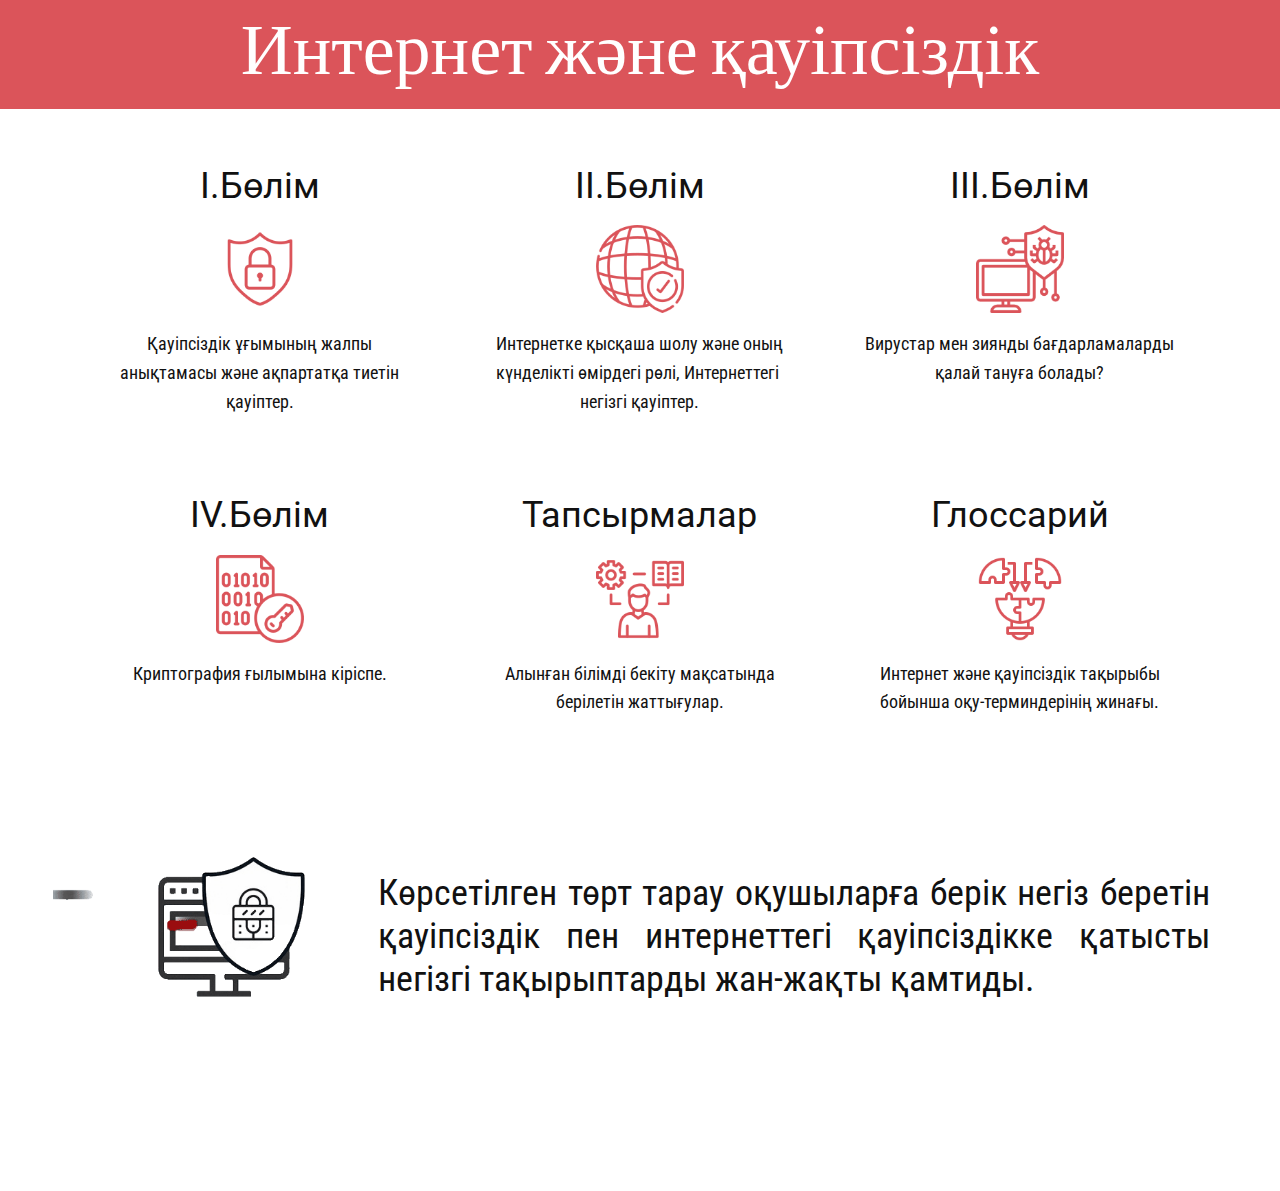
<file: index.html>
<!DOCTYPE html>
<html style="font-size: 16px;" lang="ru"><head>
    <meta name="viewport" content="width=device-width, initial-scale=1.0">
    <meta charset="utf-8">
    <meta name="keywords" content="Интернет және қауіпсіздік">
    <meta name="description" content="">
    <title>Интернет және қауіпсіздік</title>
    <link rel="stylesheet" href="nicepage.css" media="screen">
<link rel="stylesheet" href="Интернет-және-қауіпсіздік.css" media="screen">
    <script class="u-script" type="text/javascript" src="jquery.js" defer=""></script>
    <script class="u-script" type="text/javascript" src="nicepage.js" defer=""></script>
    <meta name="generator" content="Nicepage 5.8.2, nicepage.com">
    <meta name="referrer" content="origin">
    <link id="u-theme-google-font" rel="stylesheet" href="https://fonts.googleapis.com/css?family=Roboto:100,100i,300,300i,400,400i,500,500i,700,700i,900,900i|Open+Sans:300,300i,400,400i,500,500i,600,600i,700,700i,800,800i">
    <link id="u-page-google-font" rel="stylesheet" href="https://fonts.googleapis.com/css?family=Roboto+Condensed:300,300i,400,400i,700,700i|Abril+Fatface:400">
    
    
    
    
    <script type="application/ld+json">{
		"@context": "http://schema.org",
		"@type": "Organization",
		"name": ""
}</script>
    <meta name="theme-color" content="#478ac9">
    <meta property="og:title" content="Интернет және қауіпсіздік">
    <meta property="og:type" content="website">
  <meta data-intl-tel-input-cdn-path="intlTelInput/"></head>
  <body class="u-body u-overlap u-xl-mode" data-lang="ru"><header class="u-clearfix u-header u-palette-2-base u-sticky u-sticky-b554 u-header" id="sec-666b"><div class="u-clearfix u-sheet u-sheet-1">
        <h1 class="u-align-center-xs u-custom-font u-text u-text-default u-text-1">Интернет және қауіпсіздік</h1>
      </div><style class="u-sticky-style" data-style-id="b554">.u-sticky-fixed.u-sticky-b554:before, .u-body.u-sticky-fixed .u-sticky-b554:before {
borders: top right bottom left !important; border-color: #404040 !important; border-width: 2px !important
}</style></header>
    <section class="u-clearfix u-section-1" id="sec-0752">
      <div class="u-clearfix u-sheet u-sheet-1">
        <div class="u-expanded-width u-list u-list-1">
          <div class="u-repeater u-repeater-1">
            <div class="u-align-center u-container-style u-hover-feature u-list-item u-repeater-item u-shape-rectangle u-video-cover u-white u-list-item-1" data-href="1тарау/Жалпы-қауіпсіздік-туралы.html">
              <div class="u-container-layout u-similar-container u-container-layout-1">
                <h3 class="u-text u-text-1">I.Бөлім</h3><span class="u-file-icon u-icon u-text-palette-2-base u-icon-1"><img src="images/8430333-3994db62.png" alt=""></span>
                <p class="u-custom-font u-font-roboto-condensed u-text u-text-2"> Қауіпсіздік ұғымының жалпы анықтамасы және ақпартатқа тиетін қауіптер.</p>
              </div>
            </div>
            <div class="u-align-center u-container-style u-hover-feature u-list-item u-repeater-item u-shape-rectangle u-video-cover u-white u-list-item-2" data-href="2тарау/Интернеттегі-қауіпсіздік.html">
              <div class="u-container-layout u-similar-container u-container-layout-2">
                <h3 class="u-text u-text-3">I​I.Бөлім</h3><span class="u-file-icon u-icon u-text-palette-2-base u-icon-2"><img src="images/3043822-b7b15563.png" alt=""></span>
                <p class="u-custom-font u-font-roboto-condensed u-text u-text-4"> Интернетке қысқаша шолу және оның күнделікті өмірдегі рөлі, Интернеттегі&nbsp; негізгі қауіптер.</p>
              </div>
            </div>
            <div class="u-align-center u-container-style u-hover-feature u-list-item u-repeater-item u-shape-rectangle u-white u-list-item-3">
              <div class="u-container-layout u-similar-container u-container-layout-3">
                <h3 class="u-text u-text-5"> III.Бөлім</h3><span class="u-file-icon u-icon u-text-palette-2-base u-icon-3"><img src="images/1126229-0e937d11.png" alt=""></span>
                <p class="u-custom-font u-font-roboto-condensed u-text u-text-6"> Вирустар мен зиянды бағдарламаларды қалай тануға болады?</p>
              </div>
            </div>
            <div class="u-align-center u-container-style u-hover-feature u-list-item u-repeater-item u-shape-rectangle u-video-cover u-white u-list-item-4">
              <div class="u-container-layout u-similar-container u-container-layout-4">
                <h3 class="u-text u-text-7"> IV.Бөлім</h3><span class="u-file-icon u-icon u-text-palette-2-base u-icon-4"><img src="images/2096851-116b1ba3.png" alt=""></span>
                <p class="u-custom-font u-font-roboto-condensed u-text u-text-8">Криптография ғылымына кіріспе.</p>
              </div>
            </div>
            <div class="u-align-center u-container-style u-hover-feature u-list-item u-repeater-item u-shape-rectangle u-video-cover u-white u-list-item-5" data-href="Тапсырмалар/Тапсырмалар.html">
              <div class="u-container-layout u-similar-container u-container-layout-5">
                <h3 class="u-text u-text-9">Тапсырмалар</h3><span class="u-file-icon u-icon u-text-palette-2-base u-icon-5"><img src="images/4730568-77f136b7.png" alt=""></span>
                <p class="u-custom-font u-font-roboto-condensed u-text u-text-10">Алынған білімді бекіту мақсатында берілетін жаттығулар.</p>
              </div>
            </div>
            <div class="u-align-center u-container-style u-hover-feature u-list-item u-repeater-item u-shape-rectangle u-video-cover u-white u-list-item-6" data-href="Глоссарий/Глоссарий.html">
              <div class="u-container-layout u-similar-container u-container-layout-6">
                <h3 class="u-text u-text-11">Глоссарий</h3><span class="u-file-icon u-icon u-text-palette-2-base u-icon-6"><img src="images/4596506-a38820ec.png" alt=""></span>
                <p class="u-custom-font u-font-roboto-condensed u-text u-text-12">Интернет және қауіпсіздік тақырыбы бойынша оқу-терминдерінің жинағы.</p>
              </div>
            </div>
          </div>
        </div>
        <h3 class="u-align-justify u-custom-font u-font-roboto-condensed u-text u-text-13"> Көрсетілген төрт тарау оқушыларға берік негіз беретін қауіпсіздік пен интернеттегі қауіпсіздікке қатысты негізгі тақырыптарды жан-жақты қамтиды.</h3>
        <img class="u-image u-image-contain u-image-default u-image-1" src="images/ani-unscreen.gif" alt="" data-image-width="480" data-image-height="270">
      </div>
      
      
      
      
      
      
    </section>
    
    
    
    
    
  
</body></html>
</file>
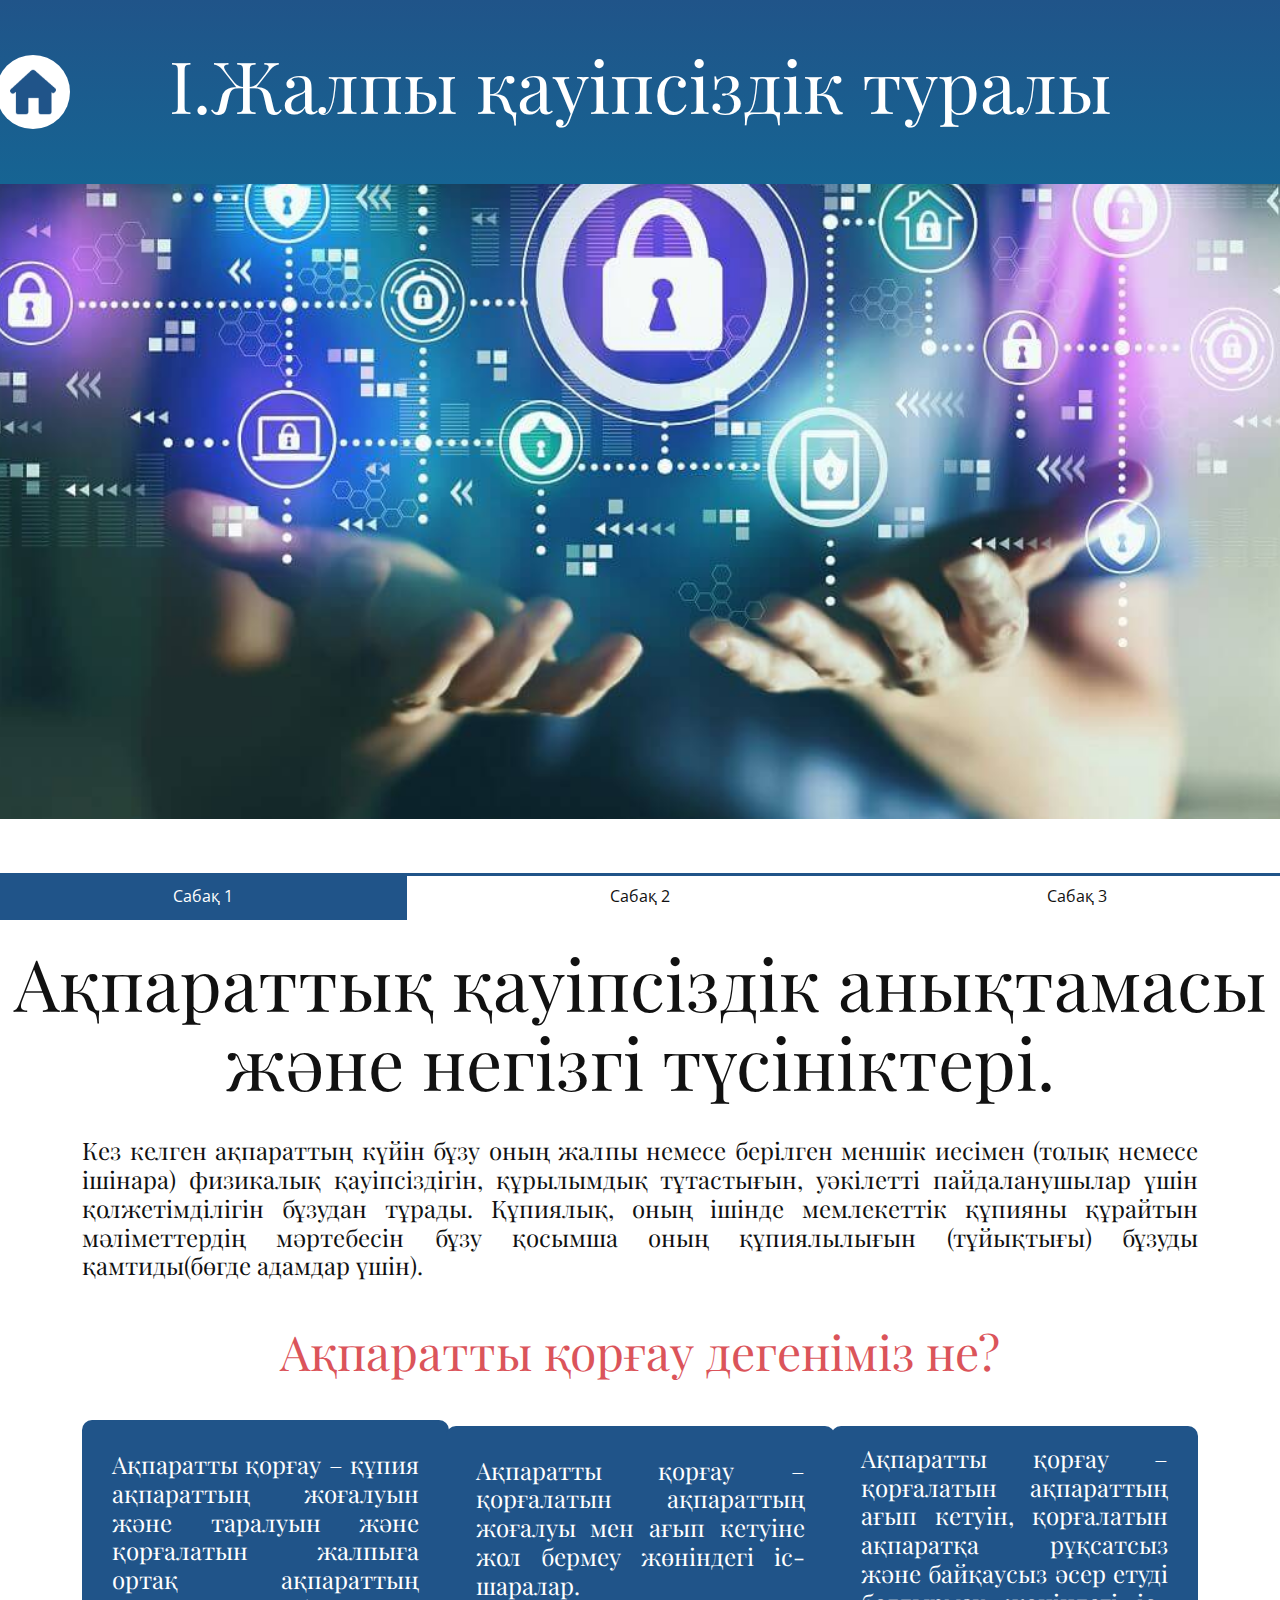
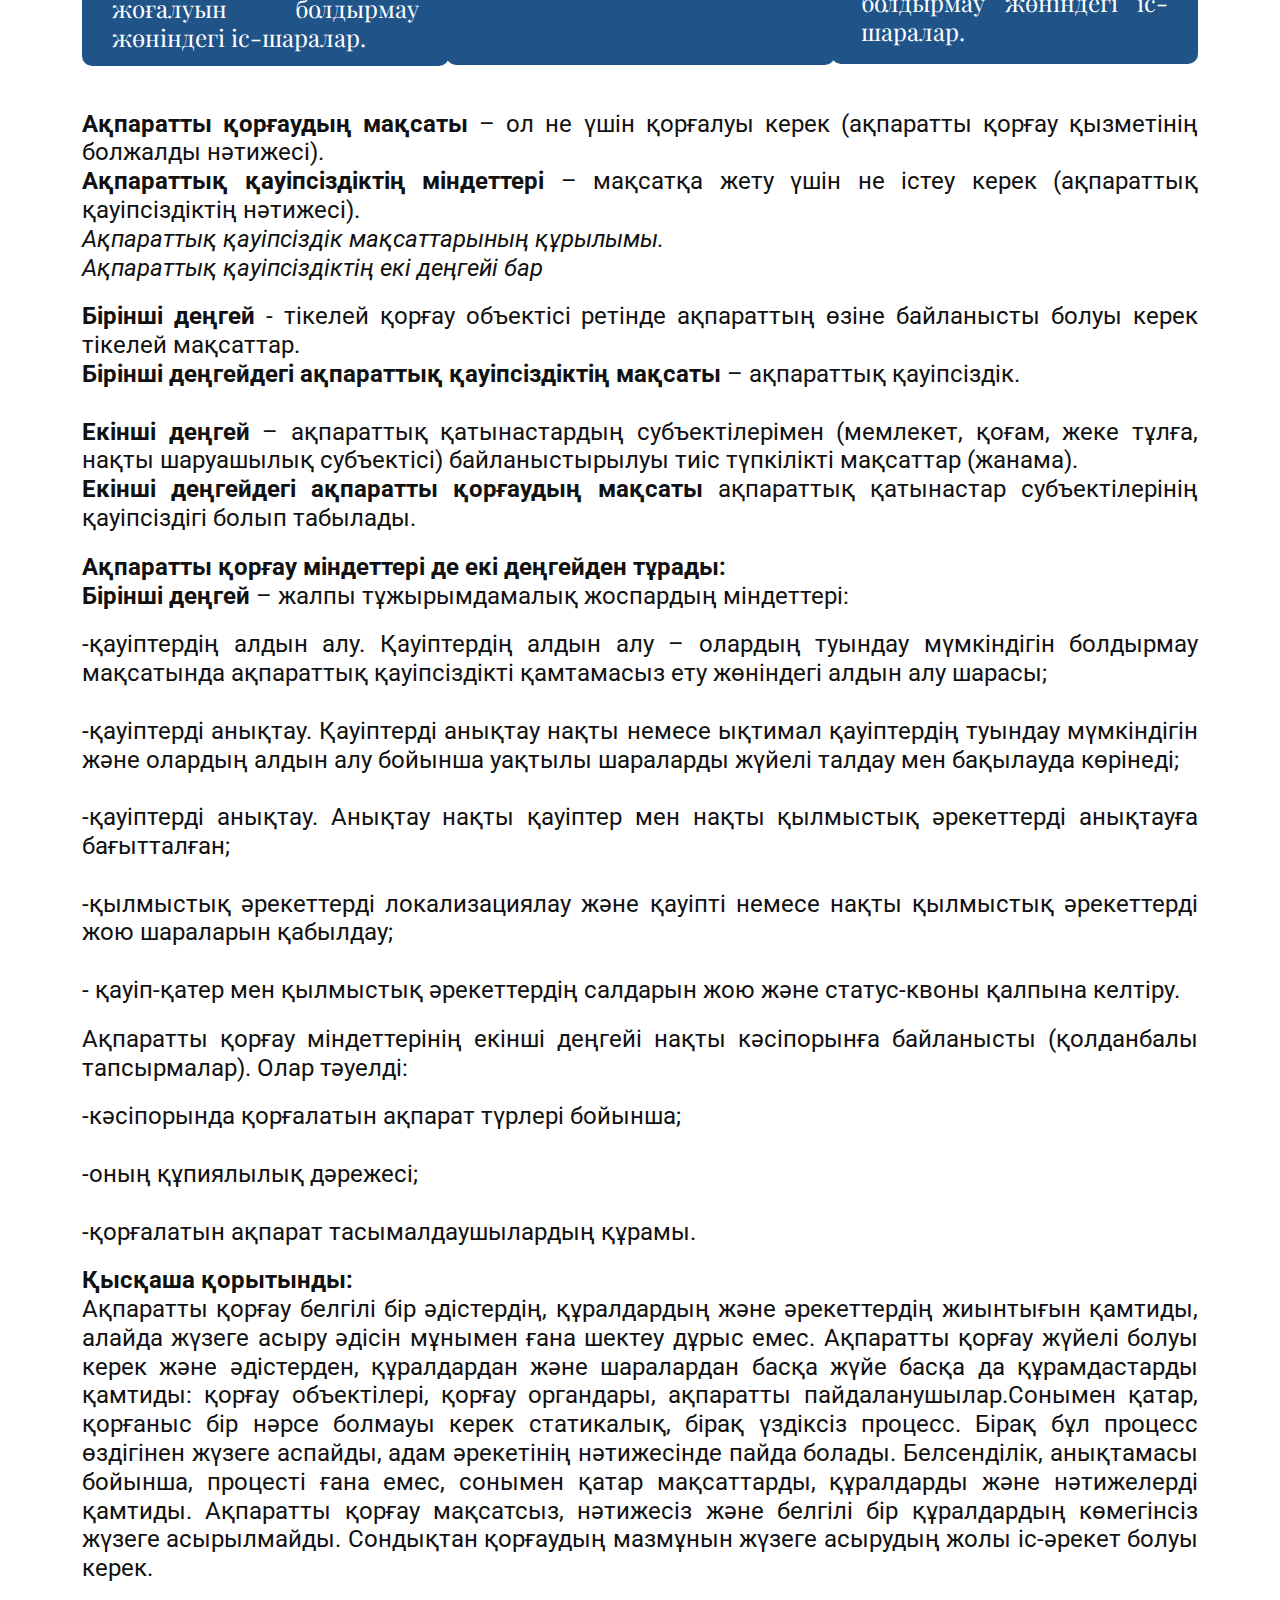
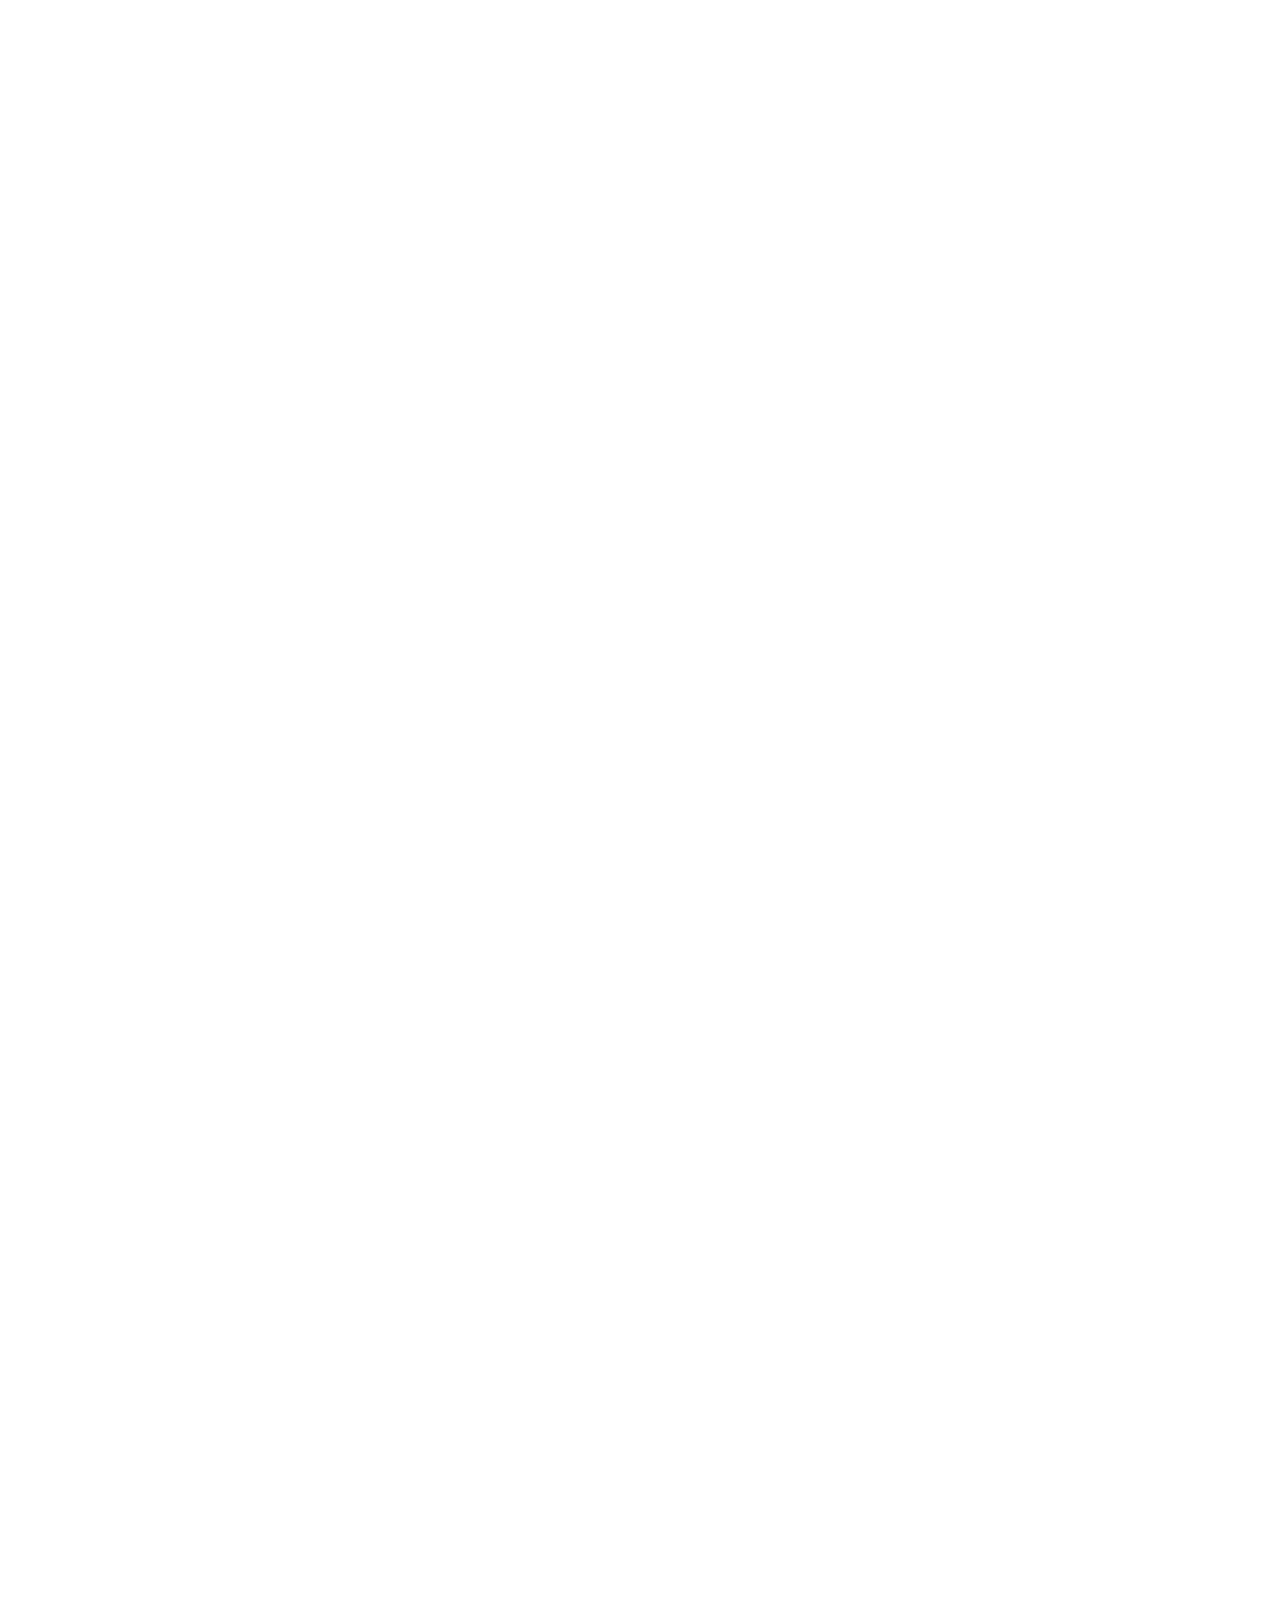
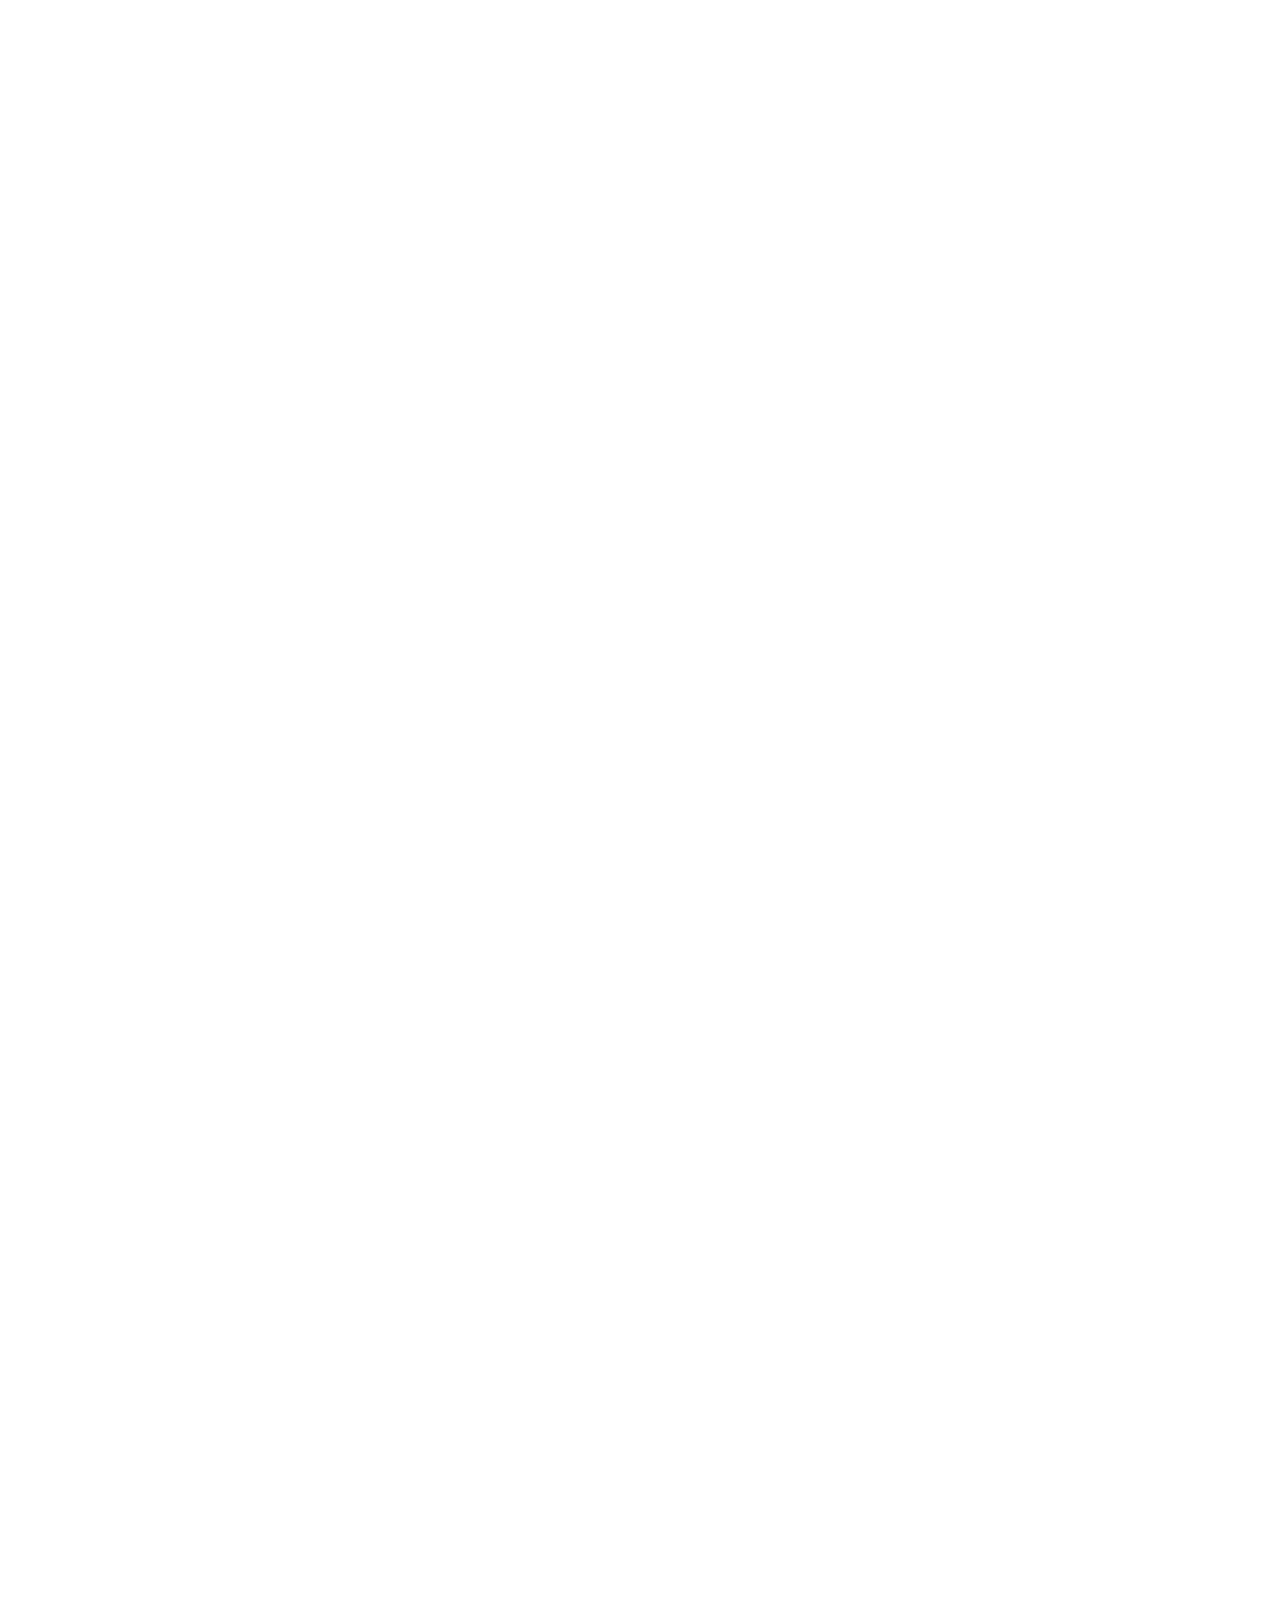
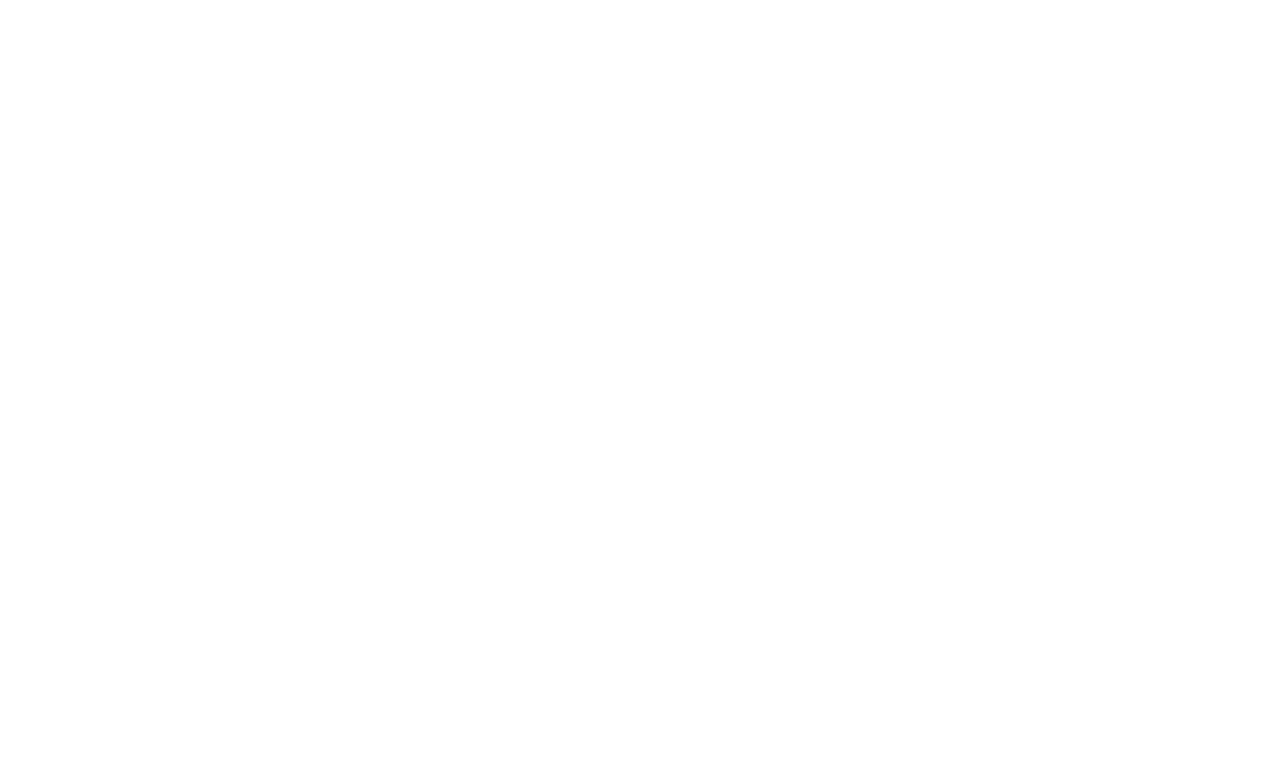
<file: 1тарау/Жалпы-қауіпсіздік-туралы.html>
<!DOCTYPE html>
<html style="font-size: 16px;" lang="ru"><head>
    <meta name="viewport" content="width=device-width, initial-scale=1.0">
    <meta charset="utf-8">
    <meta name="keywords" content="Жалпы қауіпсіздік туралы">
    <meta name="description" content="">
    <title>Жалпы қауіпсіздік туралы</title>
    <link rel="stylesheet" href="nicepage.css" media="screen">
<link rel="stylesheet" href="Жалпы-қауіпсіздік-туралы.css" media="screen">
    <script class="u-script" type="text/javascript" src="jquery.js" defer=""></script>
    <script class="u-script" type="text/javascript" src="nicepage.js" defer=""></script>
    <meta name="generator" content="Nicepage 5.8.2, nicepage.com">
    <link id="u-theme-google-font" rel="stylesheet" href="https://fonts.googleapis.com/css?family=Roboto:100,100i,300,300i,400,400i,500,500i,700,700i,900,900i|Open+Sans:300,300i,400,400i,500,500i,600,600i,700,700i,800,800i">
    <link id="u-page-google-font" rel="stylesheet" href="https://fonts.googleapis.com/css?family=Playfair+Display:400,400i,500,500i,600,600i,700,700i,800,800i,900,900i">
    
    
    
    <script type="application/ld+json">{
		"@context": "http://schema.org",
		"@type": "Organization",
		"name": "Копия Site4"
}</script>
    <meta name="theme-color" content="#478ac9">
    <meta property="og:title" content="Жалпы қауіпсіздік туралы">
    <meta property="og:type" content="website">
  <meta data-intl-tel-input-cdn-path="intlTelInput/"></head>
  <body class="u-body u-xl-mode" data-lang="ru"><header class="u-clearfix u-gradient u-header u-sticky u-sticky-2fd6 u-header" id="sec-436d"><div class="u-clearfix u-sheet u-sheet-1">
        <h1 class="u-align-center u-custom-font u-font-playfair-display u-text u-text-white u-text-1">I.Жалпы қауіпсіздік туралы</h1><span class="u-file-icon u-icon u-icon-circle u-text-custom-color-1 u-white u-icon-1" data-href="javascript:history.back()"><img src="images/20176-c1e41769.png" alt=""></span>
      </div></header>
    <section class="skrollable u-clearfix u-container-align-center u-image u-parallax u-section-1" id="sec-d8c9" data-image-width="1200" data-image-height="722">
      <div class="u-clearfix u-sheet u-sheet-1"></div>
    </section>
    <section class="u-align-left u-clearfix u-section-2" id="sec-9b41">
      <div class="u-expanded-width u-tab-links-align-justify u-tabs u-tabs-1">
        <ul class="u-spacing-30 u-tab-list u-unstyled" role="tablist">
          <li class="u-tab-item" role="presentation">
            <a class="active u-active-custom-color-1 u-button-style u-tab-link u-tab-link-1" id="link-tab-081f" href="#tab-081f" role="tab" aria-controls="tab-081f" aria-selected="true">Сабақ 1</a>
          </li>
          <li class="u-tab-item" role="presentation">
            <a class="u-active-custom-color-1 u-button-style u-tab-link u-tab-link-2" id="link-tab-3a42" href="#tab-3a42" role="tab" aria-controls="tab-3a42" aria-selected="false">Сабақ 2</a>
          </li>
          <li class="u-tab-item u-tab-item-3" role="presentation">
            <a class="u-active-custom-color-1 u-button-style u-tab-link u-tab-link-3" id="tab-d7e7" href="#link-tab-d7e7" role="tab" aria-controls="link-tab-d7e7" aria-selected="false">Сабақ 3</a>
          </li>
        </ul>
        <div class="u-tab-content">
          <div class="u-container-style u-tab-active u-tab-pane" id="tab-081f" role="tabpanel" aria-labelledby="link-tab-081f">
            <div class="u-container-layout u-container-layout-1">
              <div class="u-border-3 u-border-custom-color-1 u-expanded-width u-line u-line-horizontal u-line-1"></div>
              <h1 class="u-align-center u-custom-font u-font-playfair-display u-text u-text-default u-text-1"> Ақпараттық
қауіпсіздік анықтамасы және негізгі түсініктері.</h1>
              <h4 class="u-align-justify u-custom-font u-font-playfair-display u-text u-text-2">Кез келген ақпараттың күйін бұзу оның жалпы
немесе берілген меншік иесімен (толық немесе ішінара) физикалық қауіпсіздігін,
құрылымдық тұтастығын, уәкілетті пайдаланушылар үшін қолжетімділігін бұзудан
тұрады. Құпиялық, оның ішінде мемлекеттік құпияны құрайтын мәліметтердің
мәртебесін бұзу қосымша оның құпиялылығын (тұйықтығы) бұзуды қамтиды(бөгде
адамдар үшін). </h4>
              <h2 class="u-align-center u-custom-font u-font-playfair-display u-text u-text-palette-2-base u-text-3">Ақпаратты қорғау дегеніміз не?</h2>
              <div class="u-align-justify u-container-style u-custom-color-1 u-group u-radius-10 u-shape-round u-group-1">
                <div class="u-container-layout u-container-layout-2">
                  <h4 class="u-custom-font u-font-playfair-display u-text u-text-default u-text-4"> Ақпаратты қорғау – құпия ақпараттың жоғалуын және
таралуын және қорғалатын жалпыға ортақ ақпараттың жоғалуын болдырмау жөніндегі
іс-шаралар.</h4>
                </div>
              </div>
              <div class="u-align-justify u-container-style u-custom-color-1 u-group u-radius-10 u-shape-round u-group-2">
                <div class="u-container-layout u-valign-top u-container-layout-3">
                  <h4 class="u-custom-font u-font-playfair-display u-text u-text-default u-text-5">Ақпаратты қорғау – қорғалатын ақпараттың жоғалуы
мен ағып кетуіне жол бермеу жөніндегі іс-шаралар.</h4>
                </div>
              </div>
              <div class="u-align-justify u-container-style u-custom-color-1 u-group u-radius-10 u-shape-round u-group-3">
                <div class="u-container-layout u-valign-middle u-container-layout-4">
                  <h4 class="u-custom-font u-font-playfair-display u-text u-text-default u-text-6"> Ақпаратты қорғау – қорғалатын ақпараттың ағып
кетуін, қорғалатын ақпаратқа рұқсатсыз және байқаусыз әсер етуді болдырмау
жөніндегі іс-шаралар.</h4>
                </div>
              </div>
              <h4 class="u-align-justify u-text u-text-7">
                <span style="font-weight: 700;">Ақпаратты қорғаудың мақсаты</span> – ол не үшін қорғалуы
керек (ақпаратты қорғау қызметінің болжалды нәтижесі).&nbsp;<br>
                <span style="font-weight: 700;">Ақпараттық қауіпсіздіктің міндеттері</span> – мақсатқа
жету үшін не істеу керек (ақпараттық қауіпсіздіктің нәтижесі). <br>
                <span style="font-style: italic;">Ақпараттық қауіпсіздік мақсаттарының
     құрылымы. <br> Ақпараттық қауіпсіздіктің екі деңгейі бар
                </span>
              </h4>
              <h4 class="u-align-justify u-text u-text-8"><b>Бірінші
деңгей</b> - тікелей қорғау
объектісі ретінде ақпараттың өзіне байланысты болуы керек тікелей мақсаттар.<br><b>Бірінші
деңгейдегі ақпараттық қауіпсіздіктің мақсаты</b> – ақпараттық қауіпсіздік.
&nbsp;&nbsp;<br>
                <br><b>Екінші
деңгей</b> – ақпараттық
қатынастардың субъектілерімен (мемлекет, қоғам, жеке тұлға, нақты шаруашылық
субъектісі) байланыстырылуы тиіс түпкілікті мақсаттар (жанама).<br><b>Екінші
деңгейдегі ақпаратты қорғаудың мақсаты</b> ақпараттық қатынастар субъектілерінің қауіпсіздігі болып
табылады.
              </h4>
              <h4 class="u-align-justify u-text u-text-9"><b style="">Ақпаратты
қорғау міндеттері де екі деңгейден тұрады:</b>&nbsp;<br><b>Бірінші
деңгей</b> – жалпы тұжырымдамалық
жоспардың міндеттері:
              </h4>
              <h4 class="u-align-justify u-text u-text-10"><!--[if !supportLists]-->-қауіптердің алдын алу.
Қауіптердің алдын алу – олардың туындау мүмкіндігін болдырмау мақсатында
ақпараттық қауіпсіздікті қамтамасыз ету жөніндегі алдын алу шарасы;&nbsp;<!--[if !supportLists]-->
                <br>
                <br>-қауіптерді анықтау.
Қауіптерді анықтау нақты немесе ықтимал қауіптердің туындау мүмкіндігін және
олардың алдын алу бойынша уақтылы шараларды жүйелі талдау мен бақылауда
көрінеді;&nbsp;<!--[if !supportLists]-->
                <br>
                <br>-қауіптерді анықтау.
Анықтау нақты қауіптер мен нақты қылмыстық әрекеттерді анықтауға бағытталған;<!--[if !supportLists]-->
                <br>
                <br>-қылмыстық әрекеттерді локализациялау
және қауіпті немесе нақты қылмыстық әрекеттерді жою шараларын қабылдау;&nbsp;<!--[if !supportLists]-->
                <br>
                <br>-&nbsp;қауіп-қатер мен қылмыстық
әрекеттердің салдарын жою және статус-квоны қалпына келтіру.
              </h4>
              <h4 class="u-align-justify u-text u-text-11"> Ақпаратты қорғау міндеттерінің екінші деңгейі
нақты кәсіпорынға байланысты (қолданбалы тапсырмалар). Олар тәуелді:</h4>
              <h4 class="u-align-justify u-text u-text-12"><!--[if !supportLists]-->-кәсіпорында қорғалатын
ақпарат түрлері бойынша;&nbsp;<!--[if !supportLists]-->
                <br>
                <br>-оның құпиялылық дәрежесі;&nbsp;<!--[if !supportLists]-->
                <br>
                <br>-қорғалатын ақпарат
тасымалдаушылардың құрамы.
              </h4>
              <h4 class="u-align-justify u-text u-text-13"><b>Қысқаша
қорытынды:</b>&nbsp;<br>Ақпаратты қорғау белгілі бір әдістердің,
құралдардың және әрекеттердің жиынтығын қамтиды, алайда жүзеге асыру әдісін
мұнымен ғана шектеу дұрыс емес. Ақпаратты қорғау жүйелі болуы керек және
әдістерден, құралдардан және шаралардан басқа жүйе басқа да құрамдастарды
қамтиды: қорғау объектілері, қорғау органдары, ақпаратты пайдаланушылар.Сонымен
қатар, қорғаныс бір нәрсе болмауы керек статикалық, бірақ үздіксіз процесс.
Бірақ бұл процесс өздігінен жүзеге аспайды, адам әрекетінің нәтижесінде пайда
болады. Белсенділік, анықтамасы бойынша, процесті ғана емес, сонымен қатар
мақсаттарды, құралдарды және нәтижелерді қамтиды. Ақпаратты қорғау мақсатсыз,
нәтижесіз және белгілі бір құралдардың көмегінсіз жүзеге асырылмайды. Сондықтан
қорғаудың мазмұнын жүзеге асырудың жолы іс-әрекет болуы керек.
              </h4>
            </div>
          </div>
          <div class="u-container-style u-tab-pane" id="tab-3a42" role="tabpanel" aria-labelledby="link-tab-3a42">
            <div class="u-container-layout u-container-layout-5">
              <h1 class="u-align-center u-custom-font u-font-playfair-display u-text u-text-14"> Қазақстан
Республикасындағы ақпараттық қауіпсіздік пен ақпаратты қорғаудың
нормативтік-құқықтық базасы</h1>
              <h3 class="u-align-justify u-text u-text-15"><b>Ақпараттық қауіпсіздіктің
заңнамалық деңгейі.</b>
              </h3>
              <h4 class="u-align-justify u-text u-text-16"> Ақпараттық қауіпсіздік мәселесінде тек
интеграцияланған тәсіл ғана табысқа жете алады.
Ақпараттық қауіпсіздікті қамтамасыз ету үшін ең
маңыздысы – заңнамалық деңгей. Адамдардың көпшілігі заңсыз әрекеттерді
техникалық мүмкін емес болғандықтан емес, қоғам оны айыптайтындықтан
және/немесе жазалағандықтан жасамайды, өйткені ол қабылданбайды.</h4>
              <h3 class="u-align-justify u-text u-text-17"> Заңнамалық деңгейде шаралардың екі тобын
ажыратамыз:</h3>
              <h4 class="u-align-justify u-text u-text-18"> ·қоғамда ақпараттық қауіпсіздікті бұзушылар мен
бұзушыларға теріс (соның ішінде жаза қолдану арқылы) көзқарасты қалыптастыруға
және сақтауға бағытталған шаралар (оларды шектеу шаралары деп атаймыз);&nbsp;<!--[if !supportLists]-->
                <br>·ақпараттық қауіпсіздік саласында қоғамның білімін
арттыруға ықпал ететін шараларды бағыттау және үйлестіру, ақпараттық
қауіпсіздікті қамтамасыз ету құралдарын әзірлеуге және таратуға көмектесу
(шығармашылық бағыттылық шаралары).
              </h4>
              <h4 class="u-align-justify u-text u-text-19"> Іс жүзінде шаралардың екі тобы да бірдей маңызды,
бірақ біз ақпараттық қауіпсіздік ережелері мен нормаларын саналы түрде сақтау
аспектісін атап өткіміз келеді. Бұл ақпараттық қатынастардың барлық субъектілері
үшін маңызды, өйткені тек құқық қорғау органдарының қорғауына сену аңғалдық
болар еді. Бұл сондай-ақ міндеттеріне тәртіп бұзушыларды жазалау кіретін
адамдар үшін қажет, өйткені дәлелдемелерді көрсету қажет&nbsp; арнайы дайындықсыз компьютерлік қылмыстарды
тергеу және соттау мүмкін емес.
&nbsp;&nbsp;<br>
                <br>Заң шығару деңгейіндегі ең маңызды (бәлкім, ең
қиыны) – заң жобаларын әзірлеу үдерісін ақпараттық технологиялардың
шындықтарымен және прогресімен үйлестіруге мүмкіндік беретін механизмді құру.
Заңдар өмірден озып кете алмайды, бірақ артта қалудың тым үлкен болмауы
маңызды, өйткені іс жүзінде, басқа жағымсыз тұстармен қатар, бұл ақпараттық
қауіпсіздіктің төмендеуіне әкеледі.
&nbsp;
Ақпараттық қауіпсіздік саласындағы қазақстандық
заңнамаға шолу.&nbsp;<br>
                <br>Ақпараттық қауіпсіздік мәселелерін қозғайтын
жалпы мақсаттағы құқықтық актілер Қазақстан Республикасының Конституциясы және
Қазақстан Республикасының Ақпараттық қауіпсіздік тұжырымдамасы болып табылады.
&nbsp;&nbsp;<br>
                <br>Конституцияның 18-бабының 3-тармағына сәйкес,
мемлекеттiк органдар мен жергiлiктi өзiн-өзi басқару органдары, олардың
лауазымды адамдары, егер заңда өзгеше көзделмесе, әркiмнiң құқықтары мен
бостандықтарына тiкелей әсер ететiн құжаттармен және материалдармен танысу
мүмкiндiгiн қамтамасыз етуге мiндеттi. заң.
&nbsp;&nbsp;<br>
                <br>18-баптың 1-тармағында жеке салымдар мен
жинақтардың, хат-хабарлардың, телефон арқылы сөйлесулердің, пошта, телеграф
және өзге де хабарлардың құпиялылығына кепілдік берілген. Бұл құқықты шектеуге
заңда тікелей белгіленген жағдайларда және тәртіппен ғана жол беріледі.
&nbsp;&nbsp;<br>
                <br>Негізінде ақпаратқа құқықты қағаз технологиясы
арқылы жүзеге асыруға болады, бірақ қазіргі жағдайда азаматтар үшін ең
практикалық және қолайлысы тиісті заң шығарушы, атқарушы және сот органдарымен
ақпараттық серверлерді құру және ақпараттың қолжетімділігі мен тұтастығын
сақтау болып табылады. оларда ұсынылған ақпарат, яғни олардың (серверлердің)
ақпараттық қауіпсіздігін қамтамасыз ету.
&nbsp;&nbsp;<br>
                <br>Конституцияның 18-бабының 1-тармағында жеке
өмірге, жеке және отбасы құпиясына, ар-намысы мен қадір-қасиетін қорғау құқығына,
20-бабында ақпаратты кез келген заңды жолмен еркін алуға, беруге, өндіруге және
таратуға құқығы бар. Осы ережелерді заманауи түсіндіру деректердің, оның ішінде
оларды компьютерлік желілер арқылы беру процесінде, сондай-ақ ақпаратты қорғау
құралдарына қол жеткізудің құпиялылығын қамтамасыз етуді қамтиды.
&nbsp;&nbsp;<br>
                <br>Қазақстан Республикасының Азаматтық кодексінде
банктік және коммерциялық құпия сияқты ұғымдар бар. Мәліметтер үшінші
тұлғаларға белгісіз болғандықтан нақты немесе әлеуетті коммерциялық құндылыққа
ие болған, оған заңды негізде еркін қол жеткізу мүмкін болмаған және ақпарат
иесі оның құпиялылығын қорғау шараларын қабылдаған жағдайда ақпарат банктік
немесе коммерциялық құпияны құрайды. Бұл, кем дегенде, ақпараттық қауіпсіздік
мәселелері бойынша құзыретті және құпиялылықты қамтамасыз етудің қолжетімді
(және заңды) құралдарының болуын білдіреді.
&nbsp;<br>
                <br>Ақпараттық қауіпсіздікті қамтамасыз етуде
Қазақстан Республикасының Қылмыстық кодексінің 200-бабы – Коммерциялық немесе
банктік құпияны құрайтын мәліметтерді заңсыз алу және жария ету өте
жетілдірілген.&nbsp;<br>
                <br>227-бап. Компьютерлік ақпаратқа заңсыз қол жеткізу, компьютерлер
үшін зиянды бағдарламаларды жасау, пайдалану және тарату. 268-бап
&nbsp;&nbsp;<br>
                <br>Ақпараттың құпиялылығын қамтамасыз ету бөлігінде
мемлекеттің мүдделері «Мемлекеттік құпиялар туралы» Заңда (1997 жылғы 6
қазандағы өзгертулерімен) барынша толық көрсетілген. Ол мемлекеттік құпияларды
өзінің әскери, сыртқы саяси, экономикалық, барлау, қарсы барлау және
жедел-іздестіру қызметі саласындағы мемлекет қорғайтын, тарату Ресей Федерациясының
қауіпсіздігіне зиян келтіруі мүмкін ақпарат ретінде анықтайды.
&nbsp;&nbsp;<br>
                <br>Ол сондай-ақ ақпаратты қорғау құралдарын
анықтайды. Осы Заңға сәйкес бұл мемлекеттік құпияны құрайтын ақпаратты қорғауға
арналған техникалық, криптографиялық, бағдарламалық және өзге де құралдар; олар
қолданылатын құралдар
енгізілген, сондай-ақ ақпаратты қорғаудың
тиімділігін бақылау құралдары. Біз анықтаманың соңғы бөлігінің маңыздылығын
атап өтеміз.
              </h4>
              <h3 class="u-align-center-xs u-align-justify-lg u-align-justify-md u-align-justify-sm u-align-justify-xl u-text u-text-20"><b>«Ақпараттандыру
туралы» Заң</b>
              </h3>
              <h4 class="u-align-justify u-text u-text-21"> Ақпараттық қауіпсіздік мәселелері бойынша
қазақстандық заңдардың ішінде 2007 жылғы 11 қаңтардағы № 217-III ҚР Заңы
«Ақпараттандыру туралы» заңы негіз болып саналады. Онда негізгі анықтамалар
берілген және осы саладағы заңнаманы дамытудың бағыттары көрсетілген.</h4>
              <h3 class="u-align-justify u-text u-text-22"><b>Осы анықтамалардың
кейбірін келтірейік:</b>
              </h3>
              <h4 class="u-align-justify u-text u-text-23"><!--[if !supportLists]-->o&nbsp;&nbsp; <!--[endif]-->ақпарат – олардың берілу
формасына қарамастан адамдар, заттар, фактілер, оқиғалар, құбылыстар мен
процестер туралы ақпарат;&nbsp;<!--[if !supportLists]-->
                <br>
                <br>o&nbsp;&nbsp; <!--[endif]-->ақпараттық қауіпсіздік –
мемлекеттік ақпараттық ресурстардың, сондай-ақ ақпарат саласындағы жеке адамның
құқықтары мен қоғам мүдделерінің қауіпсіздігінің жай-күйі;&nbsp;<!--[if !supportLists]-->
                <br>
                <br>o&nbsp;&nbsp; <!--[endif]-->Ақпараттандыру –
ақпараттық технологияларды пайдалану негізінде электрондық ақпараттық
ресурстарды, ақпараттық жүйелерді қалыптастыруға және дамытуға бағытталған
ұйымдастырушылық, әлеуметтік-экономикалық, ғылыми-техникалық процесс;&nbsp;<!--[if !supportLists]-->
                <br>
                <br>o&nbsp;&nbsp; <!--[endif]-->ақпараттық жұмыс –
электрондық ақпараттық ресурстар мен ақпараттық жүйелерді құру бойынша қызмет;&nbsp;<!--[if !supportLists]-->
                <br>
                <br>o&nbsp;&nbsp; <!--[endif]-->ақпараттық жүйе –
ақпараттық процестерді жүзеге асыруға арналған аппараттық-бағдарламалық кешен;&nbsp;<!--[if !supportLists]-->
                <br>
                <br>o&nbsp;&nbsp; <!--[endif]-->ақпараттық жүйелердің
аудиті – ақпараттық жүйенің ағымдағы жай-күйін, онда болып жатқан әрекеттер мен
оқиғаларды бағалаудың, олардың белгілі бір критерийлерге, техникалық
регламенттерге, стандарттарға, нормативтік-техникалық құжаттамаға және (немесе)
тапсырыс берушіге сәйкестік деңгейін белгілеудің жүйелі процесі. талаптар;&nbsp;<!--[if !supportLists]-->
                <br>
                <br>o&nbsp;&nbsp; <!--[endif]-->ақпараттық-коммуникациялық
желі – ақпараттық жүйелер арасындағы немесе олардың құрамдас бөліктері
арасындағы өзара іс-қимылды, сондай-ақ электрондық ақпараттық ресурстарды
беруді қамтамасыз етуге арналған техникалық және аппараттық-бағдарламалық
құралдардың жиынтығы;&nbsp;<!--[if !supportLists]-->
                <br>
                <br>o&nbsp;&nbsp; <!--[endif]-->ақпараттық қызметтер –
пайдаланушыларды электрондық ақпараттық ресурстармен қамтамасыз ету бойынша
қызмет;&nbsp;<!--[if !supportLists]-->
                <br>
                <br>o&nbsp;&nbsp; <!--[endif]-->ақпараттық процестер –
ақпараттық технологияларды пайдалана отырып, электрондық ақпараттық ресурстарды
құру, жинау, өңдеу, жинақтау, сақтау, іздеу, беру, пайдалану және тарату
процестері;&nbsp;<!--[if !supportLists]-->
                <br>
                <br>o&nbsp;&nbsp; <!--[endif]-->ақпараттық технологиялар
– ақпаратты жинауды, құруды, сақтауды, жинақтауды, өңдеуді, іздеуді, шығаруды,
көшіруді, беруді және таратуды қамтамасыз ететін технологиялық кешенге
біріктірілген әдістердің, өндірістік процестердің және бағдарламалық-техникалық
құралдардың жиынтығы;&nbsp;<!--[if !supportLists]-->
                <br>
                <br>o&nbsp;&nbsp; <!--[endif]-->құжатталған ақпарат – оны
сәйкестендіруге мүмкіндік беретін реквизиттері бар материалды тасымалдаушыға
жазылған ақпарат;&nbsp;<!--[if !supportLists]-->
                <br>
                <br>o&nbsp;&nbsp; <!--[endif]-->құпия электрондық
ақпараттық ресурстар – мемлекеттік құпияларды қамтымайтын, Қазақстан
Республикасының заңнамасына сәйкес қол жеткізуі шектелген электрондық
ақпараттық ресурстар немесе олардың иесі немесе Қазақстан Республикасының
заңнамасында көзделген жағдайларда иесі;<!--[if !supportLists]-->
                <br>
                <br>o&nbsp;&nbsp; <!--[endif]-->пайдаланушы – өзіне
қажетті электрондық ақпараттық ресурстарды алу және оларды пайдалану үшін
ақпараттық жүйеге жүгінетін субъект;&nbsp;<!--[if !supportLists]-->
                <br>
                <br>o&nbsp;&nbsp; <!--[endif]-->электрондық ақпараттық
ресурстардың, ақпараттық жүйелердің меншік иесі – осы объектілерге иелік ету,
пайдалану және оларға билік ету құқықтарын олардың иесі айқындайтын шекте және
тәртіппен жүзеге асыратын субъект;&nbsp;<!--[if !supportLists]-->
                <br>
                <br>o&nbsp;&nbsp; <!--[endif]-->электрондық ақпараттық
ресурстарды, ақпараттық жүйелерді қорғау – оларды сақтауға, электрондық
ресурстарға рұқсатсыз қол жеткізуді болдырмауға бағытталған құқықтық,
ұйымдастырушылық және техникалық шаралар кешені&nbsp;
ақпаратты алу, көшіру, тарату, бұрмалау, жою немесе бұғаттау жөніндегі
заңсыз әрекеттерді қоса алғанда, ақпараттық ресурстарды, ақпараттық жүйелерді;&nbsp;<!--[if !supportLists]-->
                <br>
                <br>o&nbsp;&nbsp; <!--[endif]-->құпия ақпарат – қол
жеткізу Қазақстан Республикасының заңнамасына сәйкес шектелген құжатталған
ақпарат.
              </h4>
              <h3 class="u-align-center-xs u-align-justify-lg u-align-justify-md u-align-justify-sm u-align-justify-xl u-text u-text-24"><b>Заң
ақпаратты қорғаудың келесі мақсаттарын анықтайды:</b>
              </h3>
              <h4 class="u-align-justify u-text u-text-25"> o&nbsp;&nbsp; <!--[endif]-->ақпараттың ағып кетуіне,
ұрлануына, жоғалуына, бұрмалануына, бұрмалануына жол бермеу;&nbsp;<!--[if !supportLists]-->
                <br>
                <br>o&nbsp;&nbsp; <!--[endif]-->жеке адамның, қоғамның,
мемлекеттің қауіпсіздігіне төнетін қатерлердің алдын алу;&nbsp;<!--[if !supportLists]-->
                <br>
                <br>o&nbsp;&nbsp; <!--[endif]-->ақпаратты жою, өзгерту,
бұрмалау, көшіру, блоктау бойынша рұқсат етілмеген әрекеттерді болдырмау;<!--[if !supportLists]-->
                <br>
                <br>o&nbsp;ақпараттық ресурстар мен
ақпараттық жүйелерге заңсыз араласудың басқа да нысандарын болдырмау, меншік объектісі
ретінде құжатталған ақпараттың құқықтық режимін қамтамасыз ету;&nbsp;<!--[if !supportLists]-->
                <br>
                <br>o&nbsp;&nbsp; <!--[endif]-->азаматтардың жеке
құпиясын және ақпараттық жүйелерде бар дербес деректердің құпиялығын сақтауға
конституциялық құқықтарын қорғау;&nbsp;<!--[if !supportLists]-->
                <br>
                <br>o&nbsp;&nbsp; <!--[endif]-->заңға сәйкес мемлекеттік
құпиялардың сақталуы, құжатталған ақпараттың құпиялылығы;
Ақпараттық процестерде және ақпараттық жүйелерді,
технологияларды және оларды қамтамасыз ету құралдарын әзірлеу, өндіру және
қолдану субъектілерінің құқықтарын қамтамасыз ету.
              </h4>
              <h4 class="u-align-justify u-text u-text-26"> Мұнда қорғалатын ақпараттың үш түрі анық
ажыратылады, олардың екіншісіне, атап айтқанда, коммерциялық ақпарат кіреді.
Тек құжатталған ақпарат қорғауға жататындықтан, коммерциялық ақпаратты
материалдық тасымалдағышқа бекіту және оның реквизиттерін беру қажетті шарт
болып табылады. Айта кетейік, Заңның осы бөлігінде біз тек құпиялылық туралы
айтып отырмыз; ақпараттық қауіпсіздіктің басқа аспектілері ұмытылады.
&nbsp;
Мемлекеттік құпияларды және жеке мәліметтерді
қорғауды мемлекет өз мойнына алатынын атап өтейік; басқа құпия ақпарат оның
иелерінің жауапкершілігі болып табылады.
&nbsp;
Ақпаратты қалай қорғауға болады? Бұл «Электрондық
ақпараттық ресурстар мен ақпараттық жүйелерді қорғау туралы» Заңның 8-тарауында
қалай түсіндіріледі:</h4>
              <div id="carousel-504a" data-interval="5000" data-u-ride="carousel" class="u-carousel u-expanded-width-sm u-expanded-width-xs u-slider u-slider-1">
                <ol class="u-absolute-hcenter u-carousel-indicators u-carousel-indicators-1">
                  <li data-u-target="#carousel-504a" class="u-active u-grey-30 u-shape-circle" data-u-slide-to="0" style="width: 10px; height: 10px;"></li>
                  <li data-u-target="#carousel-504a" class="u-grey-30 u-shape-circle" data-u-slide-to="1" style="width: 10px; height: 10px;"></li>
                  <li data-u-target="#carousel-504a" class="u-grey-30 u-shape-circle" data-u-slide-to="2" style="width: 10px; height: 10px;"></li>
                  <li data-u-target="#carousel-504a" class="u-grey-30 u-shape-circle" data-u-slide-to="3" style="width: 10px; height: 10px;"></li>
                </ol>
                <div class="u-carousel-inner" role="listbox">
                  <div class="u-active u-carousel-item u-container-style u-slide">
                    <div class="u-container-layout u-container-layout-6">
                      <p class="u-align-justify u-large-text u-text u-text-variant u-text-27">
                        <span style="font-style: italic;"> Электрондық ақпараттық ресурстар мен ақпараттық
     жүйелерді қорғау мыналарды жүзеге асыру мақсатында құқықтық, ұйымдастырушылық
     және техникалық (бағдарламалық-техникалық) шараларды қабылдаудан тұрады</span>
                        <br>1)&nbsp;&nbsp;&nbsp;&nbsp;&nbsp; <!--[endif]-->электрондық ақпараттық
ресурстардың тұтастығын және қауіпсіздігін қамтамасыз ету, оларды рұқсатсыз
өзгертуге немесе жоюға жол бермеу;&nbsp;<!--[if !supportLists]-->
                        <br>
                        <br>2)&nbsp;&nbsp;&nbsp;&nbsp;&nbsp; <!--[endif]-->қолжетімділігі шектеулі
электрондық ақпараттық ресурстардың құпиялылығын сақтау;&nbsp;<!--[if !supportLists]-->
                        <br>
                        <br>3)&nbsp;&nbsp;&nbsp;&nbsp;&nbsp; <!--[endif]-->электрондық ақпараттық
ресурстарға қол жеткізу құқығын жүзеге асыру;&nbsp;<!--[if !supportLists]-->
                        <br>
                        <br>4)&nbsp;&nbsp;&nbsp;&nbsp;&nbsp; <!--[endif]-->электрондық ақпараттық
ресурстарды өңдеу және беру құралдарына рұқсатсыз әсер етуді болдырмау.
                      </p>
                      <h4 class="u-align-center u-text u-text-default u-text-28">41-бап</h4>
                    </div>
                  </div>
                  <div class="u-carousel-item u-container-style u-slide">
                    <div class="u-container-layout u-container-layout-7">
                      <p class="u-align-justify u-large-text u-text u-text-variant u-text-29">
                        <span style="font-style: italic;"> Электрондық ақпараттық ресурстар мен ақпараттық
     жүйелерді қорғау мыналар бойынша рұқсат етілмеген әрекеттердің алдын алуға
     бағытталған:</span>
                        <br> &nbsp; <!--[if !supportLists]-->1)&nbsp;&nbsp;&nbsp;&nbsp;&nbsp; <!--[endif]-->электрондық ақпараттық
ресурстарды бұғаттау, яғни ақпараттық жүйеге және ол ұсынатын электрондық
ақпараттық ресурстарға қол жеткізуді шектеуге немесе жабуға әкеп соғатын
әрекеттерді жасау;&nbsp;<!--[if !supportLists]-->
                        <br>
                        <br>2)&nbsp;&nbsp;&nbsp;&nbsp;&nbsp; <!--[endif]-->электрондық ақпараттық
ресурстарды түрлендіру, яғни материалдық жеткізгіште орналасқан
бағдарламаларға, дерекқорларға, мәтіндік ақпаратқа өзгерістер енгізу;&nbsp;<!--[if !supportLists]-->
                        <br>
                        <br>3)&nbsp;&nbsp;&nbsp;&nbsp;&nbsp; <!--[endif]-->электрондық ақпараттық
ресурсты көшіру, яғни ақпаратты басқа материалдық тасымалдағышқа беру;<br>
                        <br>4)&nbsp;&nbsp;&nbsp;&nbsp;&nbsp; <!--[endif]-->бағдарламалық өнімдерді
авторлық құқық иеленушінің рұқсатынсыз пайдалану;&nbsp;<!--[if !supportLists]-->
                        <br>
                        <br>5)&nbsp;&nbsp;&nbsp;&nbsp;&nbsp; <!--[endif]-->ақпараттық жүйелердің
және (немесе) бағдарламалық өнімдердің жұмысын бұзу немесе
ақпараттық-коммуникациялық желінің жұмыс істеуін бұзу.
                      </p>
                      <h4 class="u-align-center u-text u-text-default u-text-30"> 41-бап<br>
                      </h4>
                    </div>
                  </div>
                  <div class="u-carousel-item u-container-style u-slide">
                    <div class="u-container-layout u-container-layout-8">
                      <p class="u-align-justify u-large-text u-text u-text-variant u-text-31">
                        <span style="font-style: italic;"></span>
                        <span style="font-style: italic;"> Электрондық ақпараттық ресурстарды қорғауды
ұйымдастыру <br>Электрондық ақпараттық ресурстарды қорғау:
                        </span>
                        <br><!--[if !supportLists]-->1)жалпыға қолжетімді
электрондық ақпараттық ресурстарға қатысты – электрондық ақпараттық ресурстарды
таратушы тұлға;&nbsp;<!--[if !supportLists]-->
                        <br>
                        <br>2)осындай электрондық
ақпараттық ресурстарды қамтитын ақпараттық жүйенің меншік иесінің, меншік
иесінің немесе ұлттық оператордың қол жеткізуі заңнамамен шектелген электрондық
ақпараттық ресурстарға қатысты;&nbsp;<!--[if !supportLists]-->
                        <br>
                        <br>3)олардың меншiк иесi
немесе иесi қол жеткiзуi шектелген электрондық ақпараттық ресурстарға қатысты –
электрондық ақпараттық ресурстардың меншiк иесi немесе иесi.
                      </p>
                    </div>
                  </div>
                  <div class="u-align-justify u-carousel-item u-container-style u-slide">
                    <div class="u-container-layout u-container-layout-9">
                      <p class="u-large-text u-text u-text-default u-text-variant u-text-32">
                        <span style="font-style: italic;"> Жеке сипаттағы электрондық ақпараттық ресурстарды қорғау</span>
                        <br>
                        <br>Дербес деректерді қамтитын электрондық
     ақпараттық ресурстарды алған ақпараттық жүйелердің меншік иелері немесе
     иелері оларды жария етуден қорғау шараларын қолдануға міндетті. Мұндай
     міндеттеме дербес деректерді қамтитын электрондық ақпараттық ресурстарды
     алған кезден бастап және оларды жоюға немесе иеліктен шығаруға дейін не
     осы деректерге жататын тұлғадан оларды ашуға келісім алғанға дейін
     туындайды.<br> Дербес деректерді қамтитын электрондық
     ақпараттық ресурстарды кейіннен беруге олар қатысты тұлғаның келісімімен
     немесе Қазақстан Республикасының заңдарында белгіленген өзге де негіздер
     бойынша ғана жол беріледі.
                      </p>
                    </div>
                  </div>
                </div>
                <a class="u-absolute-vcenter u-carousel-control u-carousel-control-prev u-grey-70 u-hidden-xs u-icon-circle u-spacing-10 u-carousel-control-1" href="#carousel-504a" role="button" data-u-slide="prev">
                  <span aria-hidden="true">
                    <svg viewBox="0 0 451.847 451.847"><path d="M97.141,225.92c0-8.095,3.091-16.192,9.259-22.366L300.689,9.27c12.359-12.359,32.397-12.359,44.751,0
c12.354,12.354,12.354,32.388,0,44.748L173.525,225.92l171.903,171.909c12.354,12.354,12.354,32.391,0,44.744
c-12.354,12.365-32.386,12.365-44.745,0l-194.29-194.281C100.226,242.115,97.141,234.018,97.141,225.92z"></path></svg>
                  </span>
                  <span class="sr-only">
                    <svg viewBox="0 0 451.847 451.847"><path d="M97.141,225.92c0-8.095,3.091-16.192,9.259-22.366L300.689,9.27c12.359-12.359,32.397-12.359,44.751,0
c12.354,12.354,12.354,32.388,0,44.748L173.525,225.92l171.903,171.909c12.354,12.354,12.354,32.391,0,44.744
c-12.354,12.365-32.386,12.365-44.745,0l-194.29-194.281C100.226,242.115,97.141,234.018,97.141,225.92z"></path></svg>
                  </span>
                </a>
                <a class="u-absolute-vcenter u-carousel-control u-carousel-control-next u-grey-70 u-hidden-xs u-icon-circle u-spacing-10 u-carousel-control-2" href="#carousel-504a" role="button" data-u-slide="next">
                  <span aria-hidden="true">
                    <svg viewBox="0 0 451.846 451.847"><path d="M345.441,248.292L151.154,442.573c-12.359,12.365-32.397,12.365-44.75,0c-12.354-12.354-12.354-32.391,0-44.744
L278.318,225.92L106.409,54.017c-12.354-12.359-12.354-32.394,0-44.748c12.354-12.359,32.391-12.359,44.75,0l194.287,194.284
c6.177,6.18,9.262,14.271,9.262,22.366C354.708,234.018,351.617,242.115,345.441,248.292z"></path></svg>
                  </span>
                  <span class="sr-only">
                    <svg viewBox="0 0 451.846 451.847"><path d="M345.441,248.292L151.154,442.573c-12.359,12.365-32.397,12.365-44.75,0c-12.354-12.354-12.354-32.391,0-44.744
L278.318,225.92L106.409,54.017c-12.354-12.359-12.354-32.394,0-44.748c12.354-12.359,32.391-12.359,44.75,0l194.287,194.284
c6.177,6.18,9.262,14.271,9.262,22.366C354.708,234.018,351.617,242.115,345.441,248.292z"></path></svg>
                  </span>
                </a>
              </div>
            </div>
          </div>
          <div class="u-container-style u-tab-pane" id="link-tab-d7e7" role="tabpanel" aria-labelledby="tab-d7e7">
            <div class="u-container-layout u-valign-top u-container-layout-10">
              <h1 class="u-align-center u-custom-font u-font-playfair-display u-text u-text-default u-text-33"> Ақпаратқа төнетін қауіптер және олардың түрлері</h1>
              <h3 class="u-align-center u-text u-text-default u-text-34"> Қауіптердің жіктелуі:&nbsp;<span style="font-weight: 700;">
                  <span style="font-weight: 400;"></span>
                </span>
                <br>
              </h3>
              <h4 class="u-align-justify u-text u-text-35"> Пайда болу табиғатына қарай&nbsp;табиғи&nbsp;және&nbsp;жасанды&nbsp;болып бөлінеді. <br>
                <span style="font-weight: 700;">Табиғи </span>–бұл адамға байланыссыз АЖ-ге физикалық процесстер мен табиғи апаттардың әсер ету нәтижесінде пайда болған қауіп. Табиғи қауіптің мысалы ретінде&nbsp;өрт,&nbsp;тасқын,&nbsp;цунами, жер сілкінісі және т.б. айтса болады. Мұндай қауіптің жағымсыз жағы – оны болжаудың қиындығы және мүмкін еместігі. <br>Өз кезегінде <span style="font-weight: 700;">жасанды </span>қауіп адамның әрекетінен туындайды.&nbsp;&nbsp;<br>
              </h4>
              <h3 class="u-align-justify u-text u-text-36"> Қауіптердің жіктелуі:&nbsp;<br>
              </h3>
              <h4 class="u-align-justify u-text u-text-37"> Ниеттілік дәрежесіне сәйкес&nbsp;кездейсоқ&nbsp;және&nbsp;қасақана&nbsp;болып бөлінеді.&nbsp; <br>
                <span style="font-weight: 700;">Кездейсоқ&nbsp;</span>қауіп қызметшілердің немқұрайдылығынан немесе әдейілеп жасалмаған қателіктерінен пайда болады.&nbsp;Кездейсоқ қауіптің мысалы ретінде байқаусыз деректердің қате енгізілуін, абайсыз жабдықтың бүлдірілуін келтіруге болады. <br>
                <span style="font-weight: 700;">Қасақана&nbsp;</span>қауіп бағытталып жасалған әрекет нәтижесінде пайда болады. Ал қаскүнемнің физикалық қатынаудың белгіленген ережелерін бұзып қорғалатын аймаққа рұқсатсыз кіруі қасақана қауіптің мысалы болып табылады
              </h4>
              <h3 class="u-align-justify u-text u-text-38"> Қауіп көзіне тәуелді келесідей бөледі:&nbsp;<br>
              </h3>
              <h4 class="u-align-justify u-text u-text-39"> Қауіп көзі –<span style="font-weight: 700;"> табиғи орта</span>. Мысалы: өрт, тасқын және басқа да табиғи апаттар; <br>Қауіп көзі – <span style="font-weight: 700;">адам</span>. Мысалы, бәсекелес ұйымның АЖ қызметкерлері қатарына өз агенттерін енгізу; <br>Қауіп көзі – <span style="font-weight: 700;">рұқсатты программалық-аппараттық құралдар.</span> Мысалы, жүйелік утилиттерді пайдалануды жете білмеушілік; <br>Қауіп көзі – <span style="font-weight: 700;">рұқсатсыз программалық-аппараттық құралдар.</span> Мысалы, жүйеге кейлоггерлерді енгізу;&nbsp;<br>
              </h4>
              <h3 class="u-align-justify u-text u-text-40"> Қауіп көзінің орналасуына байланысты былай бөлінеді:&nbsp;<br>
              </h3>
              <h4 class="u-align-justify u-text u-text-41">
                <span style="font-weight: 700;"> Қауіп көзінің бақылау аумағынан тыс орналасуынан</span> пайда болатын қауіп.Мысалы, жанама&nbsp;электромагнит сәулеленулерін (ЖЭМС) немесе байланыс арналарымен беріліп жатқан деректерді ұстап алу; қашықтан&nbsp;фото&nbsp;және бейне түсіру; бағытталған&nbsp;микрофон көмегімен&nbsp;акустикалық&nbsp;ақпаратты ұстап қалу; <br>
                <span style="font-weight: 700;">Қауіп көзінің бақылау аумағының шекарасында</span> орналасуы. Мысалы,білдірмей тыңдау құрылғыларын қолдану немесе конфиденциялды ақпараты бар деректерді тасушыларын ұрлау.&nbsp;<br>
              </h4>
              <h3 class="u-align-justify u-text u-text-42"> АЖ-ге әсер ету дәрежесі бойынша&nbsp;пассивті&nbsp;және&nbsp;активті&nbsp;қауіптер деп бөледі.&nbsp;<br>
              </h3>
              <h4 class="u-align-justify u-text u-text-43">
                <span style="font-weight: 700;">Пассивті&nbsp;</span>қауіп іске асырылғанда АЖ құрамына және құрылымына ешқандай өзгеріс енбейді, <br>
                <span style="font-weight: 700;">Активті&nbsp;</span>қауіп, керісінше, АЖ құрылымын бұзады. Пассивті қауіптің мысалы ретінде деректер файлдарын рұқсатсыз көшіруді келтіруге болады.&nbsp;<br>
              </h4>
              <h3 class="u-align-justify u-text u-text-44"> АЖ ресурстарына&nbsp;қатынау тәсілі&nbsp;бойынша былай бөлінеді:&nbsp;<br>
              </h3>
              <h4 class="u-align-justify u-text u-text-45">
                <span style="font-weight: 700;">Стандартты </span>қатынауды қолданатын қауіп. Мысалы, заңды иеге қатысты пара беру, шантаж, физикалық қауіп төндіру арқылы рұқсатсыз парольді алу; <br>
                <span style="font-weight: 700;">Стандартты емес</span> қатынауды қолданатын қауіп. Мысалы, қорғау құралдарының ресми мәлімделмеген мүмкіндіктерін пайдалану.&nbsp;<br>
              </h4>
              <h3 class="u-align-justify u-text u-text-46"> Қауіптердің негізгі жіктелуі:&nbsp;<br>
              </h3>
              <ol class="u-align-justify u-text u-text-47">
                <li> Ақпараттың конфиденциялдығын (құпияланғандығын) бұзатын қауіптердің</li>
                <li>орындалу нәтижесінде құпия ақпаратпен танысу үшін өкілдігі жоқ субъектіге ақпаратқа қатынау мүмкіндігі туады. </li>
                <li>Ақпараттың тұтастығын бұзатын қауіптерге, АЖ көмегімен өңделініп жатқан ақпаратты кез келген қаскүнемділікпен бұрмалау немесе құрту жатады. </li>
                <li>Ақпараттың қатынау қолайлығын бұзатын қауіптерге, АЖ ресурсына рұқсаты бар пайдаланушының қатынауы бұғатталғанда туындайтын жағдайлар жатады.</li>
              </ol>
            </div>
          </div>
        </div>
      </div>
    </section>
    
    
   
  
</body></html>
</file>
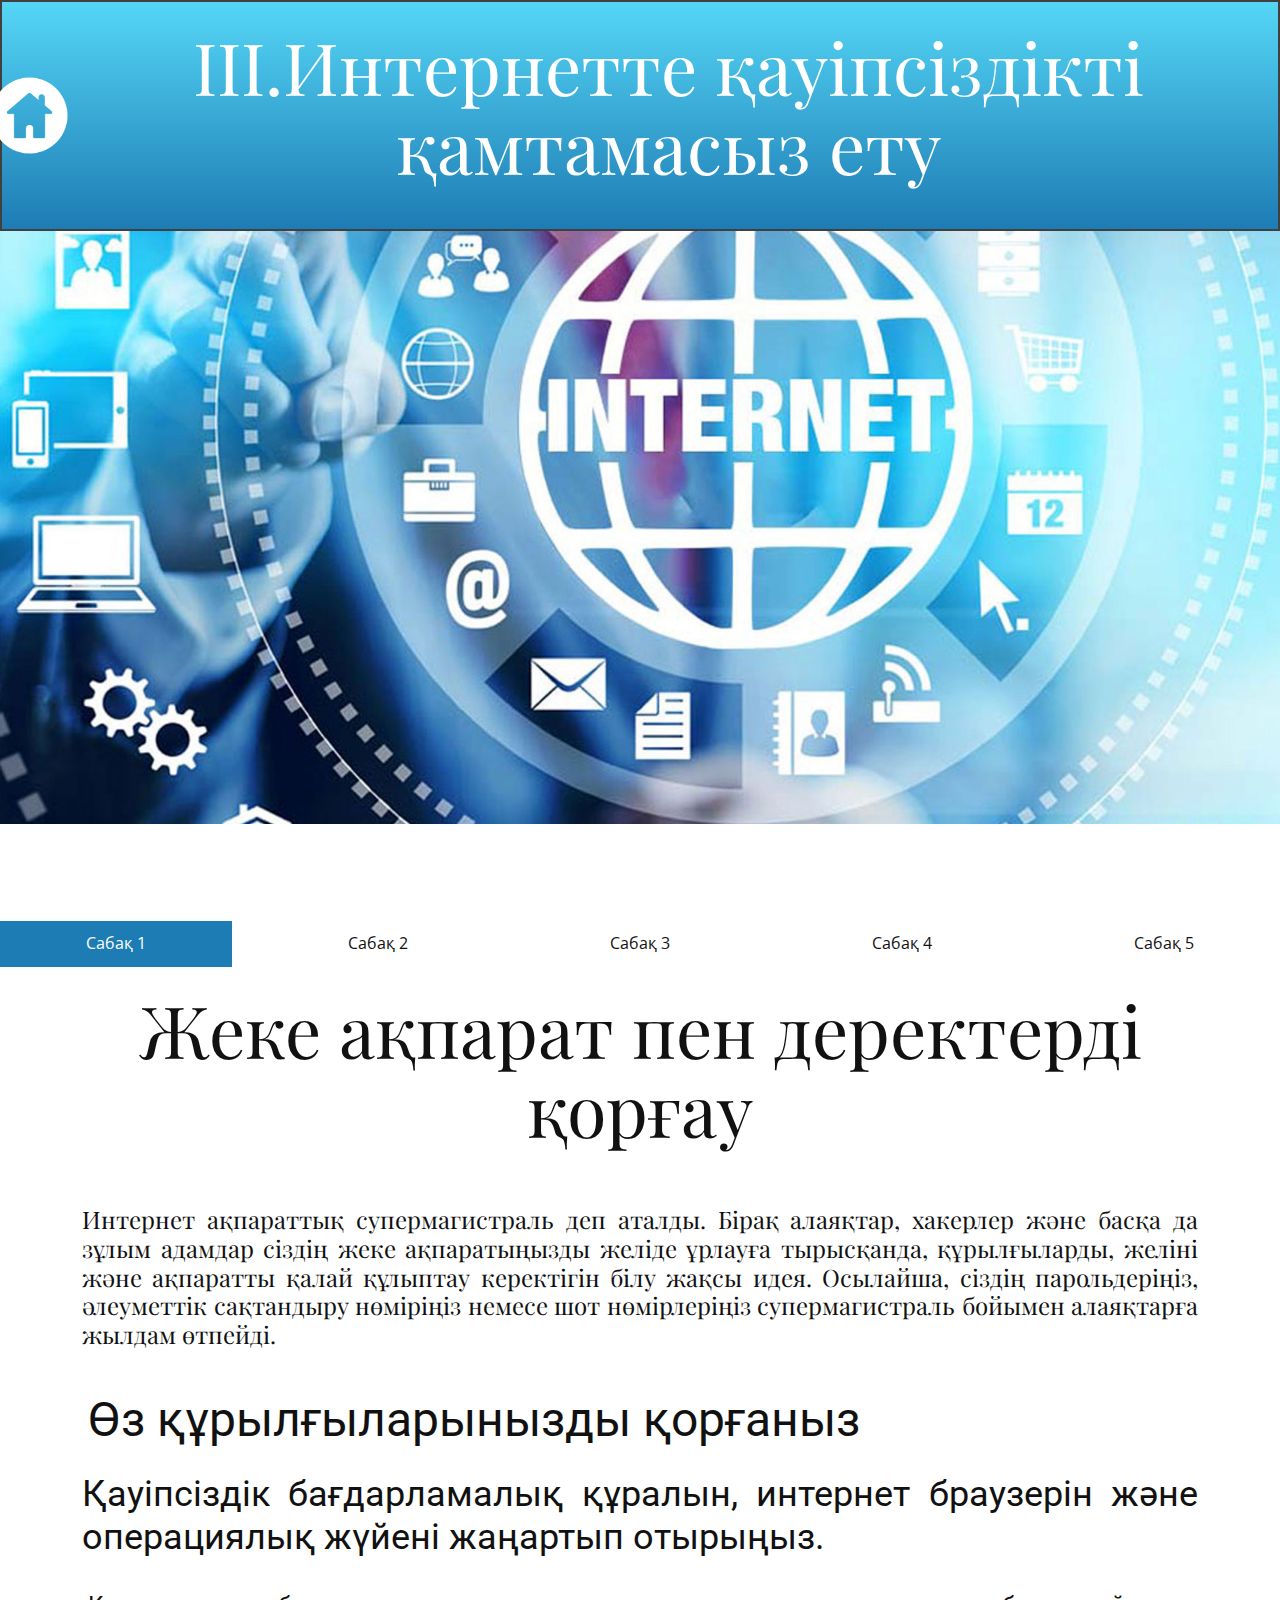
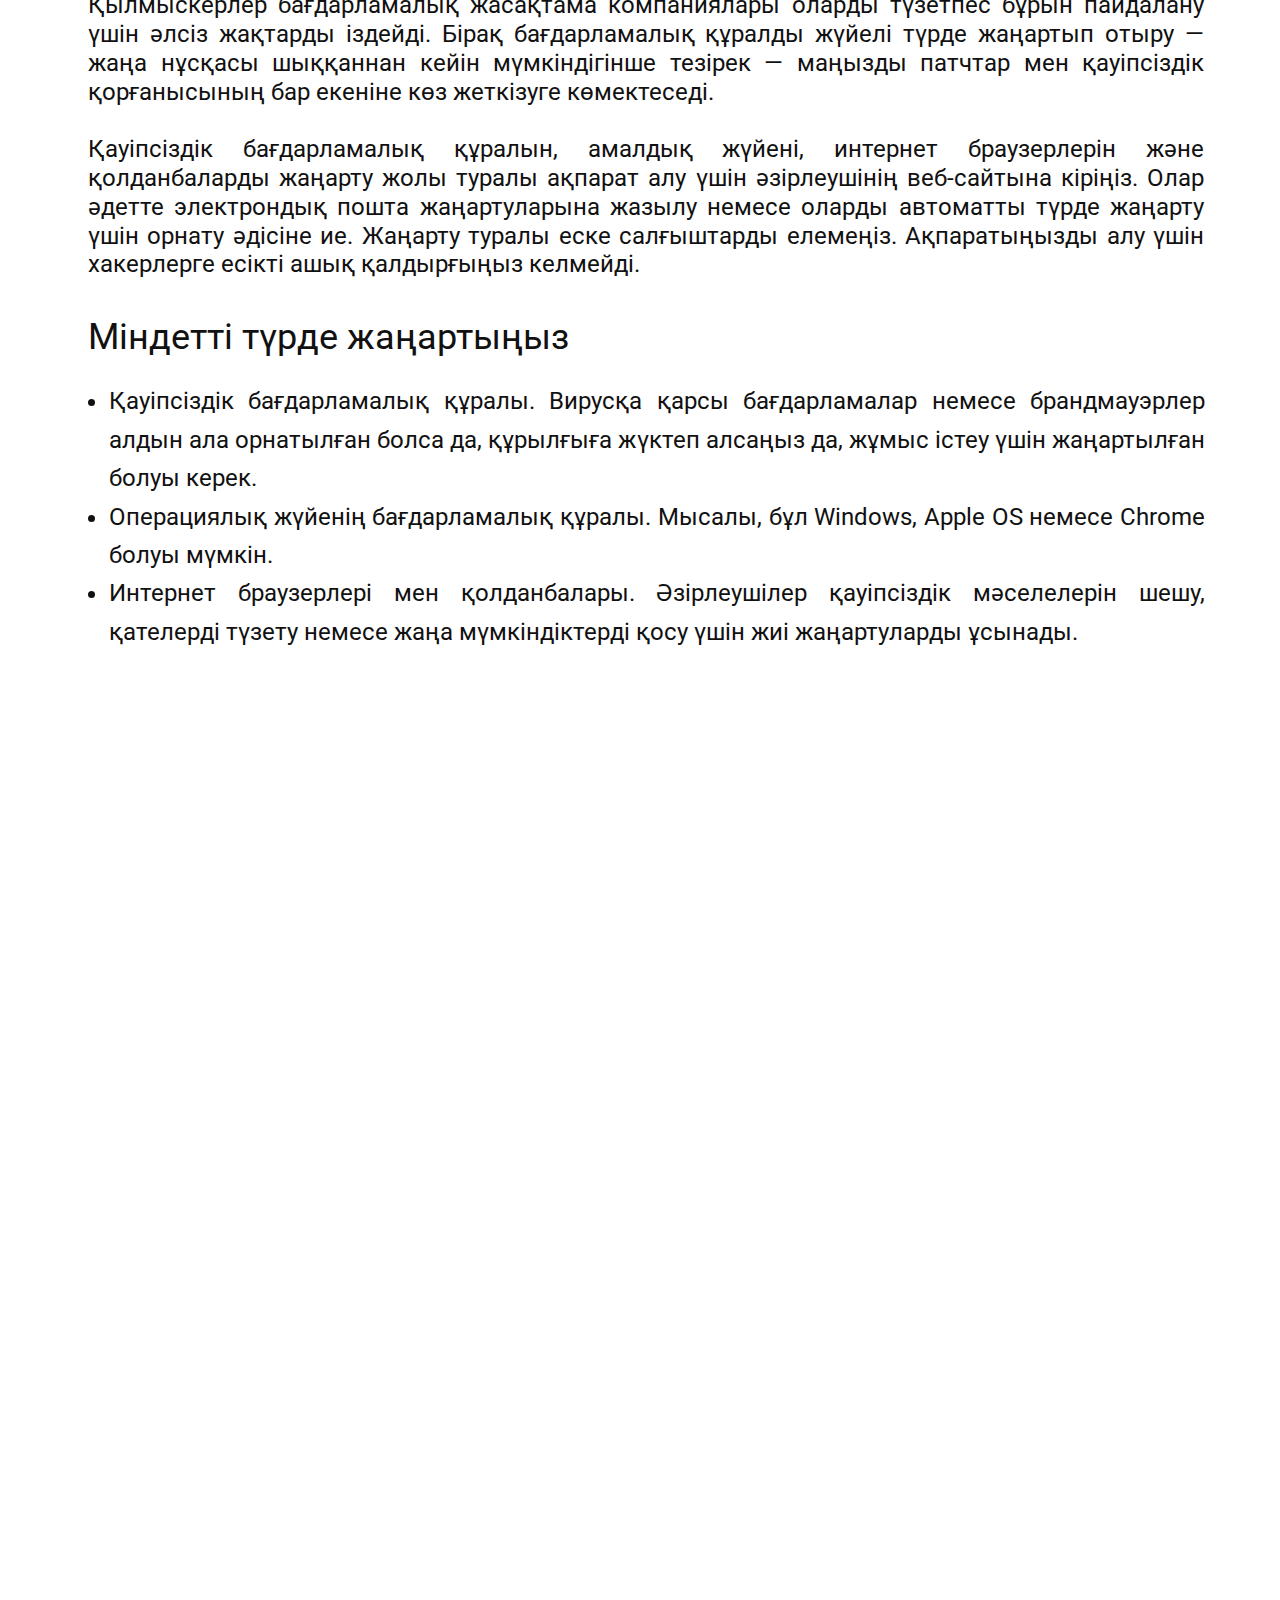
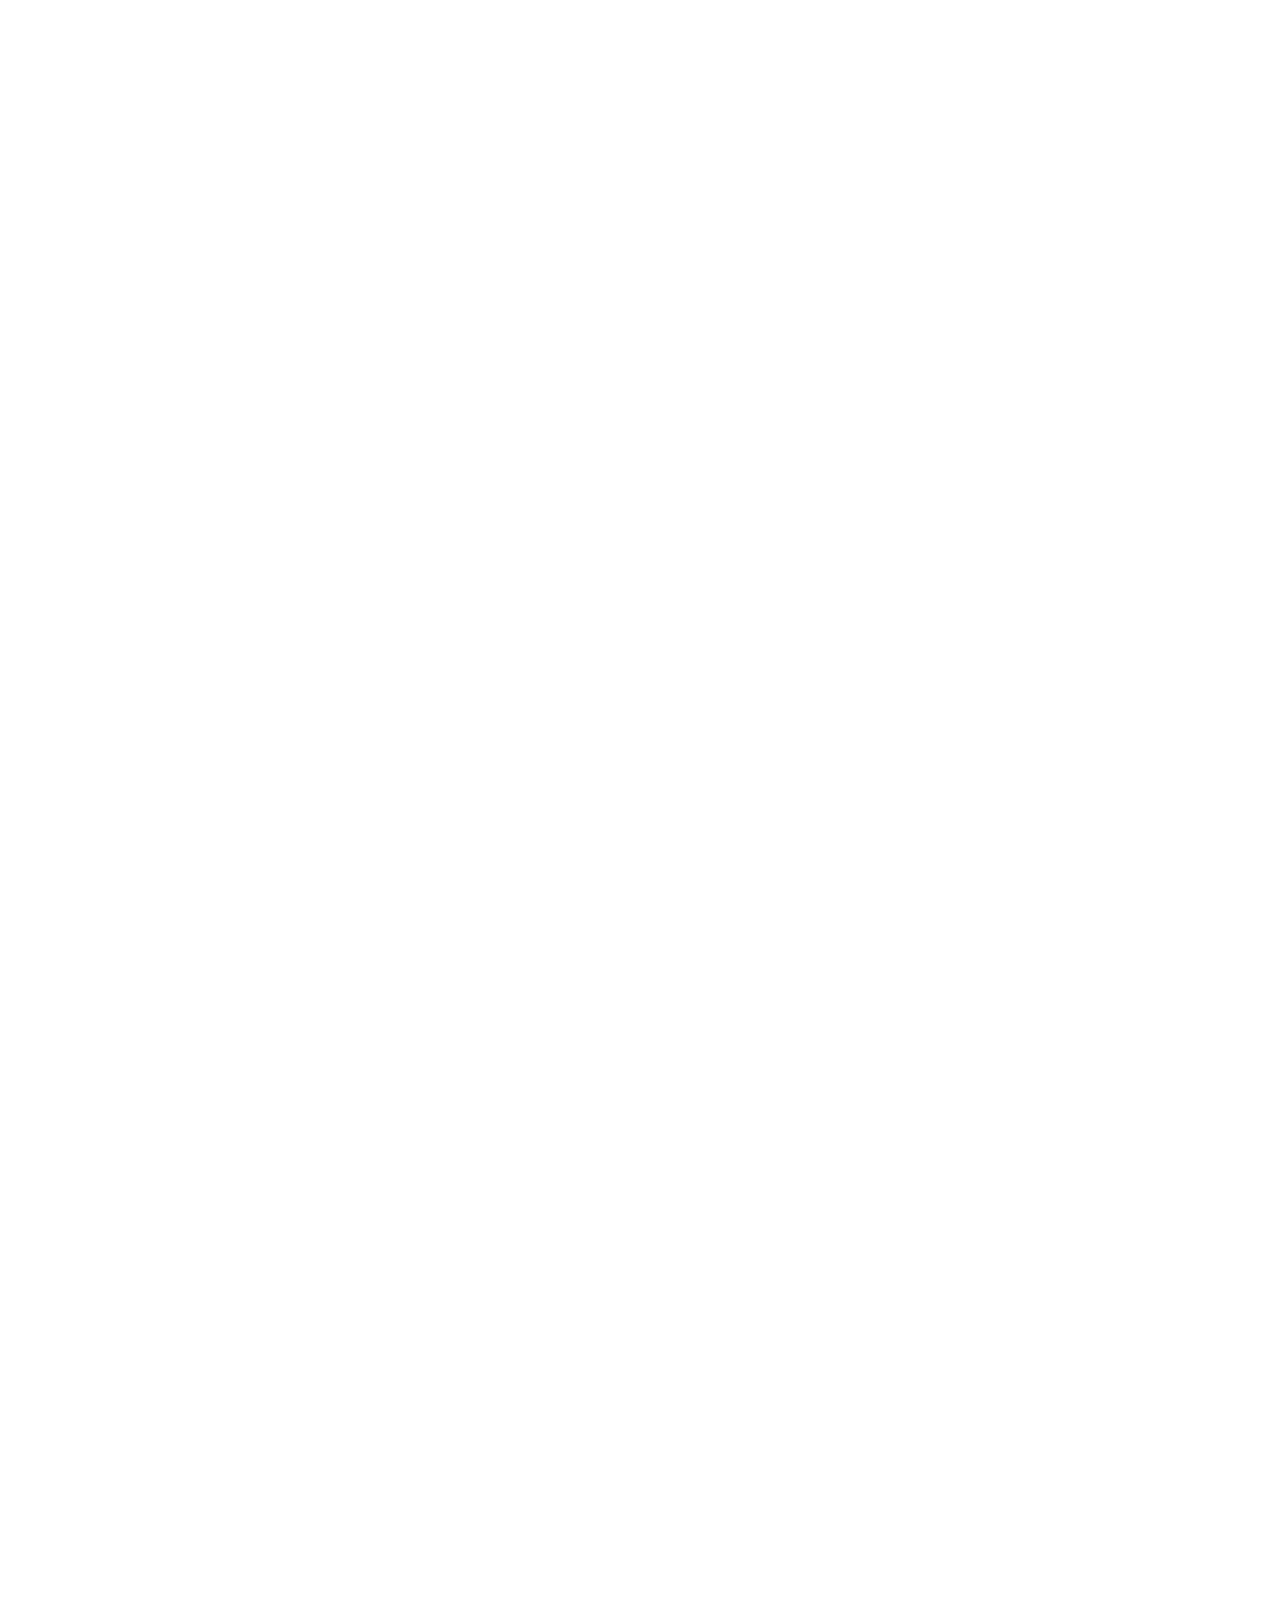
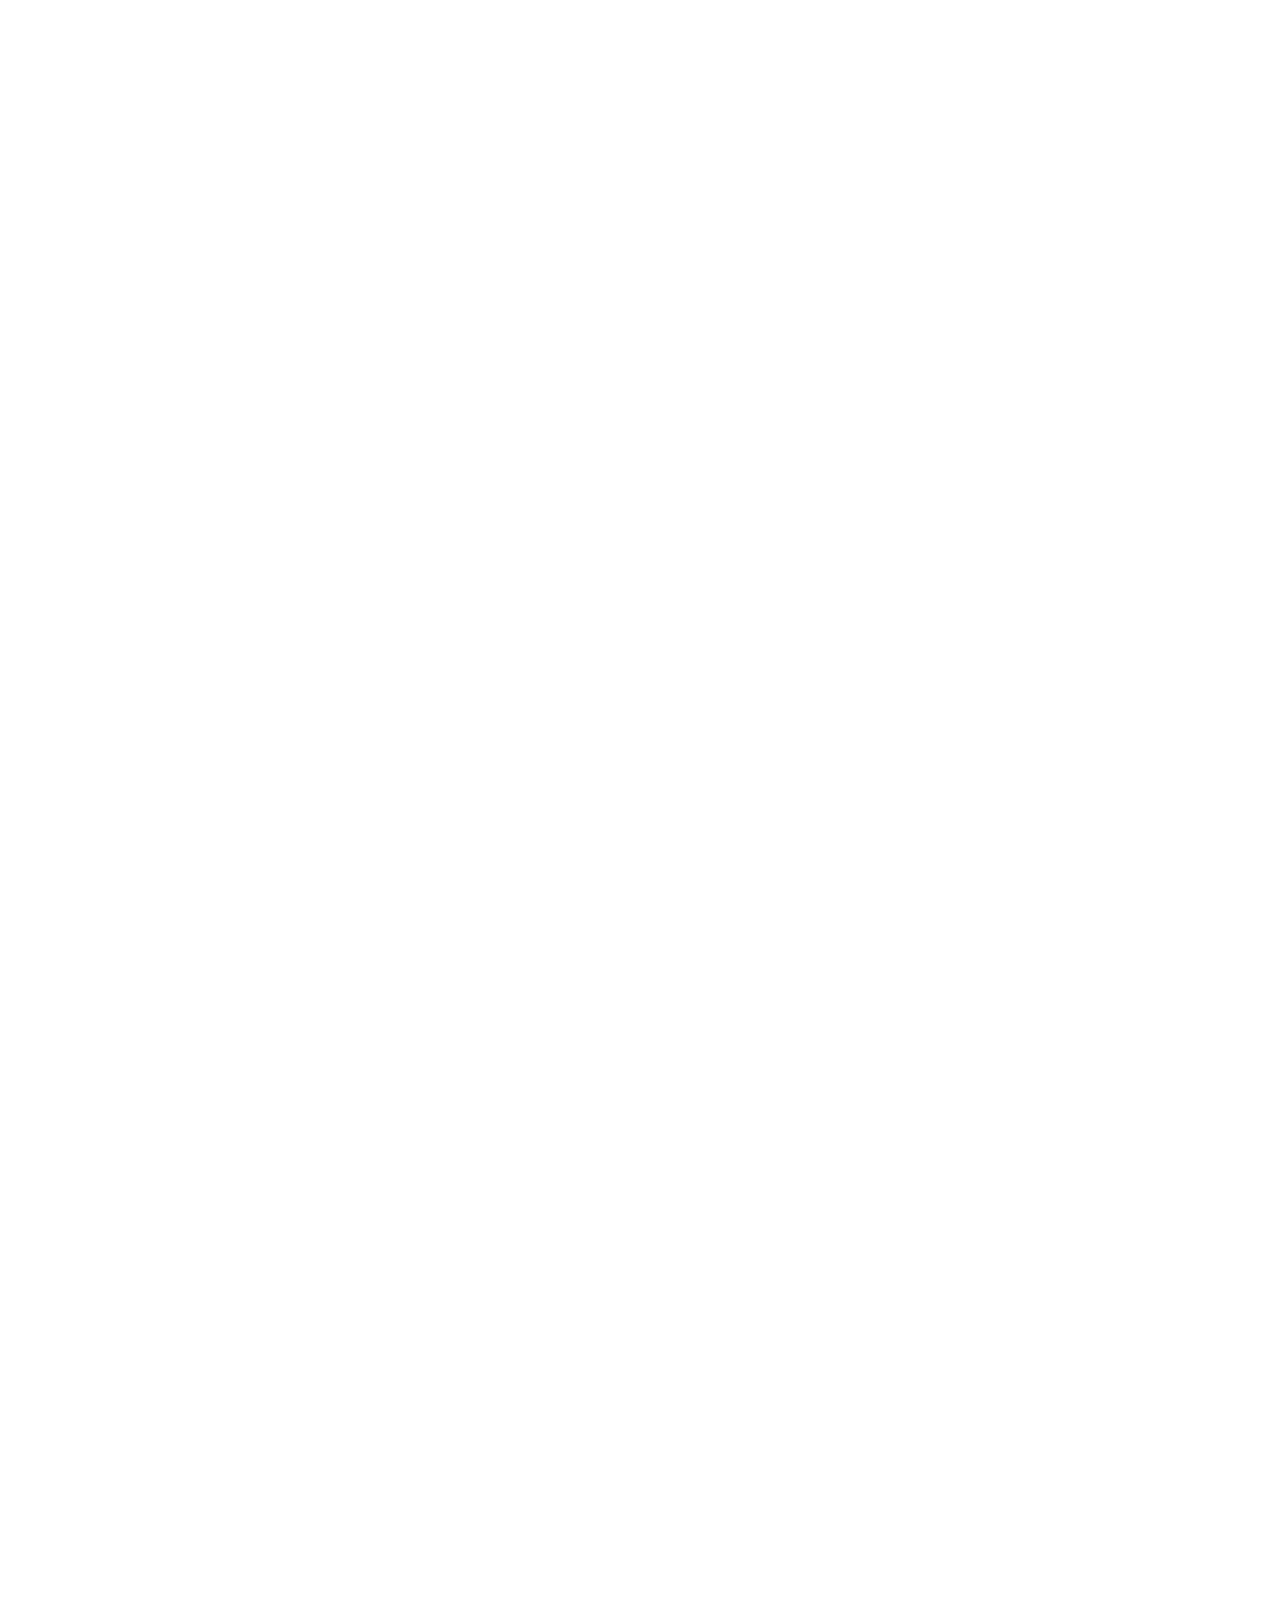
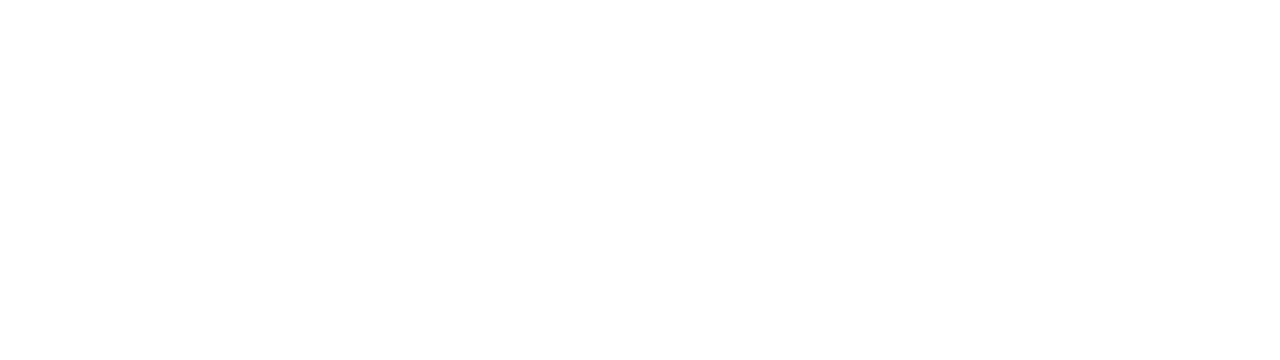
<file: 2тарау/Интернеттегі-қауіпсіздік.html>
<!DOCTYPE html>
<html style="font-size: 16px;" lang="ru"><head>
    <meta name="viewport" content="width=device-width, initial-scale=1.0">
    <meta charset="utf-8">
    <meta name="keywords" content="Жалпы қауіпсіздік туралы">
    <meta name="description" content="">
    <title>Интернеттегі қауіпсіздік</title>
    <link rel="stylesheet" href="nicepage.css" media="screen">
<link rel="stylesheet" href="Интернеттегі-қауіпсіздік.css" media="screen">
    <script class="u-script" type="text/javascript" src="jquery.js" defer=""></script>
    <script class="u-script" type="text/javascript" src="nicepage.js" defer=""></script>
    <meta name="generator" content="Nicepage 5.8.2, nicepage.com">
    <link id="u-theme-google-font" rel="stylesheet" href="https://fonts.googleapis.com/css?family=Roboto:100,100i,300,300i,400,400i,500,500i,700,700i,900,900i|Open+Sans:300,300i,400,400i,500,500i,600,600i,700,700i,800,800i">
    <link id="u-page-google-font" rel="stylesheet" href="https://fonts.googleapis.com/css?family=Playfair+Display:400,400i,500,500i,600,600i,700,700i,800,800i,900,900i">
    
    
    
    <script type="application/ld+json">{
		"@context": "http://schema.org",
		"@type": "Organization",
		"name": ""
}</script>
    <meta name="theme-color" content="#478ac9">
    <meta property="og:title" content="Интернеттегі қауіпсіздік">
    <meta property="og:type" content="website">
  <meta data-intl-tel-input-cdn-path="intlTelInput/"></head>
  <body class="u-body u-xl-mode" data-lang="ru"><header class="u-border-2 u-border-grey-75 u-clearfix u-gradient u-header u-sticky u-sticky-2fd6 u-header" id="sec-436d"><div class="u-clearfix u-sheet u-sheet-1">
        <h1 class="u-align-center u-custom-font u-font-playfair-display u-text u-text-default u-text-white u-text-1"> III.Интернетте
қауіпсіздікті қамтамасыз ету</h1><span class="u-file-icon u-icon u-text-white u-icon-1" data-href="javascript:history.back()"><img src="images/4885157-d1bffbc6.png" alt=""></span>
      </div></header>
    <section class="skrollable u-clearfix u-image u-parallax u-section-1" id="sec-d8c9" data-image-width="2000" data-image-height="1200"></section>
    <section class="u-align-left u-clearfix u-section-2" id="sec-9b41">
      <div class="u-list u-list-1">
        <div class="u-repeater u-repeater-1">
          <div class="u-container-style u-list-item u-repeater-item">
            <div class="u-container-layout u-similar-container u-container-layout-1"></div>
          </div>
        </div>
      </div>
      <div class="u-expanded-width u-tab-links-align-justify u-tabs u-tabs-1">
        <ul class="u-spacing-30 u-tab-list u-unstyled u-white u-tab-list-1" role="tablist">
          <li class="u-tab-item" role="presentation">
            <a class="active u-active-custom-color-5 u-button-style u-tab-link u-tab-link-1" id="link-tab-081f" href="#tab-081f" role="tab" aria-controls="tab-081f" aria-selected="true">Сабақ 1</a>
          </li>
          <li class="u-tab-item" role="presentation">
            <a class="u-active-custom-color-5 u-button-style u-tab-link u-tab-link-2" id="link-tab-3a42" href="#tab-3a42" role="tab" aria-controls="tab-3a42" aria-selected="false">Сабақ 2</a>
          </li>
          <li class="u-tab-item u-tab-item-3" role="presentation">
            <a class="u-active-custom-color-5 u-button-style u-tab-link u-tab-link-3" id="tab-d7e7" href="#link-tab-d7e7" role="tab" aria-controls="link-tab-d7e7" aria-selected="false">Сабақ 3</a>
          </li>
          <li class="u-tab-item" role="presentation">
            <a class="u-active-custom-color-5 u-button-style u-tab-link u-tab-link-4" id="link-tab-a2aa" href="#tab-a2aa" role="tab" aria-controls="tab-a2aa" aria-selected="false">Сабақ 4</a>
          </li>
          <li class="u-tab-item" role="presentation">
            <a class="u-active-custom-color-5 u-button-style u-tab-link u-tab-link-5" id="link-tab-aac4" href="#tab-aac4" role="tab" aria-controls="tab-aac4" aria-selected="false">Сабақ 5</a>
          </li>
        </ul>
        <div class="u-tab-content">
          <div class="u-align-center-lg u-align-center-md u-align-center-sm u-align-center-xl u-container-style u-tab-active u-tab-pane" id="tab-081f" role="tabpanel" aria-labelledby="link-tab-081f">
            <div class="u-container-layout u-container-layout-2">
              <h1 class="u-align-center-xs u-custom-font u-font-playfair-display u-text u-text-1">Жеке ақпарат пен деректерді қорғау<b></b>
              </h1>
              <h4 class="u-align-justify u-custom-font u-font-playfair-display u-text u-text-2"> Интернет ақпараттық супермагистраль деп аталды.&nbsp;Бірақ алаяқтар, хакерлер және басқа да зұлым адамдар сіздің жеке ақпаратыңызды желіде ұрлауға тырысқанда, құрылғыларды, желіні және ақпаратты қалай құлыптау керектігін білу жақсы идея.&nbsp;Осылайша, сіздің парольдеріңіз, әлеуметтік сақтандыру нөміріңіз немесе шот нөмірлеріңіз супермагистраль бойымен алаяқтарға жылдам өтпейді.</h4>
              <h2 class="u-align-center-xs u-align-justify-lg u-align-justify-md u-align-justify-sm u-align-justify-xl u-text u-text-3">Өз құрылғыларынызды қорғаныз</h2>
              <h3 class="u-align-justify u-text u-text-4"> Қауіпсіздік бағдарламалық құралын, интернет браузерін және операциялық жүйені жаңартып отырыңыз.</h3>
              <h4 class="u-align-justify u-text u-text-5"> Қылмыскерлер бағдарламалық жасақтама компаниялары оларды түзетпес бұрын пайдалану үшін әлсіз жақтарды іздейді. Бірақ бағдарламалық құралды жүйелі түрде жаңартып отыру — жаңа​ нұсқасы шыққаннан кейін мүмкіндігінше тезірек — маңызды патчтар мен қауіпсіздік қорғанысының бар екеніне көз жеткізуге көмектеседі. <br>
                <br>Қауіпсіздік бағдарламалық құралын, амалдық жүйені, интернет браузерлерін және қолданбаларды жаңарту жолы туралы ақпарат алу үшін әзірлеушінің веб-сайтына кіріңіз. Олар әдетте электрондық пошта жаңартуларына жазылу немесе оларды автоматты түрде жаңарту үшін орнату әдісіне ие. Жаңарту туралы еске салғыштарды елемеңіз. Ақпаратыңызды алу үшін хакерлерге есікті ашық қалдырғыңыз келмейді.
              </h4>
              <h3 class="u-align-center-xs u-align-justify-lg u-align-justify-md u-align-justify-sm u-align-justify-xl u-text u-text-6">Міндетті түрде жаңартыңыз</h3>
              <ul class="u-align-justify u-custom-font u-heading-font u-text u-text-7">
                <li> Қауіпсіздік бағдарламалық құралы. Вирусқа қарсы бағдарламалар немесе брандмауэрлер алдын ала орнатылған болса да, құрылғыға жүктеп алсаңыз да, жұмыс істеу үшін жаңартылған болуы керек.</li>
                <li>Операциялық жүйенің бағдарламалық құралы. Мысалы, бұл Windows, Apple OS немесе Chrome болуы мүмкін.</li>
                <li>Интернет браузерлері мен қолданбалары. Әзірлеушілер қауіпсіздік мәселелерін шешу, қателерді түзету немесе жаңа мүмкіндіктерді қосу үшін жиі жаңартуларды ұсынады.</li>
              </ul>
            </div>
          </div>
          <div class="u-container-style u-tab-pane" id="tab-3a42" role="tabpanel" aria-labelledby="link-tab-3a42">
            <div class="u-container-layout u-valign-top-lg u-valign-top-md u-valign-top-sm u-valign-top-xl u-container-layout-3">
              <h1 class="u-align-center u-custom-font u-font-playfair-display u-text u-text-8">Компьютер мен ұялы телефонды қорғау</h1>
              <h4 class="u-align-justify u-text u-text-9"> Ұялы телефоныңыз ең құпия жеке ақпаратыңызды сақтайды.&nbsp;Құпия сөздер мен тіркелгі нөмірлері, электрондық пошталар, мәтіндік хабарлар, фотосуреттер және бейнелер сияқты нәрселер.&nbsp;Телефоныңыз дұрыс емес адамдардың қолына түссе, біреу сіздің жеке басыңызды ұрлауы, ақшаңызға зат сатып алуы немесе электрондық поштаңызды немесе әлеуметтік медиа аккаунттарыңызды бұзуы мүмкін.&nbsp;Міне, телефонды қалай қорғау керек.<br>
                <br>
              </h4>
              <h4 class="u-align-center-xs u-align-justify-lg u-align-justify-md u-align-justify-sm u-align-justify-xl u-text u-text-10">1. Телефоныңызды құлыптаңыз <br>
                <br>2. Бағдарламалық құралды жаңартыңыз <br>
                <br>3. Деректердің сақтық көшірмесін жасаңыз <br>
                <br>4. Жоғалған телефонды табуға көмек алыңыз
              </h4>
              <h3 class="u-align-center-xs u-align-justify-lg u-align-justify-md u-align-justify-sm u-align-justify-xl u-text u-text-11"> 1. Телефоныңызды құлыптаңыз</h3>
              <h4 class="u-align-justify u-text u-text-12"> Телефонды пайдаланбаған кезде құлыпталатын етіп орнатыңыз және оның құлпын ашу үшін PIN немесе рұқсат кодын жасаңыз. Кемінде 6 саннан тұратын рұқсат кодын пайдаланыңыз. Сондай-ақ телефон құлпын саусақ ізімен, көз торымен немесе бетіңізбен ашуға болады.</h4>
              <a href="https://support.apple.com/en-us/HT204060" class="u-active-none u-border-2 u-border-active-palette-2-dark-1 u-border-hover-palette-2-base u-border-no-left u-border-no-right u-border-no-top u-border-palette-1-base u-btn u-button-style u-hover-none u-none u-text-hover-palette-2-base u-text-palette-1-base u-btn-1"> Apple қолдауы: iPhone, iPad немесе iPod touch<br>&nbsp;құрылғысымен рұқсат кодын пайдаланыңыз
              </a>
              <a href="https://support.google.com/android/answer/9079129?hl=en" class="u-active-none u-border-2 u-border-active-palette-2-dark-1 u-border-hover-palette-2-base u-border-no-left u-border-no-right u-border-no-top u-border-palette-1-base u-btn u-button-style u-hover-none u-none u-text-hover-palette-2-base u-text-palette-1-base u-btn-2"> Android анықтамасы: Android&nbsp;<br>құрылғысында экран құлпын орнату
              </a>
              <h3 class="u-align-center-xs u-align-justify-lg u-align-justify-md u-align-justify-sm u-align-justify-xl u-text u-text-13"> 2. Бағдарламалық құралды жаңартыңыз</h3>
              <h4 class="u-align-justify u-text u-text-14"> Амалдық жүйеңіздің жаңартулары жиі маңызды патчтарды және қауіпсіздік қауіптерінен қорғауды қамтиды.&nbsp;Телефонды автоматты түрде жаңартылатын етіп реттеңіз.&nbsp;Әйтпесе, жаңартуларды қадағалаңыз және оларды іске қосуды кешіктірмеңіз.&nbsp;Қолданбаларыңызды да жаңартыңыз.</h4>
              <a href="https://support.apple.com/en-us/HT204060" class="u-active-none u-border-2 u-border-active-palette-2-dark-1 u-border-hover-palette-2-base u-border-no-left u-border-no-right u-border-no-top u-border-palette-1-base u-btn u-button-style u-hover-none u-none u-text-hover-palette-2-base u-text-palette-1-base u-btn-3"> Apple қолдауы: iPhone, iPad немесе&nbsp;<br>iPod touch құрылғысын жаңартыңыз
              </a>
              <a href="https://support.google.com/android/answer/7680439?hl=en" class="u-active-none u-border-2 u-border-active-palette-2-dark-1 u-border-hover-palette-2-base u-border-no-left u-border-no-right u-border-no-top u-border-palette-1-base u-btn u-button-style u-hover-none u-none u-text-hover-palette-2-base u-text-palette-1-base u-btn-4"> Android анықтамасы: Android құрылғысында&nbsp;<br>экран құлпын орнату
              </a>
              <h3 class="u-align-center-xs u-align-justify-lg u-align-justify-md u-align-justify-sm u-align-justify-xl u-text u-text-15"> 3. Деректердің сақтық көшірмесін жасаңыз</h3>
              <h4 class="u-align-justify u-text u-text-16"> Телефондағы деректердің сақтық көшірмесін үнемі бұлтқа немесе компьютерге жасаңыз.&nbsp;Осылайша, телефоныңызды жоғалтып алсаңыз, жеке ақпаратыңызға қол жеткізе аласыз.</h4>
              <a href="https://support.apple.com/en-us/HT203977" class="u-active-none u-border-2 u-border-active-palette-2-dark-1 u-border-hover-palette-2-base u-border-no-left u-border-no-right u-border-no-top u-border-palette-1-base u-btn u-button-style u-hover-none u-none u-text-hover-palette-2-base u-text-palette-1-base u-btn-5"> Apple қолдауы: iPhone, iPad және iPod touch<br>&nbsp;құрылғыларының сақтық көшірмесін&nbsp;<br>қалай жасауға болады
              </a>
              <a href="https://support.google.com/android/answer/2819582" class="u-active-none u-border-2 u-border-active-palette-2-dark-1 u-border-hover-palette-2-base u-border-no-left u-border-no-right u-border-no-top u-border-palette-1-base u-btn u-button-style u-hover-none u-none u-text-hover-palette-2-base u-text-palette-1-base u-btn-6"> Android анықтамасы: Android құрылғысындағы&nbsp;<br>деректердің сақтық көшірмесін жасаңыз&nbsp;<br>немесе қалпына келтіріңіз
              </a>
              <h3 class="u-align-center-xs u-align-justify-lg u-align-justify-md u-align-justify-sm u-align-justify-xl u-text u-text-17"> 4. Жоғалған телефонды табуға көмек алыңыз</h3>
              <h4 class="u-align-justify u-text u-text-18"> Мобильді операциялық жүйелерде телефонды жоғалтқан жағдайда табуға немесе біреу ұрлады деп ойласаңыз, оны құлыптауға немесе өшіруге көмектесетін бағдарлама бар.&nbsp;Параметрлеріңізге өтіп, осы мүмкіндікті қосыңыз.</h4>
              <a href="https://support.apple.com/en-us/HT210400" class="u-active-none u-border-2 u-border-active-palette-2-dark-1 u-border-hover-palette-2-base u-border-no-left u-border-no-right u-border-no-top u-border-palette-1-base u-btn u-button-style u-hover-none u-none u-text-hover-palette-2-base u-text-palette-1-base u-btn-7"> Apple қолдауы: iPhone, iPad, iPod touch немесе<br>&nbsp;Mac құрылғыларында Find My қолданбасын<br>&nbsp;орнату
              </a>
              <a href="https://support.google.com/android/answer/3265955?hl=en" class="u-active-none u-border-2 u-border-active-palette-2-dark-1 u-border-hover-palette-2-base u-border-no-left u-border-no-right u-border-no-top u-border-palette-1-base u-btn u-button-style u-hover-none u-none u-text-hover-palette-2-base u-text-palette-1-base u-btn-8"> Android анықтамасы: жоғалған Android&nbsp;<br>құрылғысын табуға дайын болыңыз
              </a>
            </div>
          </div>
          <div class="u-container-style u-tab-pane" id="link-tab-d7e7" role="tabpanel" aria-labelledby="tab-d7e7">
            <div class="u-container-layout u-valign-top u-container-layout-4">
              <h1 class="u-custom-font u-font-playfair-display u-text u-text-default u-text-19"> Құпия сөзді тексеру</h1>
              <h3 class="u-align-justify u-text u-text-20">
                <span style="font-weight: 700;"> Құпия сөздер</span> - сіздің есептік жазбаңыздың есіктеріндегі құлыптар. Электрондық пошта, банк шоты және салық декларациялары сияқты көптеген жеке ақпаратты онлайн тіркелгілеріңізде сақтайсыз, сондықтан сізге жақсы қорғау қажет. Құпия сөздеріңіздің қауіпсіз екеніне көз жеткізу үшін мұнда бақылау тізімі берілген.
              </h3>
              <h3 class="u-align-center-xs u-align-justify-lg u-align-justify-md u-align-justify-sm u-align-justify-xl u-text u-text-default u-text-21"> Құпия сөзді қалай қауіпсіз сақтауға болады?</h3>
              <h4 class="u-align-justify u-text u-text-22">
                <span style="font-weight: 700;">Құпия сөзіңіз көлемді әрі қауіпсіз екеніне көз жеткізіңіз.</span> Бұл кем дегенде 12 таңбаны білдіреді. Жалпы, құпия сөзді ұзағырақ ету - оны қауіпсіз етудің ең оңай жолы. Құпия сөзді есте сақтауды жеңілдету үшін кездейсоқ сөздерден тұратын құпия фразаны пайдалануды қарастырыңыз, бірақ жалпы сөздерді немесе сөз тіркестерін пайдаланбаңыз. Егер сіз пайдаланып жатқан қызмет ұзақ құпия сөздерге рұқсат бермесе, үлкен және кіші әріптерді, сандарды және таңбаларды араластыру арқылы құпия сөзіңізді күшейте аласыз.&nbsp;<br>
                <br>
                <span style="font-weight: 700;">Басқа тіркелгілер үшін пайдаланған құпия сөздерді қайта пайдаланбаңыз.</span> Әртүрлі тіркелгілер үшін әртүрлі құпия сөздерді пайдаланыңыз. Осылайша, егер хакер бір тіркелгі үшін құпия сөзіңізді алса, ол оны басқа тіркелгілеріңізге кіру үшін пайдалана алмайды.&nbsp;<br>
                <br>
                <span style="font-weight: 700;">Мүмкіндігінше көп факторлы аутентификацияны пайдаланыңыз. </span>Кейбір тіркелгілер есептік жазбаға кіру үшін құпия сөзден басқа нәрсені талап ету арқылы қосымша қауіпсіздікті қамтамасыз етеді. Бұл көп факторлы аутентификация деп аталады. Тіркелгіңізге кіру үшін қажет «қосымша нәрсе» екі санатқа бөлінеді: <br>Сізде бар нәрсе, мысалы, аутентификация қолданбасы арқылы алынған құпия сөз немесе қауіпсіздік кілті. <br>Саусақ ізін, көз торын немесе бетіңізді сканерлеу сияқты бір нәрсе.&nbsp;<br>
                <br>
                <span style="font-weight: 700;">Құпия сөз реттеушісін қарастырыңыз. </span>Көптеген адамдар өздерінің барлық құпия сөздерін қадағалауда қиындықтарға тап болады. Құпия сөз неғұрлым ұзақ және күрделі болса, соғұрлым ол қауіпсіз болады, бірақ ұзағырақ құпия сөзді есте сақтау қиынырақ болуы мүмкін. Құпия сөздерді және қауіпсіздік сұрақтарын қауіпсіз құпия сөз реттеушісінде сақтауды қарастырыңыз. Сенімді құпия сөз реттеушісін табу үшін тәуелсіз шолу сайттарын іздеңіз және олар пайдаланатындар туралы достарыңыз бен отбасыңызбен сөйлесіңіз. Құпиясөз менеджеріндегі ақпаратты қорғау үшін күшті құпия сөзді пайдалануды ұмытпаңыз.&nbsp;<br>
                <br>
                <span style="font-weight: 700;">Жауаптарын тек өзіңіз білетін құпия сұрақтарды таңдаңыз.</span> Егер сайт сізден қауіпсіздік сұрақтарына жауап беруіңізді сұраса, пошталық индексіңіз, туған жеріңіз немесе анаңыздың қыз тегі сияқты жалпыға қолжетімді немесе желіде оңай табылған жауаптарды бермеңіз. Алғашқы көлігіңіздің түсі сияқты шабуылдаушылар оңай болжай алатын ашық сұрақтарды қолданбаңыз. Сіз тіпті болжауды қиындату үшін мағынасыз жауаптарды пайдалана аласыз, бірақ егер жасасаңыз, не пайдаланып жатқаныңызды есте сақтаңыз.&nbsp;<br>
                <br>
                <span style="font-weight: 700;">Бұзушылық болса, құпия сөздерді жылдам өзгертіңіз. </span>Егер компания хакерлер құпия сөзіңізді алған болуы мүмкін деректердің бұзылғаны туралы сізге хабарласа, сол компанияда пайдаланатын құпия сөзді және ұқсас құпия сөзді пайдаланатын кез келген тіркелгіні дереу өзгертіңіз.
              </h4>
            </div>
          </div>
          <div class="u-container-style u-tab-pane" id="tab-a2aa" role="tabpanel" aria-labelledby="link-tab-a2aa">
            <div class="u-container-layout u-valign-top-lg u-valign-top-md u-valign-top-sm u-valign-top-xl u-container-layout-5">
              <h1 class="u-align-center u-custom-font u-font-playfair-display u-text u-text-23"> Екі факторлы аутентификация</h1>
              <h4 class="u-align-justify u-text u-text-24"> Сіз кем дегенде бір есептік жазбаға кірмейсіз бір күн өтпейтін шығар - бәлкім, сіз электрондық поштаңызды тексеріп, әлеуметтік желілерде хабарламалар жариялап, шоттарды төлеп, достарыңыз бен отбасыңызға ақша жіберіп жатқан боларсыз немесе интернеттен бірдеңе сатып алып жатқан боларсыз. Есептік жазбаларыңызда көптеген жеке және қаржылық ақпарат болуы мүмкін. Сондықтан сіз оларды құпия сөзбен қорғайсыз. Өкінішке орай, құпия сөздер кибершабуылдарға осал. Бірақ тіркелгілеріңізді қауіпсіз етудің оңай жолы бар: екі факторлы аутентификацияны қосыңыз.</h4>
              <h3 class="u-align-center-xs u-align-justify-lg u-align-justify-md u-align-justify-sm u-align-justify-xl u-text u-text-25"> Неліктен бір құпия сөз жеткіліксіз?</h3>
              <ul class="u-align-justify u-custom-font u-heading-font u-text u-text-26">
                <li> Хакерлер тіркелгі деректеріңізді ашу үшін сізді алдау үшін фишингтік шабуылдарды пайдаланады.</li>
                <li>Алаяқтар бұзылған тіркелгіге кіру үшін пайдаланушы аты мен құпия сөзді пайдалану арқылы деректердің бұзылуы кезінде ұрланған тіркелгі деректерін сатып алады. (Сондықтан ақпаратыңыз бұзған болуы мүмкін екенін байқасаңыз, құпия сөзді дереу өзгерту маңызды.)</li>
                <li>Хакерлер басқа тіркелгіңізге кіру үшін пайдаланушы атыңыз бен құпия сөзіңізді де пайдалануға тырысуы мүмкін. Бұл бір пайдаланушы аты мен құпия сөзді бірнеше жерде пайдаланған жағдайда ғана жұмыс істейді - бұл бір пайдаланушы аты мен құпия сөзді ешқашан қайта қолданбаудың себебі.</li>
                <li>Егер хакерлерде тек сіздің пайдаланушы атыңыз болса, олар сіздің құпия сөзіңізді табу үшін бағдарламалық құралды пайдалана алады. Егер сайтта шабуылдың осы түрін анықтау үшін қорғаныс құралдары болмаса, хакерлер бағдарламалық құралы әртүрлі құпия сөздерді қолданып көруі мүмкін.</li>
              </ul>
              <h3 class="u-align-center-xs u-align-justify-lg u-align-justify-md u-align-justify-sm u-align-justify-xl u-text u-text-27"> Тіркелгілеріңізді қорғау</h3>
              <h4 class="u-align-justify u-text u-text-28"> Тіркелгілеріңізге рұқсатсыз кіруді болдырмау үшін сайттар әдетте пайдаланушы аты мен құпия сөзбен кіруді талап етеді. Бұл процесс сіздің кім екеніңізді тексереді және аутентификация деп аталады. Жүйеге кіру үшін беретін тіркелгі деректері – осы мысалдағы құпия сөзіңіз – аутентификация факторының түрі болып табылады. Аутентификация факторлары үш санатқа бөлінеді: <br>
                <br>Құпия сөз, PIN код немесе қауіпсіздік сұрағына жауап сияқты сіз білетін нәрсе.&nbsp;<br>
                <br>Сізде бар нәрсе, мысалы, SMS, электрондық пошта немесе аутентификация қолданбасынан алынған бір реттік растау құпия сөзі; немесе қауіпсіздік кілті.&nbsp;<br>
                <br>Саусақ ізі, бетіңіз немесе көз торы сияқты сіз өзіңіз болатын нәрсе.&nbsp;<br>
                <br>Екі факторлы аутентификациясы бар тіркелгілер жүйеге кіру үшін тіркелгі деректерінің үш санатының екеуін талап етеді.
              </h4>
              <h3 class="u-align-center-xs u-align-justify-lg u-align-justify-md u-align-justify-sm u-align-justify-xl u-text u-text-29"> Аутентификацияның ең көп тараған әдістері</h3>
              <h4 class="u-align-justify u-text u-text-30"> Көбірек сайттар мен қолданбалар екі факторлы аутентификацияны ұсынады.&nbsp;Кейбіреулер қандай аутентификация әдісін қолдану керектігін таңдауға мүмкіндік береді.&nbsp;Басқалары сізге бір ғана нұсқа береді.&nbsp;Бұл аутентификацияның ең кең таралған әдістерінің бірі.</h4>
              <h3 class="u-align-center-xs u-align-justify-lg u-align-justify-md u-align-justify-sm u-align-justify-xl u-text u-text-31"> 1. Мәтіндік хабарлама немесе электрондық пошта арқылы бір реттік рұқсат коды</h3>
              <h4 class="u-align-justify u-text u-text-32"> Аутентификацияның бұл түрімен сіз мәтіндік хабарлама немесе электрондық пошта арқылы растау рұқсат кодын аласыз. Ол әдетте алты саннан тұрады, бірақ ұзағырақ болуы мүмкін. Бұл тек бір рет кіру үшін жақсы және автоматты түрде аяқталады. <br>
                <br>Мәтіндік хабарлама арқылы рұқсат кодын алу – мәтіндік хабарларды ала алатын телефонды ғана қажет ететін аутентификацияның кең таралған және қарапайым әдісі. Бірақ оның кемшіліктері бар. Хакерлер SIM картасын ауыстыру шабуылы арқылы телефон нөміріңізді басып алып , нөміріңізді біреу ұрлағанын білмей тұрып, сіздің нөміріңізге, соның ішінде растау коды бар мәтіндік хабарларды ала алады.
              </h4>
              <img class="u-image u-image-default u-image-1" src="images/multi-factorauthenticationgraphics-01.png" alt="" data-image-width="960" data-image-height="504">
              <h4 class="u-align-justify u-text u-text-33"> Электрондық пошта арқылы растау рұқсат кодын алсаңыз,&nbsp;электрондық пошта тіркелгіңізде күшті құпия сөзді&nbsp;және екі факторлы аутентификацияны пайдаланыңыз.&nbsp;Бұл біреудің электрондық поштаңызды бұзып, бір реттік рұқсат кодыңызды ұрлауын қиындатады.</h4>
              <h3 class="u-align-center-xs u-align-justify-lg u-align-justify-md u-align-justify-sm u-align-justify-xl u-text u-text-34"> 2. Аутентификация қолданбасы</h3>
              <h4 class="u-align-justify u-text u-text-35"> Кейбір есептік жазбалар жүйеге кіруге тырысып жатқаныңызды растау үшін телефонда немесе планшетте аутентификация қолданбасын пайдалануға мүмкіндік береді. Google Authenticator, Microsoft Authenticator және Duo сияқты бірнеше аутентификация қолданбалары бар. <br>
                <br>Authenticator қолданбалары әдетте мәтіндік хабар немесе электрондық пошта арқылы алуға болатын растау рұқсат кодын жасайды. Бірақ қолданбаны пайдалану қауіпсіз, себебі рұқсат коды SIM картасын ауыстыру шабуылына немесе электрондық поштаңызды бұзатын біреуге сезімтал емес .
              </h4>
              <img class="u-image u-image-default u-image-2" src="images/multi-factorauthenticationgraphics-02_0.png" alt="" data-image-width="960" data-image-height="504">
              <h4 class="u-align-justify u-text u-text-36"> Аутентификация қолданбасы, сондай-ақ, біреу тіркелгіңізге кіруге әрекеттенген сайын телефоныңызға немесе планшетіңізге push хабарландыруын алу мүмкіндігін бере алады.&nbsp;Хабарландыру сізге кіру әрекеті туралы кейбір мәліметтерді бере алады, мысалы, біреу кіруге тырысып жатқан тіркелгі, оның физикалық орны, олар пайдаланып жатқан құрылғы түрі және кіру әрекетінің күні мен уақыты.&nbsp;Сұрауды түрту арқылы мақұлдауға немесе бас тартуға болады.</h4>
              <img class="u-image u-image-default u-image-3" src="images/multi-factorauthenticationgraphics-03.png" alt="" data-image-width="960" data-image-height="504">
              <h3 class="u-align-center-xs u-align-justify-lg u-align-justify-md u-align-justify-sm u-align-justify-xl u-text u-text-37"> 3. Қауіпсіздік кілті</h3>
              <h4 class="u-align-justify u-text u-text-38">
                <span style="font-weight: 700;"> Қауіпсіздік кілттері</span> - сіз екінші аутентификация факторы ретінде пайдаланатын физикалық құрылғылар.&nbsp;Олар әртүрлі пішіндер мен өлшемдерде келеді.&nbsp;Сіз оны жеке пайдалану үшін сатып ала аласыз немесе оны жұмыс берушіден аласыз.Қауіпсіздік кілттері кілттің тіркелгіңізбен байланыстырылғанын растау үшін шифрлауды пайдаланады.&nbsp;Кейбіреулері USB портына қосылады.&nbsp;Басқалары құрылғыны жақын ұстаған кезде оған қосылу үшін жақын өріс байланысын (NFC) пайдаланады.&nbsp;Қауіпсіздік кілттері екі факторлы аутентификацияның ең күшті әдісі болып табылады, себебі олар хакерлер ұрлай алатын тіркелгі деректерін пайдаланбайды.
              </h4>
              <img class="u-image u-image-default u-image-4" src="images/multi-factorauthenticationgraphics-04.png" alt="" data-image-width="960" data-image-height="504">
              <h4 class="u-align-justify u-text u-text-39"> Көбірек сайттар мен қолданбалар екі факторлы аутентификацияны ұсынып жатыр, бірақ ол әдетте әдепкі бойынша қосылмайды.&nbsp;Оны қосу үшін тіркелгі параметрлеріне өтіп, екі факторлы аутентификацияны, екі сатылы растауды немесе көп факторлы аутентификацияны іздеңіз және қадамдарды орындаңыз.Банк, несие карталары, электрондық пошта, әлеуметтік медиа, салық декларациясы веб-сайты және төлем қолданбалары сияқты ең маңызды есептік жазбалардан бастаңыз.&nbsp;Содан кейін оны сіз сатып алатын сайттар сияқты басқа тіркелгілерге қосыңыз.Екі факторлы аутентификацияны орнатқаннан кейін жүйеге кіру үшін пайдаланып жатқан құрылғыны есте сақтау опциясы болуы мүмкін. Егер солай жасасаңыз, жүйеге кірген сайын екінші тіркелгі деректерін берудің орнына, сізге тек орындау қажет болуы мүмкін. сондықтан белгілі бір жағдайларда, мысалы, басқа құрылғыдан жүйеге кіргенде.&nbsp;Есептік жазба тек өз құрылғыларыңызды есте сақтаңыз.&nbsp;Кітапхана сияқты жалпыға қолжетімді компьютерден кіріп жатсаңыз, құрылғыны есте сақтамаңыз.</h4>
            </div>
          </div>
          <div class="u-container-style u-tab-pane" id="tab-aac4" role="tabpanel" aria-labelledby="link-tab-aac4">
            <div class="u-container-layout u-valign-top u-container-layout-6">
              <h1 class="u-align-center u-custom-font u-font-playfair-display u-text u-text-default u-text-40"> Виртуальды жеке желі</h1>
              <h3 class="u-align-justify u-text u-text-41"> Қоғамдық Wi-Fi пайдаланудың қауіпсіз әдісін іздесеңіз, виртуалды жеке желі (VPN) қолданбаларының артықшылықтары мен қауіптері туралы біліңіз.</h3>
              <h3 class="u-align-center-xs u-align-justify-lg u-align-justify-md u-align-justify-sm u-align-justify-xl u-text u-text-42"> VPN қолданбалары қалай жұмыс істейді?</h3>
              <h4 class="u-align-justify u-text u-text-43"> VPN қолданбасын пайдаланған кезде, қосылған құрылғыдағы немесе телефондағы белгілі бір деректер, мысалы, шолу журналы немесе сіз пайдаланатын қолданбалардағы деректер VPN қызметін ұсынатын компанияға тиесілі серверлер арқылы жіберіледі. Көптеген VPN қолданбалары телефон мен VPN сервері арасында жіберілген деректерді шифрлайды немесе шифрлайды. <br>
                <br>Сондай-ақ, VPN пайдалану сіздің орналасқан жеріңізді қорғауға көмектеседі, себебі сіз кірген сайттар сіз нақты қай жерде емес, сервер орналасқан жерде екеніңізді көрсетеді. VPN желілері басқа компаниялардың сізді қадағалауын қиындату сияқты құпиялылықты қорғауды қамтамасыз етуге уәде бере алады. Бірақ төменде айтылғандай, VPN компаниясының өзі сізді жарнамалық мақсатта бақылай алады.
              </h4>
              <h3 class="u-align-center-xs u-align-justify-lg u-align-justify-md u-align-justify-sm u-align-justify-xl u-text u-text-44"> VPN қолданбасын жүктеп алмас бұрын білу керек нәрселер</h3>
              <h4 class="u-align-justify u-text u-text-45"> VPN қолданбасын пайдаланған кезде, сіз осы қолданбаны әзірлеген компанияға сіз кіретін веб-сайттар және сіз онлайн енгізетін нәрселер, соның ішінде құпия жеке деректер сияқты онлайн әрекеттеріңізді көруге рұқсат бересіз. VPN қалай орнатылғанына байланысты VPN компаниясы банк сайттары сияқты шифрланған сайттарды пайдаланған кезде сіз жіберген ақпаратты оқи алады. Сонымен, VPN қолданбасын ақылмен таңдау үшін зерттеу жүргізіңіз. <br>
                <br>VPN қолданбасын жүктеп алмас бұрын, мынаны білу керек және істеу керек:
              </h4>
              <h4 class="u-align-justify u-text u-text-46">
                <span style="font-weight: 700;"> VPN қолданбасын зерттеңіз.</span> Интернеттен «қарау», «шағым» немесе «алаяқтық» сөздері бар қосымшаның атауын іздеңіз. Қолданбалар дүкені (мысалы, Apple Store немесе Google Play) сияқты жерлерде скриншоттарды, қолданба сипаттамасын, оның мазмұн рейтингін және пайдаланушы пікірлерін қараңыз. Кейбір компаниялар олардың қолданбасы қауіпсіз немесе жақсы құпиялылық қорғанысы бар деп айтуы мүмкін. Бірақ сіз бұл уәделерге өздігінен сене алмайсыз. Не үйренгеніңізді білу үшін өзіңіздің зерттеуіңізді жасаңыз, содан кейін шешім қабылдаңыз.&nbsp;<br>
                <br>
                <span style="font-weight: 700;">Қолданба сұрайтын рұқсаттарды қарап шығыңыз.</span> VPN қолданбалары орнату кезінде немесе рұқсатты пайдалану кезінде қолданбалар дүкенінің бетінде сұралған рұқсаттарды көрсетеді. Бұл қолданба құрылғыңызда қандай деректер түрлеріне қол жеткізетінін көрсететін пайдалы ақпарат. VPN қолданбалары жұмыс істеу үшін интернет трафигіңізге кіруді қажет етеді, бірақ кейбір қолданбалар қолданбаға орналасқан жеріңізді көруге немесе телефон нөміріңізді және қоңырауларыңыз туралы ақпаратты алуға рұқсат беру сияқты қосымша құпия рұқсаттарды сұрайды. Қолданбаның мақсатын ескере отырып, рұқсаттың мағынасы бар-жоғын және қолданба әзірлеушісіне сол қатынасқа сенетіндігіңізді қарастырыңыз.<br>
                <br>
                <span style="font-weight: 700;">Барлық VPN қолданбалары ақпаратыңызды шифрлай бермейтінін ескеріңіз.</span> Кейбір қолданбалар өздерін VPN деп атайды, бірақ сіз кірген веб-сайттарды немесе желіде терген нәрселерді шифрламайтын протоколдарды пайдаланады. Немесе олар сіз жасайтын нәрсенің бір бөлігін ғана шифрлайды. Белгілі бір қолданба ақпаратыңызды шифрлайтынын білу үшін Интернетте тәуелсіз шолу сайттарын іздеңіз. <br>VPN қолданбалары әдетте сізді толығымен анонимді етпейтінін ескеріңіз. VPN қолданбасын пайдаланып жатсаңыз, Интернет провайдері (ISP) немесе жалпыға қолжетімді Wi-Fi қызметі сіз кірген веб-сайттарды немесе желіде жариялаған ақпаратты көрмеуі мүмкін. Бірақ сіздің VPN қолданбаңыз мүмкін. Сондай-ақ сіз кіретін веб-сайттар үшін де анонимді болмайсыз. Егер сіз, айталық, электрондық пошта мекенжайы бар пішінді толтырсаңыз, VPN сізді бақылай алады.&nbsp;<br>
                <span style="font-weight: 700;">
                  <br>VPN қолданбасы ақпаратыңызды басқа компаниялармен бөлісуі мүмкін екенін ескеріңіз.
                </span> Көптеген VPN қолданбалары тегін, себебі олар қолданба ішіндегі жарнамаларды сатады немесе ақпарат пен онлайн әрекеттеріңізді басқа компаниялармен бөліседі. Трафигіңізді құпия сақтау үшін VPN қолданбасын пайдалансаңыз, оның жарнама берушілер сияқты басқа компаниялармен ақпаратты бөлісетінін білу үшін VPN қолданбасының шарттарын, шарттарын және құпиялылық саясатын қарап шығыңыз. Ал, егер ол сіздің ақпаратыңызбен бөліссе, оның қандай ақпаратпен бөлісетінін біліңіз.
              </h4>
              <img class="u-border-2 u-border-grey-75 u-image u-image-contain u-image-default u-image-5" src="images/VPNInfographic.png" alt="" data-image-width="682" data-image-height="298">
            </div>
          </div>
        </div>
      </div>
    </section>
    
    
  
</body></html>
</file>
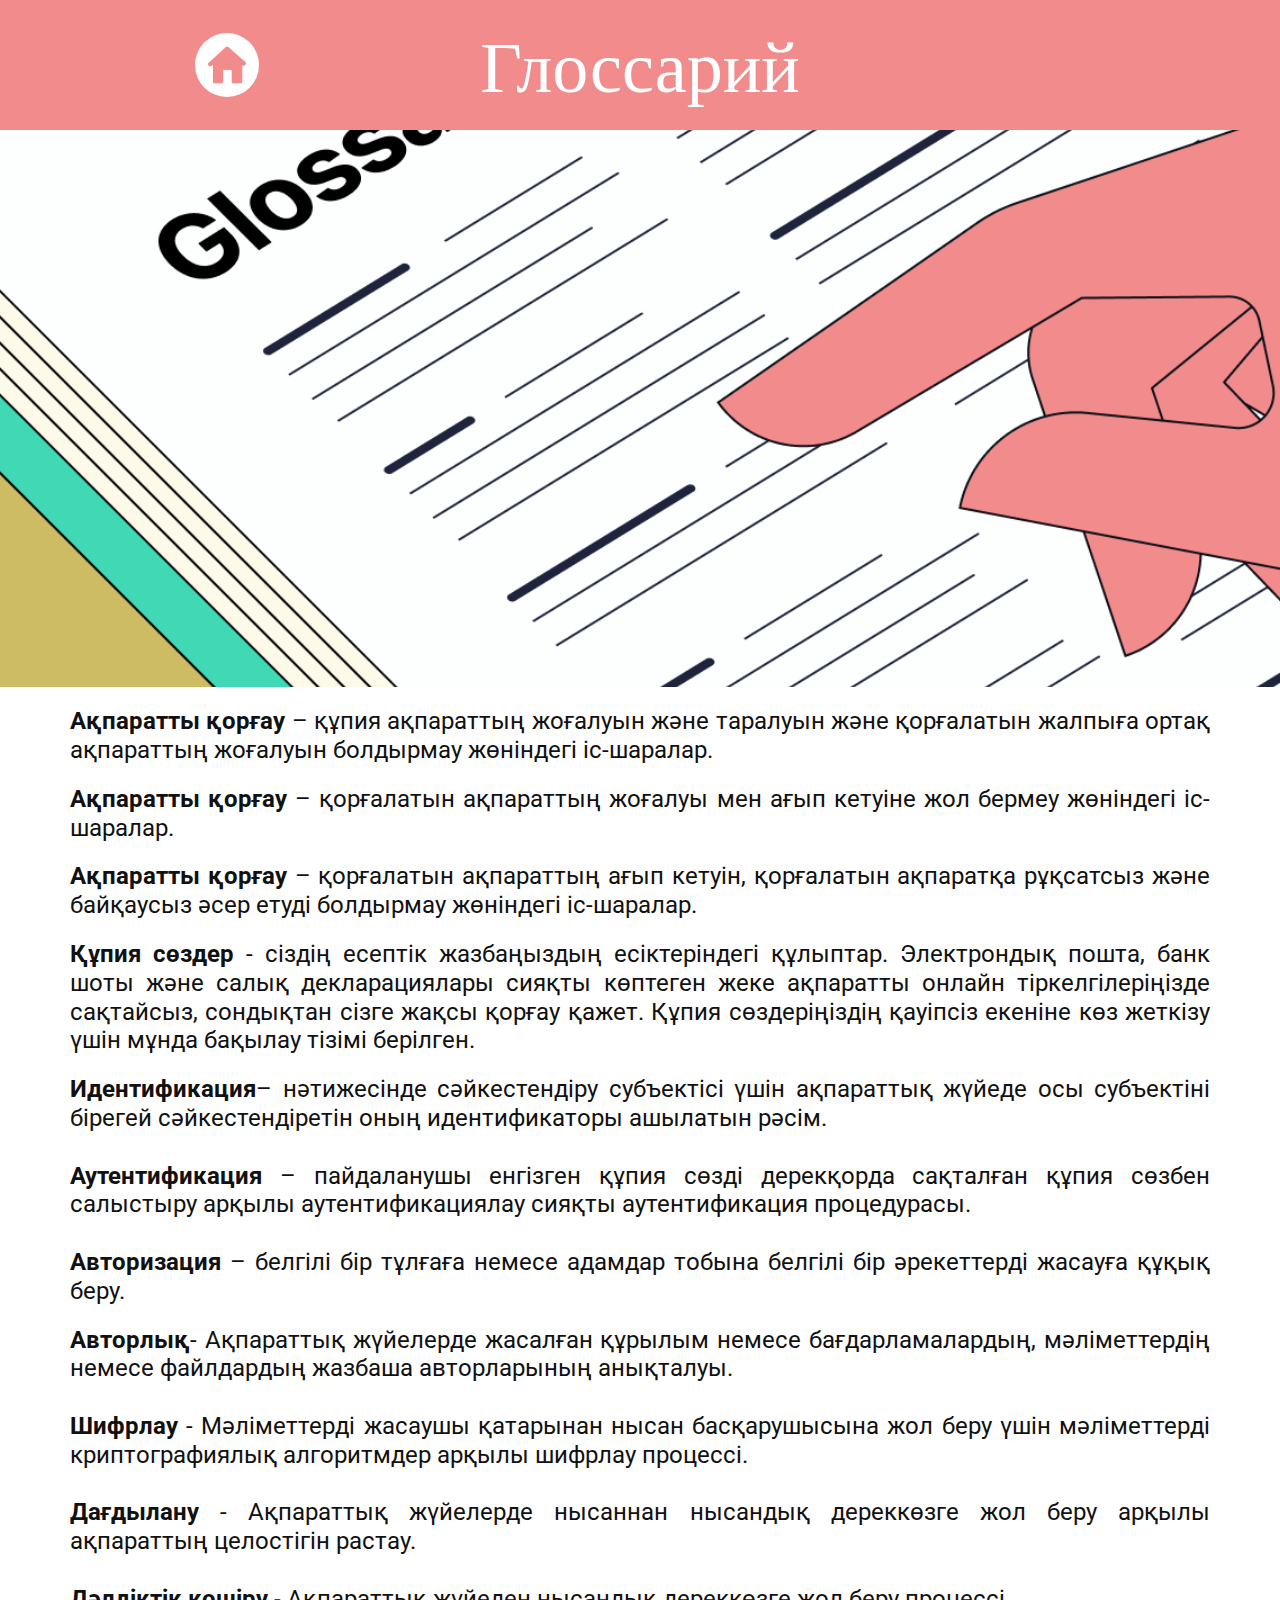
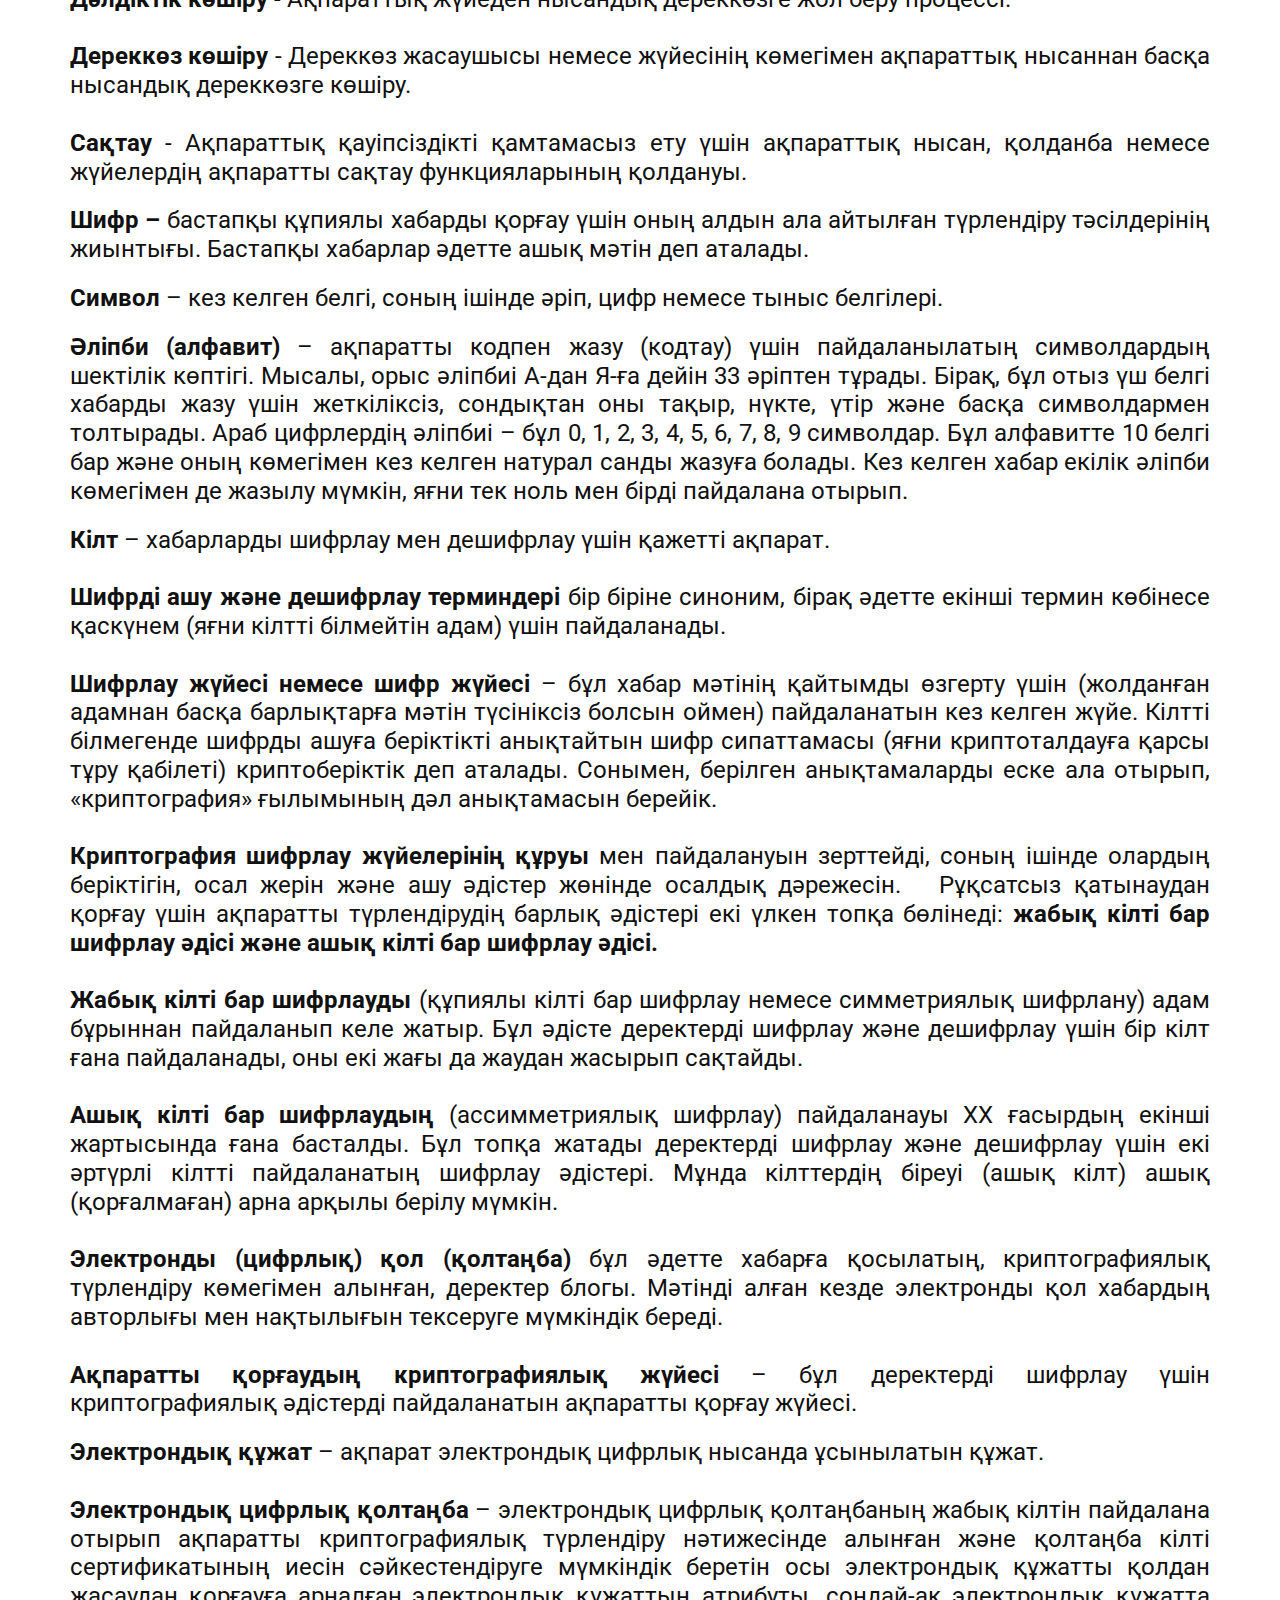
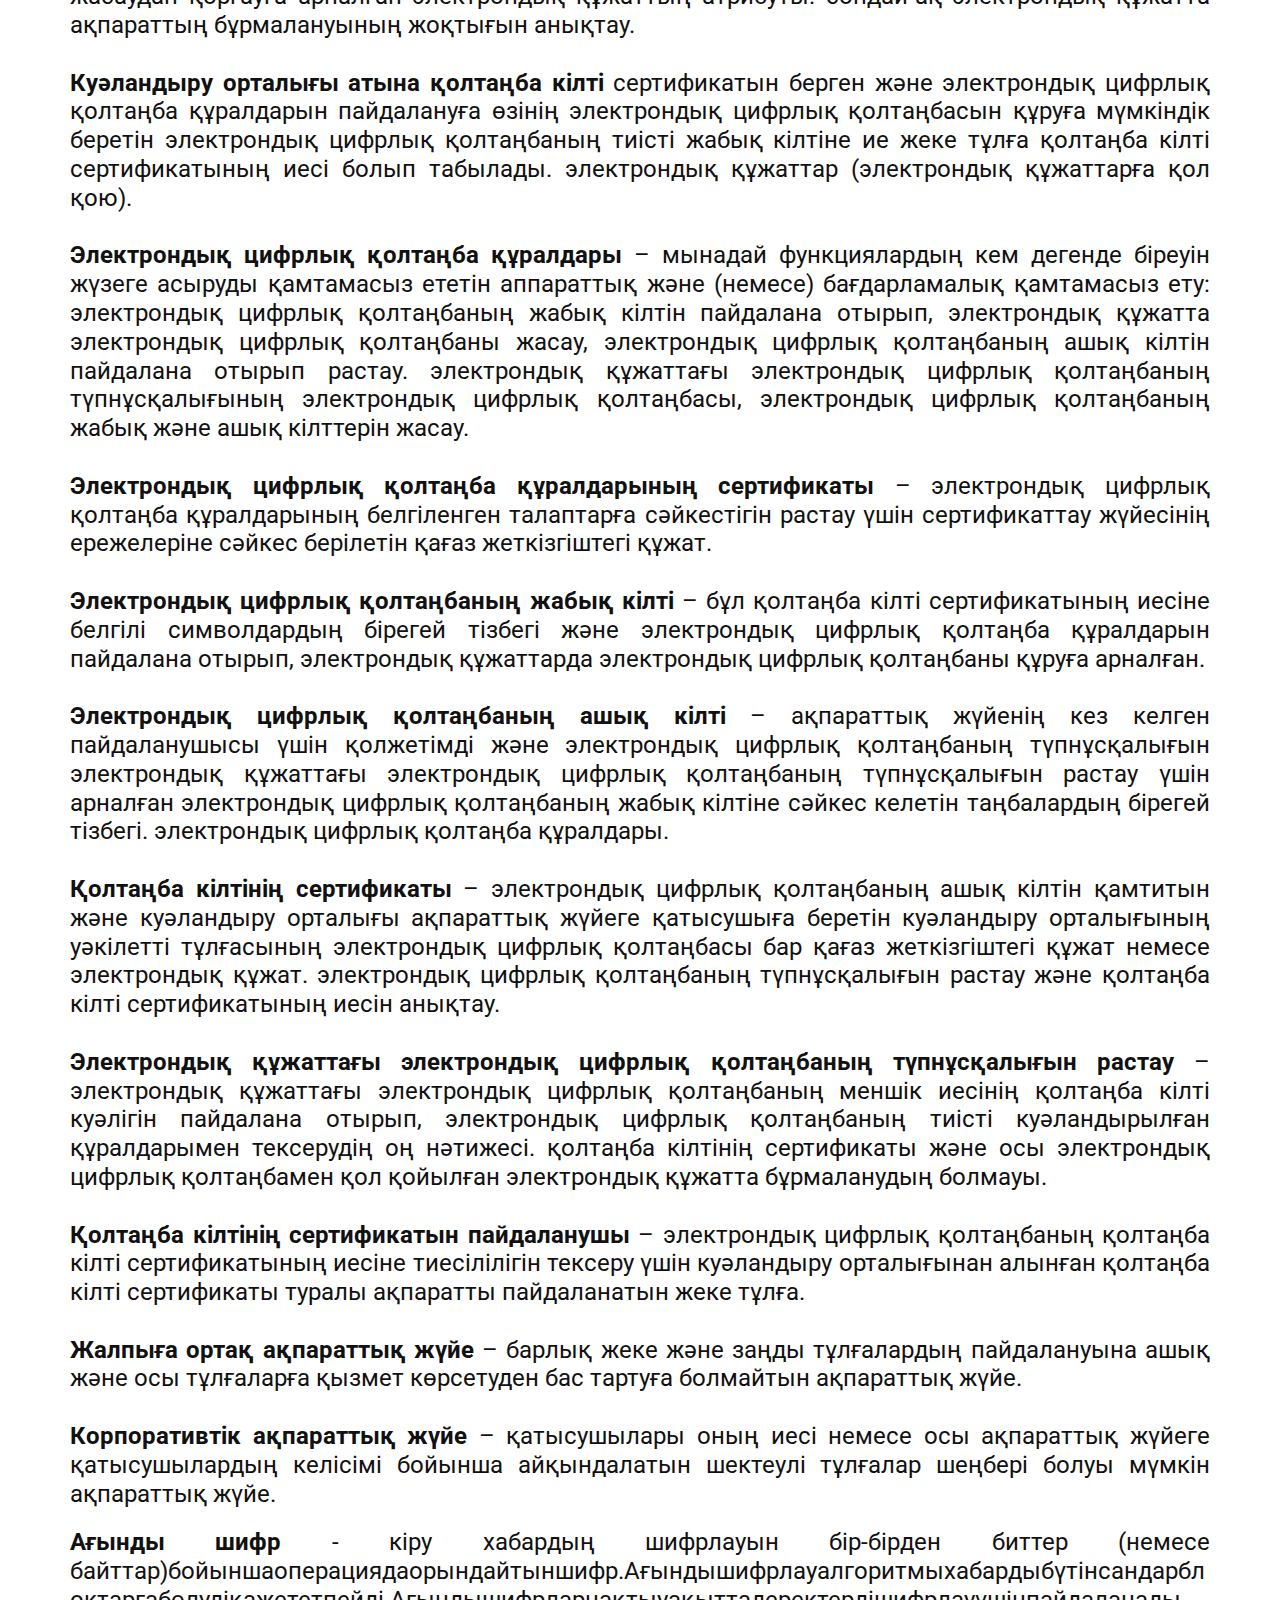
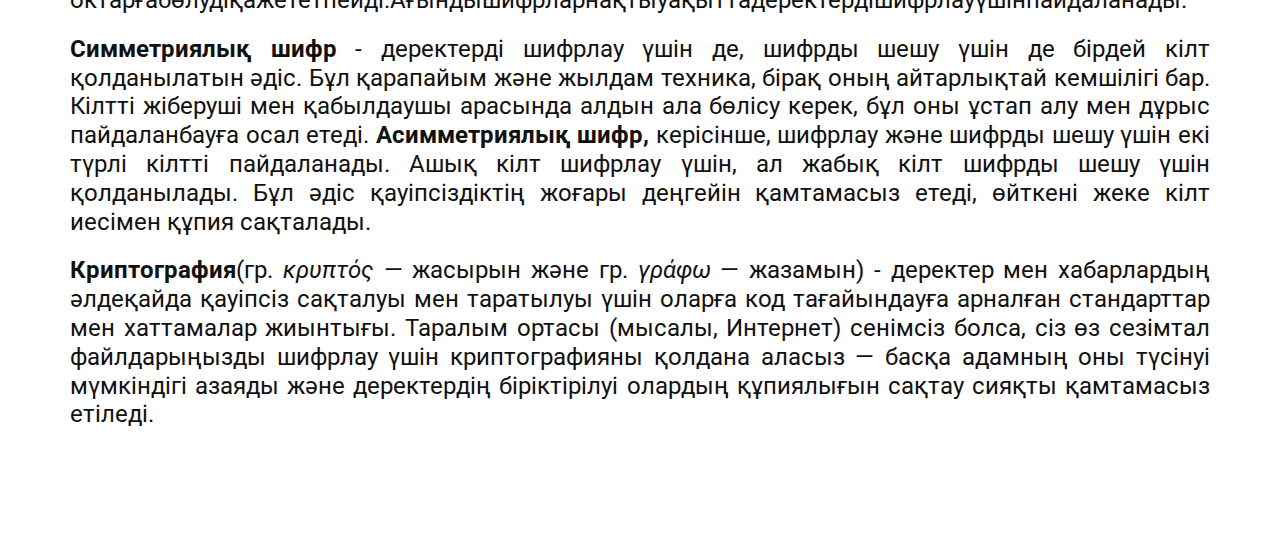
<file: глоссарий/Глоссарий.html>
<!DOCTYPE html>
<html style="font-size: 16px;" lang="ru"><head>
    <meta name="viewport" content="width=device-width, initial-scale=1.0">
    <meta charset="utf-8">
    <meta name="keywords" content="Глоссарий">
    <meta name="description" content="">
    <title>О нас</title>
    <link rel="stylesheet" href="nicepage.css" media="screen">
<link rel="stylesheet" href="Глоссарий.css" media="screen">
    <script class="u-script" type="text/javascript" src="jquery.js" defer=""></script>
    <script class="u-script" type="text/javascript" src="nicepage.js" defer=""></script>
    <meta name="generator" content="Nicepage 5.8.2, nicepage.com">
    <meta name="referrer" content="origin">
    <link id="u-theme-google-font" rel="stylesheet" href="https://fonts.googleapis.com/css?family=Roboto:100,100i,300,300i,400,400i,500,500i,700,700i,900,900i|Open+Sans:300,300i,400,400i,500,500i,600,600i,700,700i,800,800i">
    <link id="u-page-google-font" rel="stylesheet" href="https://fonts.googleapis.com/css?family=Abril+Fatface:400">
    
    
    
    
    
    <script type="application/ld+json">{
		"@context": "http://schema.org",
		"@type": "Organization",
		"name": ""
}</script>
    <meta name="theme-color" content="#478ac9">
    <meta property="og:title" content="О нас">
    <meta property="og:type" content="website">
  <meta data-intl-tel-input-cdn-path="intlTelInput/"></head>
  <body class="u-body u-xl-mode" data-lang="ru"><header class="u-clearfix u-custom-color-3 u-header u-sticky u-sticky-b554 u-header" id="sec-666b"><div class="u-clearfix u-sheet u-sheet-1">
        <h1 class="u-custom-font u-text u-text-default u-text-1">Глоссарий</h1><span class="u-file-icon u-icon u-icon-circle u-text-custom-color-3 u-white u-icon-1" data-href="javascript:history.back()"><img src="images/20176-bce89b72.png" alt=""></span>
      </div><style class="u-sticky-style" data-style-id="b554">.u-sticky-fixed.u-sticky-b554:before, .u-body.u-sticky-fixed .u-sticky-b554:before {
borders: top right bottom left !important; border-color: #404040 !important; border-width: 2px !important
}</style></header>
    <section class="skrollable u-clearfix u-image u-parallax u-section-1" id="sec-7ddb" data-image-width="1520" data-image-height="800">
      <div class="u-clearfix u-sheet u-sheet-1"></div>
    </section>
    <section class="u-clearfix u-section-2" id="sec-177f">
      <div class="u-clearfix u-sheet u-sheet-1">
        <h4 class="u-align-justify u-text u-text-default u-text-1">
          <span style="font-weight: 700;"> Ақпаратты қорғау</span> – құпия ақпараттың жоғалуын және таралуын және қорғалатын жалпыға ортақ ақпараттың жоғалуын болдырмау жөніндегі іс-шаралар.
        </h4>
        <h4 class="u-align-justify u-text u-text-default u-text-2">
          <span style="font-weight: 700;"> Ақпаратты қорғау</span> – қорғалатын ақпараттың жоғалуы мен ағып кетуіне жол бермеу жөніндегі іс-шаралар.
        </h4>
        <h4 class="u-align-justify u-text u-text-default u-text-3">
          <span style="font-weight: 700;"> Ақпаратты қорғау</span> – қорғалатын ақпараттың ағып кетуін, қорғалатын ақпаратқа рұқсатсыз және байқаусыз әсер етуді болдырмау жөніндегі іс-шаралар.
        </h4>
        <h4 class="u-align-justify u-text u-text-default u-text-4">
          <span style="font-weight: 700;"> Құпия сөздер</span>&nbsp;- сіздің есептік жазбаңыздың есіктеріндегі құлыптар. Электрондық пошта, банк шоты және салық декларациялары сияқты көптеген жеке ақпаратты онлайн тіркелгілеріңізде сақтайсыз, сондықтан сізге жақсы қорғау қажет. Құпия сөздеріңіздің қауіпсіз екеніне көз жеткізу үшін мұнда бақылау тізімі берілген.
        </h4>
        <h4 class="u-align-justify u-text u-text-default u-text-5">
          <span style="font-weight: 700;">Идентификация</span>– нәтижесінде сәйкестендіру субъектісі үшін ақпараттық жүйеде осы субъектіні бірегей сәйкестендіретін оның идентификаторы ашылатын рәсім.&nbsp;<br>
          <br>
          <span style="font-weight: 700;">Аутентификация</span> – пайдаланушы енгізген құпия сөзді дерекқорда сақталған құпия сөзбен салыстыру арқылы аутентификациялау сияқты аутентификация процедурасы.&nbsp;<br>
          <br>
          <span style="font-weight: 700;">Авторизация</span> – белгілі бір тұлғаға немесе адамдар тобына белгілі бір әрекеттерді жасауға құқық беру.
        </h4>
        <h4 class="u-align-justify u-text u-text-default u-text-6">
          <span style="font-weight: 700;">Авторлық</span>- Ақпараттық жүйелерде жасалған құрылым немесе бағдарламалардың, мәліметтердің немесе файлдардың жазбаша авторларының анықталуы.<br>
          <br>
          <span style="font-weight: 700;">Шифрлау </span>- Мәліметтерді жасаушы қатарынан нысан басқарушысына жол беру үшін мәліметтерді криптографиялық алгоритмдер арқылы шифрлау процессі.<br>
          <br>
          <span style="font-weight: 700;">Дағдылану </span>- Ақпараттық жүйелерде нысаннан нысандық дереккөзге жол беру арқылы ақпараттың целостігін растау.<br>
          <br>
          <span style="font-weight: 700;">Дәлдіктік көшіру</span> - Ақпараттық жүйеден нысандық дереккөзге жол беру процессі.<br>
          <br>
          <span style="font-weight: 700;">Дереккөз көшіру</span> - Дереккөз жасаушысы немесе жүйесінің көмегімен ақпараттық нысаннан басқа нысандық дереккөзге көшіру.<br>
          <br>
          <span style="font-weight: 700;">Сақтау </span>- Ақпараттық қауіпсіздікті қамтамасыз ету үшін ақпараттық нысан, қолданба немесе жүйелердің ақпаратты сақтау функцияларының қолдануы.
        </h4>
        <h4 class="u-align-justify u-text u-text-default u-text-7"><b>Шифр –</b>&nbsp;бастапқы құпиялы хабарды қорғау үшін оның алдын ала айтылған түрлендіру тәсілдерінің жиынтығы. Бастапқы хабарлар әдетте ашық мәтін деп аталады.&nbsp;
        </h4>
        <h4 class="u-align-justify u-text u-text-default u-text-8"><b>Символ&nbsp;</b>– кез келген белгі, соның ішінде әріп, цифр немесе тыныс белгілері.
        </h4>
        <h4 class="u-align-justify u-text u-text-default u-text-9"><b>Әліпби (алфавит)</b>&nbsp;– ақпаратты кодпен жазу (кодтау) үшін пайдаланылатың символдардың шектілік көптігі. Мысалы, орыс әліпбиі А-дан Я-ға дейін 33 әріптен тұрады. Бірақ, бұл отыз үш белгі хабарды жазу үшін жеткіліксіз, сондықтан оны тақыр, нүкте, үтір және басқа символдармен толтырады. Араб цифрлердің әліпбиі – бұл 0, 1, 2, 3, 4, 5, 6, 7, 8, 9 символдар. Бұл алфавитте 10 белгі бар және оның көмегімен кез келген натурал санды жазуға болады. Кез келген хабар екілік әліпби көмегімен де жазылу мүмкін, яғни тек ноль мен бірді пайдалана отырып.&nbsp;&nbsp;
        </h4>
        <h4 class="u-align-justify u-text u-text-default u-text-10"><b>Кілт</b>&nbsp;– хабарларды шифрлау мен дешифрлау үшін қажетті ақпарат. &nbsp;&nbsp;<br>
          <br><b>Шифрді ашу және дешифрлау терминдері</b>&nbsp;бір біріне синоним, бірақ әдетте екінші термин көбінесе қаскүнем (яғни кілтті білмейтін адам) үшін пайдаланады. &nbsp;&nbsp;<br>
          <br><b>Шифрлау жүйесі немесе шифр жүйесі</b>&nbsp;– бұл хабар мәтінің қайтымды өзгерту үшін (жолданған адамнан басқа барлықтарға мәтін түсініксіз болсын оймен) пайдаланатын кез келген жүйе. Кілтті білмегенде шифрды ашуға беріктікті анықтайтын шифр сипаттамасы (яғни криптоталдауға қарсы тұру қабілеті) криптоберіктік деп аталады. Сонымен, берілген анықтамаларды еске ала отырып, «криптография» ғылымының дәл анықтамасын берейік.&nbsp;<br>
          <br><b>Криптография шифрлау жүйелерінің құруы</b>&nbsp;мен пайдалануын зерттейді, соның ішінде олардың беріктігін, осал жерін және ашу әдістер жөнінде осалдық дәрежесін.&nbsp;<b>&nbsp;</b>&nbsp;Рұқсатсыз қатынаудан қорғау үшін ақпаратты түрлендірудің барлық әдістері екі үлкен топқа бөлінеді:&nbsp;<b>жабық кілті бар шифрлау әдісі және ашық кілті бар шифрлау әдісі.</b>&nbsp;&nbsp;&nbsp;<br>
          <br><b>Жабық кілті бар шифрлауды</b>&nbsp;(құпиялы кілті бар шифрлау немесе симметриялық шифрлану) адам бұрыннан пайдаланып келе жатыр. Бұл әдісте деректерді шифрлау және дешифрлау үшін бір кілт ғана пайдаланады, оны екі жағы да жаудан жасырып сақтайды.&nbsp;<b>&nbsp;</b>&nbsp;<br>
          <br><b>Ашық кілті бар шифрлаудың</b>&nbsp;(ассимметриялық шифрлау) пайдаланауы ХХ ғасырдың екінші жартысында ғана басталды. Бұл топқа жатады деректерді шифрлау және дешифрлау үшін екі әртүрлі кілтті пайдаланатың шифрлау әдістері. Мұнда кілттердің біреуі (ашық кілт) ашық (қорғалмаған) арна арқылы берілу мүмкін.&nbsp; &nbsp;&nbsp;<br>
          <br><b>Электронды (цифрлық) қол (қолтаңба)</b>&nbsp;бұл әдетте хабарға қосылатың, криптографиялық түрлендіру көмегімен алынған, деректер блогы. Мәтінді алған кезде электронды қол хабардың авторлығы мен нақтылығын тексеруге мүмкіндік береді.&nbsp;<br>
          <br><b>Ақпаратты қорғаудың криптографиялық жүйесі</b>&nbsp;– бұл деректерді шифрлау үшін криптографиялық әдістерді пайдаланатын ақпаратты қорғау жүйесі.&nbsp;&nbsp;
        </h4>
        <h4 class="u-align-justify u-text u-text-default u-text-11"><b>Электрондық
құжат</b> – ақпарат электрондық
цифрлық нысанда ұсынылатын құжат. <br>
          <br><b>Электрондық
цифрлық қолтаңба</b> – электрондық цифрлық
қолтаңбаның жабық кілтін пайдалана отырып ақпаратты криптографиялық түрлендіру
нәтижесінде алынған және қолтаңба кілті сертификатының иесін сәйкестендіруге
мүмкіндік беретін осы электрондық құжатты қолдан жасаудан қорғауға арналған
электрондық құжаттың атрибуты. сондай-ақ электрондық құжатта ақпараттың
бұрмалануының жоқтығын анықтау. <br>
          <br><b>Куәландыру
орталығы атына қолтаңба кілті</b> сертификатын берген және
электрондық цифрлық қолтаңба құралдарын пайдалануға өзінің электрондық цифрлық
қолтаңбасын құруға мүмкіндік беретін электрондық цифрлық қолтаңбаның тиісті
жабық кілтіне ие жеке тұлға қолтаңба кілті сертификатының иесі болып табылады.
электрондық құжаттар (электрондық құжаттарға қол қою). <br>
          <br><b>Электрондық
цифрлық қолтаңба құралдары</b> – мынадай функциялардың
кем дегенде біреуін жүзеге асыруды қамтамасыз ететін аппараттық және (немесе)
бағдарламалық қамтамасыз ету: электрондық цифрлық қолтаңбаның жабық кілтін
пайдалана отырып, электрондық құжатта электрондық цифрлық қолтаңбаны жасау,
электрондық цифрлық қолтаңбаның ашық кілтін пайдалана отырып растау.
электрондық құжаттағы электрондық цифрлық қолтаңбаның түпнұсқалығының электрондық
цифрлық қолтаңбасы, электрондық цифрлық қолтаңбаның жабық және ашық кілттерін
жасау. <br>
          <br><b>Электрондық
цифрлық қолтаңба құралдарының сертификаты</b> – электрондық цифрлық қолтаңба құралдарының белгіленген
талаптарға сәйкестігін растау үшін сертификаттау жүйесінің ережелеріне сәйкес
берілетін қағаз жеткізгіштегі құжат. <br>
          <br><b>Электрондық
цифрлық қолтаңбаның жабық кілті</b> – бұл қолтаңба кілті сертификатының иесіне белгілі символдардың бірегей тізбегі
және электрондық цифрлық қолтаңба құралдарын пайдалана отырып, электрондық құжаттарда
электрондық цифрлық қолтаңбаны құруға арналған. <br>
          <br><b>Электрондық
цифрлық қолтаңбаның ашық кілті</b> – ақпараттық жүйенің кез
келген пайдаланушысы үшін қолжетімді және электрондық цифрлық қолтаңбаның
түпнұсқалығын электрондық құжаттағы электрондық цифрлық қолтаңбаның
түпнұсқалығын растау үшін арналған электрондық цифрлық қолтаңбаның жабық
кілтіне сәйкес келетін таңбалардың бірегей тізбегі. электрондық цифрлық
қолтаңба құралдары. <br>
          <br><b>Қолтаңба
кілтінің сертификаты</b> – электрондық цифрлық
қолтаңбаның ашық кілтін қамтитын және куәландыру орталығы ақпараттық жүйеге
қатысушыға беретін куәландыру орталығының уәкілетті тұлғасының электрондық
цифрлық қолтаңбасы бар қағаз жеткізгіштегі құжат немесе электрондық құжат.
электрондық цифрлық қолтаңбаның түпнұсқалығын растау және қолтаңба кілті
сертификатының иесін анықтау. <br>
          <br><b>Электрондық
құжаттағы электрондық цифрлық қолтаңбаның түпнұсқалығын растау</b> – электрондық құжаттағы электрондық цифрлық
қолтаңбаның меншік иесінің қолтаңба кілті куәлігін пайдалана отырып,
электрондық цифрлық қолтаңбаның тиісті куәландырылған құралдарымен тексерудің
оң нәтижесі. қолтаңба кілтінің сертификаты және осы электрондық цифрлық
қолтаңбамен қол қойылған электрондық құжатта бұрмаланудың болмауы. <br>
          <br><b>Қолтаңба
кілтінің сертификатын пайдаланушы</b> – электрондық цифрлық қолтаңбаның қолтаңба кілті сертификатының иесіне
тиесілілігін тексеру үшін куәландыру орталығынан алынған қолтаңба кілті
сертификаты туралы ақпаратты пайдаланатын жеке тұлға.&nbsp;<b>
            <br>
            <br>Жалпыға
ортақ ақпараттық жүйе</b> – барлық жеке және заңды
тұлғалардың пайдалануына ашық және осы тұлғаларға қызмет көрсетуден бас тартуға
болмайтын ақпараттық жүйе.&nbsp;<br>
          <br><b>Корпоративтік
ақпараттық жүйе</b> – қатысушылары оның иесі
немесе осы ақпараттық жүйеге қатысушылардың келісімі бойынша айқындалатын
шектеулі тұлғалар шеңбері болуы мүмкін ақпараттық жүйе.
        </h4>
        <h4 class="u-align-justify u-text u-text-12"><b>Ағынды шифр </b>- кіру хабардың шифрлауын бір-бірден
биттер (немесе байттар)бойыншаоперациядаорындайтыншифр.Ағындышифрлауалгоритмыхабардыбүтінсандарблоктарғабөлудіқажететпейді.Ағындышифрларнақтыуақыттадеректердішифрлауүшінпайдаланады.
        </h4>
        <h4 class="u-align-justify u-text u-text-13">
          <span style="font-weight: 700;"> Симметриялық шифр</span>&nbsp;- деректерді шифрлау үшін де, шифрды шешу үшін де бірдей кілт қолданылатын әдіс. Бұл қарапайым және жылдам техника, бірақ оның айтарлықтай кемшілігі бар. Кілтті жіберуші мен қабылдаушы арасында алдын ала бөлісу керек, бұл оны ұстап алу мен дұрыс пайдаланбауға осал етеді. <span style="font-weight: 700;">Асимметриялық шифр,</span> керісінше, шифрлау және шифрды шешу үшін екі түрлі кілтті пайдаланады. Ашық кілт шифрлау үшін, ал жабық кілт шифрды шешу үшін қолданылады. Бұл әдіс қауіпсіздіктің жоғары деңгейін қамтамасыз етеді, өйткені жеке кілт иесімен құпия сақталады.
        </h4>
        <h4 class="u-align-justify u-text u-text-14"><b>Криптография</b>(гр.&nbsp;<i>κρυπτός</i>&nbsp;— жасырын және гр.&nbsp;<i>γράφω</i>&nbsp;— жазамын) - деректер мен хабарлардың әлдеқайда қауіпсіз сақталуы мен таратылуы үшін оларға код тағайындауға арналған стандарттар мен хаттамалар жиынтығы. Таралым ортасы (мысалы, Интернет) сенімсіз болса, сіз өз сезімтал файлдарыңызды шифрлау үшін криптографияны қолдана аласыз — басқа адамның оны түсінуі мүмкіндігі азаяды және деректердің біріктірілуі олардың құпиялығын сақтау сияқты қамтамасыз етіледі.
        </h4>
      </div>
    </section>
    
    
    
    
 
</body></html>
</file>
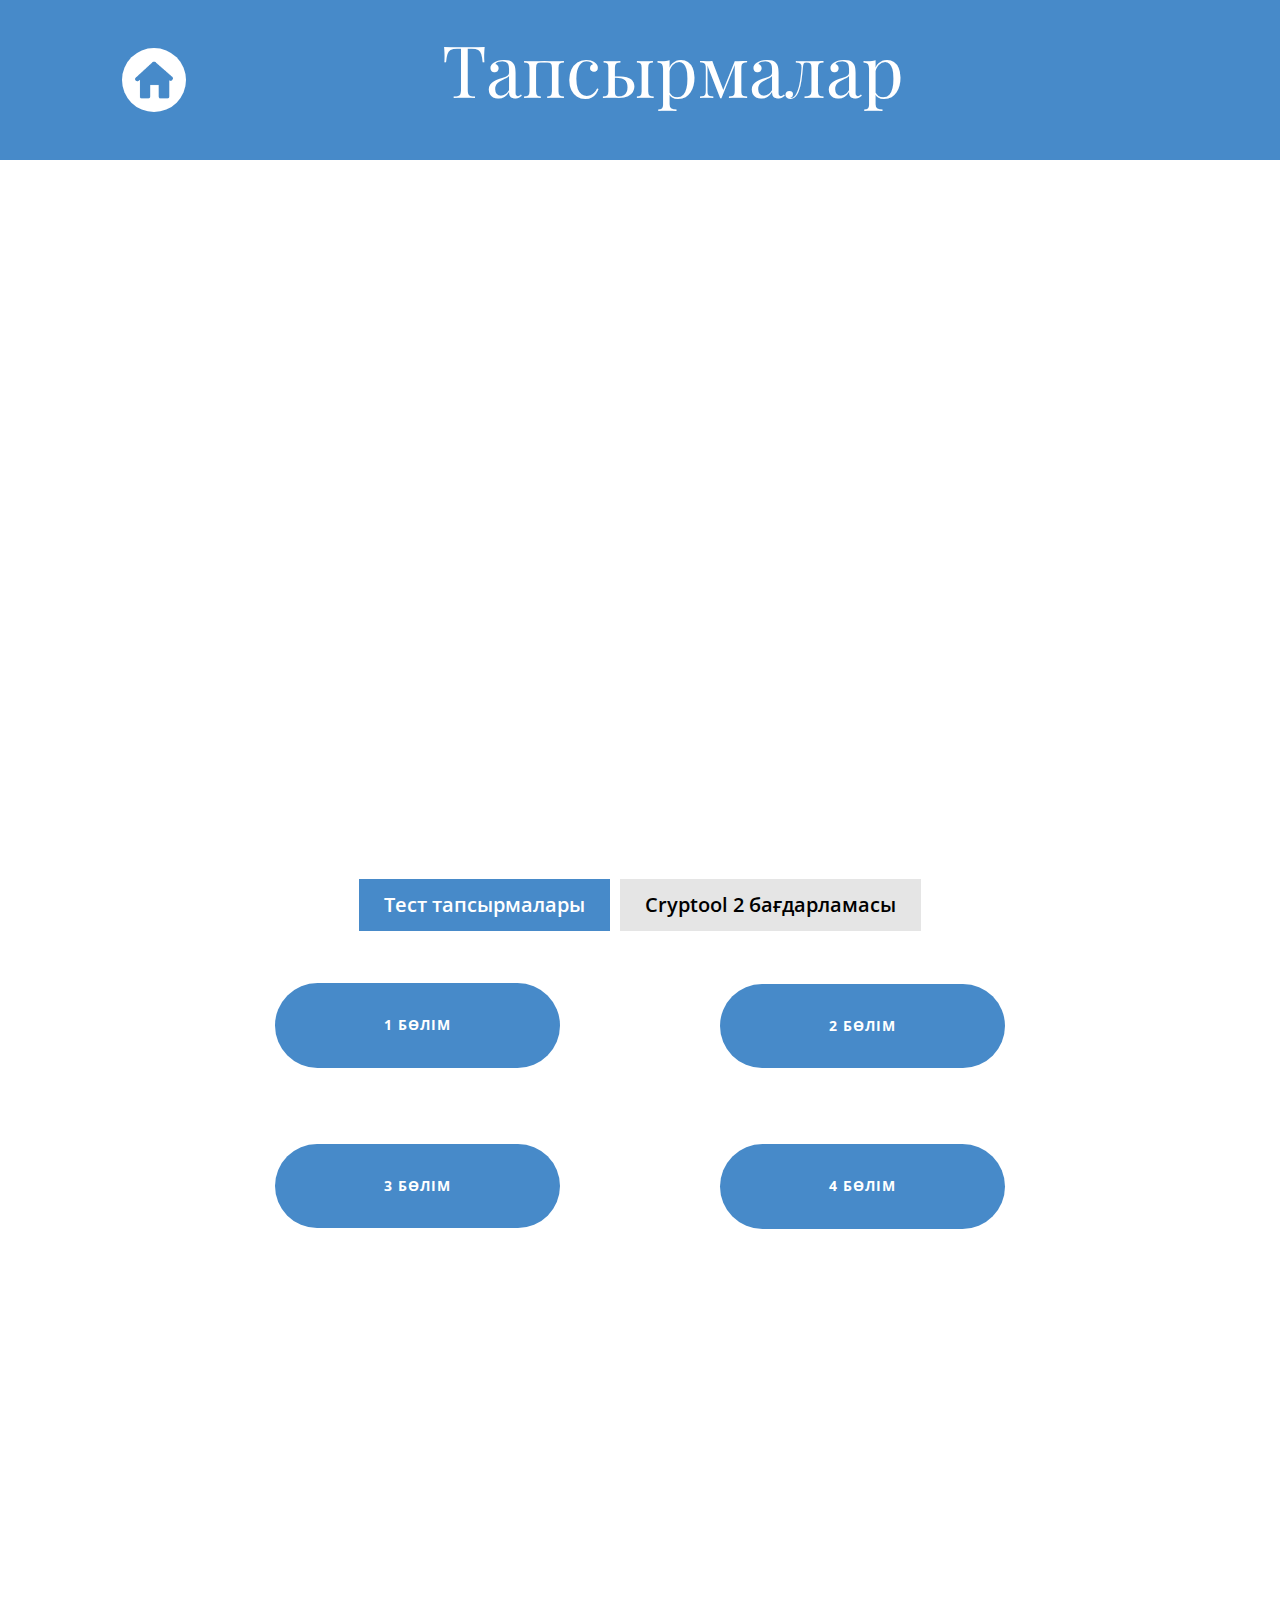
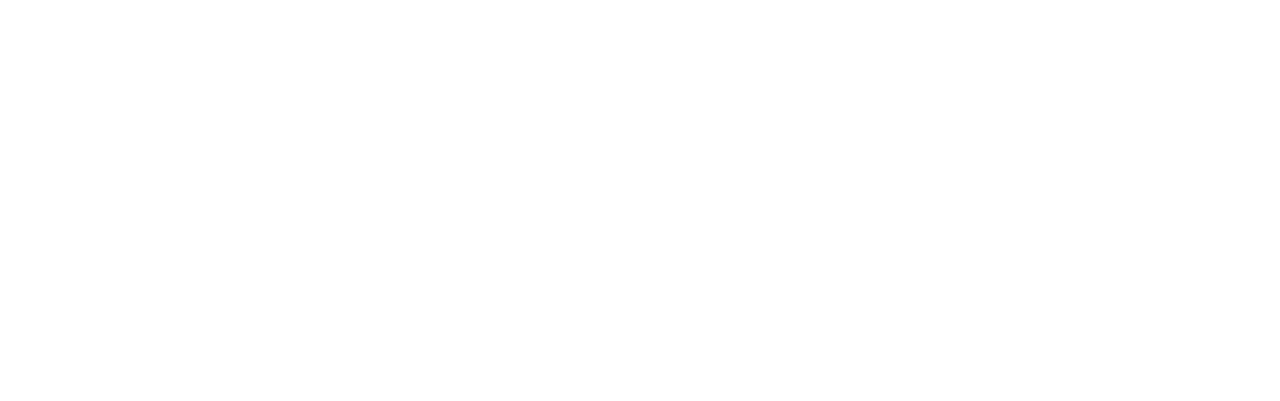
<file: Тапсырмалар/Тапсырмалар.html>
<!DOCTYPE html>
<html style="font-size: 16px;" lang="ru"><head>
    <meta name="viewport" content="width=device-width, initial-scale=1.0">
    <meta charset="utf-8">
    <meta name="keywords" content="Тапсырмалар">
    <meta name="description" content="">
    <title>Тапсырмалар</title>
    <link rel="stylesheet" href="nicepage.css" media="screen">
<link rel="stylesheet" href="Тапсырмалар.css" media="screen">
    <script class="u-script" type="text/javascript" src="jquery.js" defer=""></script>
    <script class="u-script" type="text/javascript" src="nicepage.js" defer=""></script>
    <meta name="generator" content="Nicepage 5.8.2, nicepage.com">
    <link id="u-theme-google-font" rel="stylesheet" href="https://fonts.googleapis.com/css?family=Roboto:100,100i,300,300i,400,400i,500,500i,700,700i,900,900i|Open+Sans:300,300i,400,400i,500,500i,600,600i,700,700i,800,800i">
    <link id="u-page-google-font" rel="stylesheet" href="https://fonts.googleapis.com/css?family=Playfair+Display:400,400i,500,500i,600,600i,700,700i,800,800i,900,900i">
    
    
    
    <script type="application/ld+json">{
		"@context": "http://schema.org",
		"@type": "Organization",
		"name": ""
}</script>
    <meta name="theme-color" content="#478ac9">
    <meta property="og:title" content="Тапсырмалар">
    <meta property="og:type" content="website">
  <meta data-intl-tel-input-cdn-path="intlTelInput/"></head>
  <body class="u-body u-xl-mode" data-lang="ru"><header class="u-clearfix u-header u-palette-1-base u-sticky u-sticky-378e u-header" id="sec-5789"><div class="u-clearfix u-sheet u-sheet-1"><span class="u-file-icon u-icon u-icon-circle u-text-palette-1-base u-white u-icon-1" data-href="javascript:history.back()"><img src="images/20176-bcf4567f.png" alt=""></span>
        <h1 class="u-custom-font u-text u-text-default u-text-1">Тапсырмалар</h1>
      </div></header>
    <section class="skrollable u-clearfix u-container-align-center u-image u-parallax u-section-1" id="sec-df67" data-image-width="1400" data-image-height="700">
      <div class="u-clearfix u-sheet u-sheet-1"></div>
    </section>
    <section class="u-clearfix u-section-2" id="sec-f773">
      <div class="u-clearfix u-sheet u-sheet-1">
        <div class="u-expanded-width u-tab-links-align-center u-tabs u-tabs-1">
          <ul class="u-border-2 u-border-palette-1-base u-spacing-10 u-tab-list u-unstyled" role="tablist">
            <li class="u-tab-item" role="presentation">
              <a class="active u-active-palette-1-base u-button-style u-grey-10 u-tab-link u-text-active-white u-text-black u-tab-link-1" id="link-tab-0da5" href="#tab-0da5" role="tab" aria-controls="tab-0da5" aria-selected="true">Тест тапсырмалары</a>
            </li>
            <li class="u-tab-item" role="presentation">
              <a class="u-active-palette-1-base u-button-style u-grey-10 u-tab-link u-text-active-white u-text-black u-tab-link-2" id="link-tab-14b7" href="#tab-14b7" role="tab" aria-controls="tab-14b7" aria-selected="false">Cryptool 2 бағдарламасы<br>
              </a>
            </li>
          </ul>
          <div class="u-tab-content">
            <div class="u-container-style u-tab-active u-tab-pane u-white u-tab-pane-1" id="tab-0da5" role="tabpanel" aria-labelledby="link-tab-0da5">
              <div class="u-container-layout u-container-layout-1">
                <a href="1-тарау/Untitled-1.html" class="u-btn u-btn-round u-button-style u-hover-palette-1-light-1 u-palette-1-base u-radius-50 u-btn-1">1 Бөлім</a>
                <a href="2-тарау/index.html" class="u-btn u-btn-round u-button-style u-hover-palette-1-light-1 u-palette-1-base u-radius-50 u-btn-2">2 Бөлім</a>
                <a href="3-тарау/index.html" class="u-btn u-btn-round u-button-style u-hover-palette-1-light-1 u-palette-1-base u-radius-50 u-btn-3">3 бөлім</a>
                <a href="4-тарау/index.html" class="u-btn u-btn-round u-button-style u-hover-palette-1-light-1 u-palette-1-base u-radius-50 u-btn-4">4 бөлім</a>
              </div>
            </div>
            <div class="u-align-justify u-container-style u-tab-pane u-white u-tab-pane-2" id="tab-14b7" role="tabpanel" aria-labelledby="link-tab-14b7">
              <div class="u-container-layout u-container-layout-2">
                <h4 class="u-text u-text-default-lg u-text-default-md u-text-default-sm u-text-default-xl u-text-1">
                  <span style="font-weight: 700;"> Cryptool 2 (немесе CrypTool-2)</span> – криптографияны үйренуге және зерттеуге арналған бағдарламалық құрал. Бұл әртүрлі криптографиялық алгоритмдерді үйренуге, деректерді талдауға және шифрлауға арналған қуатты құрал. <br>
                  <br>Cryptool 2 пайдаланушыларға криптографияның негізгі принциптерін және әртүрлі криптографиялық алгоритмдерді үйренуге мүмкіндік беретін мүмкіндіктер мен құралдардың кең спектрін ұсынады. Ол деректерді шифрлау және шифрын шешу, криптографиялық алгоритмдерді талдау функцияларын және цифрлық қолтаңбалар мен сертификаттарды жасау және тексеру құралдарын қамтиды. <br>
                  <br>Cryptool 2 графикалық пайдаланушы интерфейсіне ие, ол бағдарламамен өзара әрекеттесуді жеңілдетеді және оны тіпті криптография саласындағы жаңадан бастағандар үшін де қолжетімді етеді. Ол сонымен қатар модульдер арқылы функционалдылықты бағдарламалау және кеңейту мүмкіндігін береді, бұл зерттеушілер мен әзірлеушілерге өздерінің құралдары мен алгоритмдерін жасауға мүмкіндік береді. <br>
                  <br>Cryptool 2 ашық көзі болып табылады және оны тегін пайдалануға болады. Оны криптографияны дамыту және оқытумен айналысатын коммерциялық емес ұйым Cryptool ұйымы әзірлейді және қолдайды. <br>
                  <br>Тұтастай алғанда, Cryptool 2 криптографияны зерттеуге және зерттеуге арналған қуатты және ыңғайлы құрал, ол пайдаланушыларға деректерді қорғау принциптерін және ақпараттың қауіпсіздігін қамтамасыз ету үшін криптографиялық әдістерді пайдалануды жақсы түсінуге көмектеседі.<br>
                  <br>Жүктеп алу үшін&nbsp;https://www.cryptool.org/en/ct2/downloads осы сілтеме арқылы кірініз.
                </h4>
                <a href="https://www.cryptool.org/en/ct2/downloads" class="u-btn u-btn-round u-button-style u-hover-palette-1-light-1 u-palette-1-base u-radius-50 u-btn-5">Жүктеу</a>
                <a href="Cryptool2/Cryptool-2.html" class="u-btn u-btn-round u-button-style u-hover-palette-1-light-2 u-palette-1-base u-radius-2 u-btn-6">Практикалық тапсырмалар&nbsp;<span class="u-icon u-text-white"><svg class="u-svg-content" viewBox="0 0 512 512" x="0px" y="0px" style="width: 1em; height: 1em;"><path d="M506.134,241.843c-0.006-0.006-0.011-0.013-0.018-0.019l-104.504-104c-7.829-7.791-20.492-7.762-28.285,0.068 c-7.792,7.829-7.762,20.492,0.067,28.284L443.558,236H20c-11.046,0-20,8.954-20,20c0,11.046,8.954,20,20,20h423.557 l-70.162,69.824c-7.829,7.792-7.859,20.455-0.067,28.284c7.793,7.831,20.457,7.858,28.285,0.068l104.504-104 c0.006-.006,0.011-.013,0.018-.019C513.968,262.339,513.943,249.635,506.134,241.843z"></path></svg></span>
                </a>
              </div>
            </div>
          </div>
        </div>
      </div>
    </section>
    
    
 
</body></html>
</file>
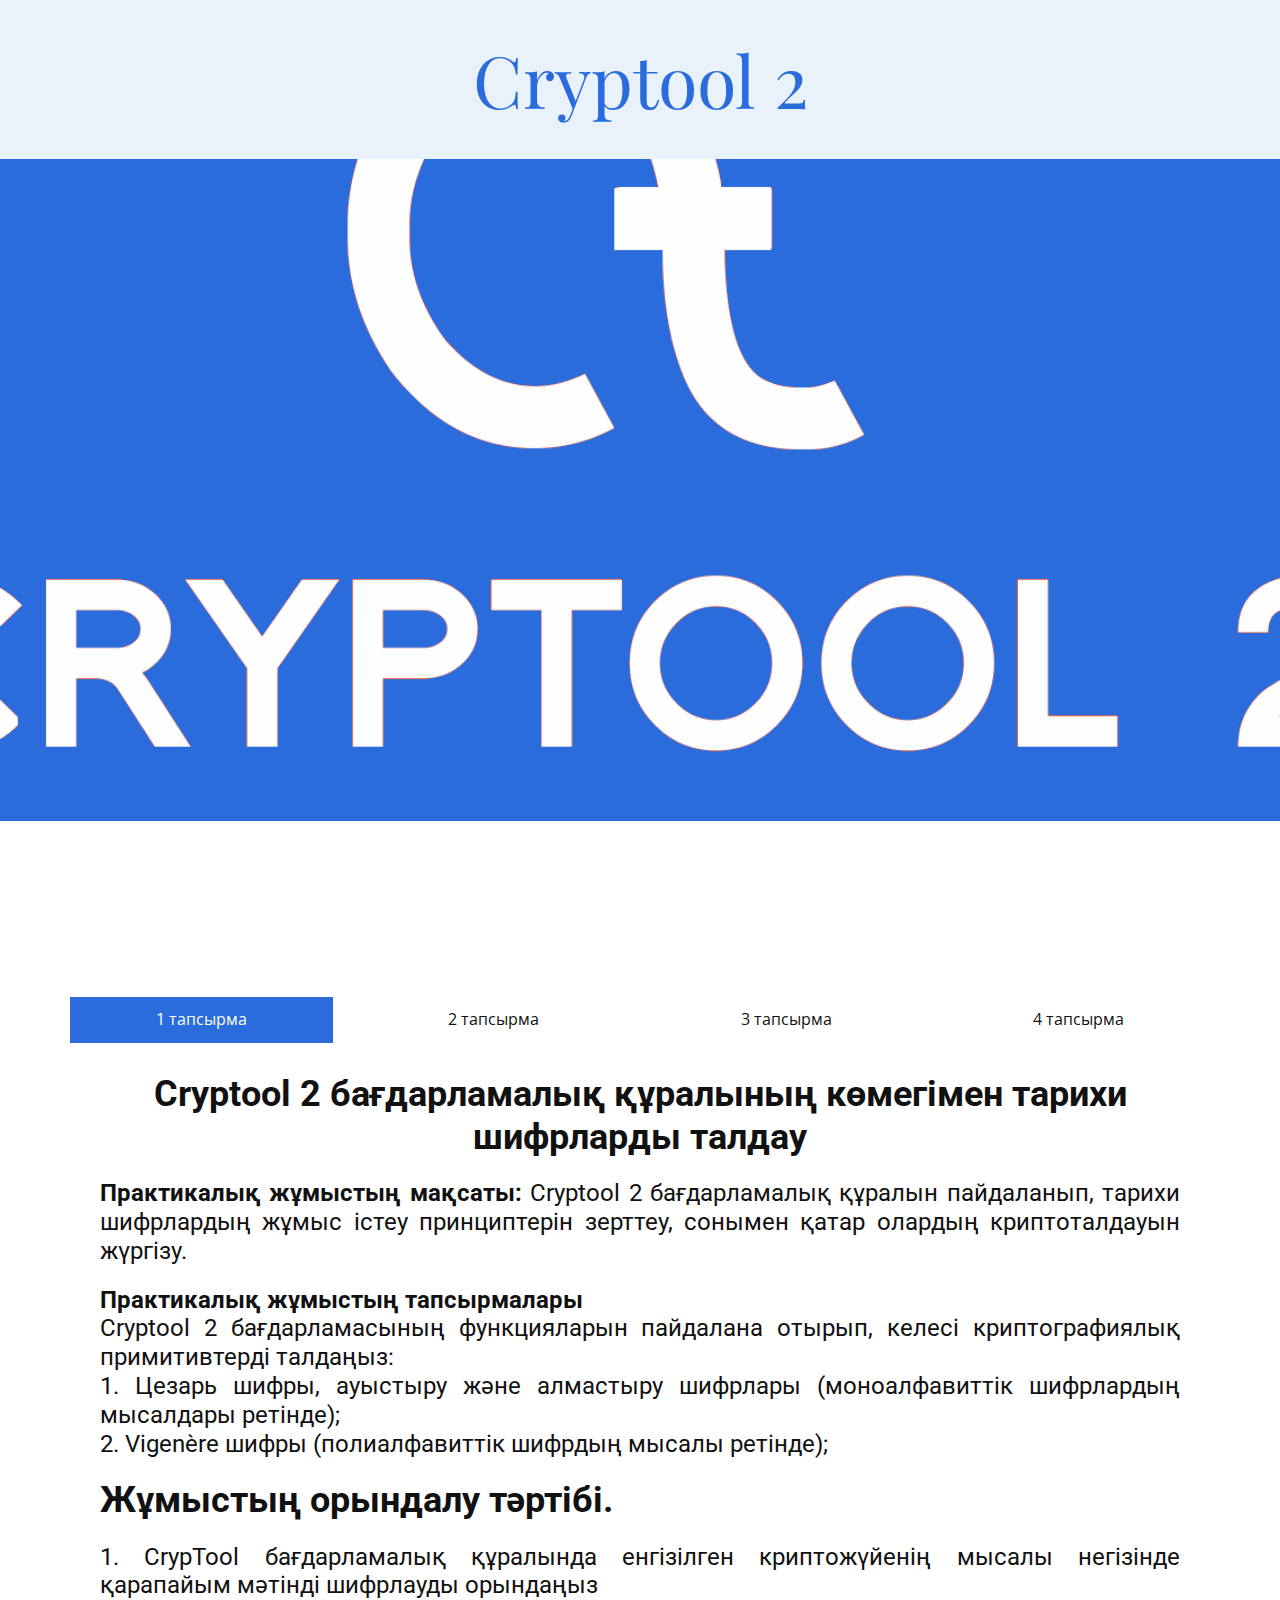
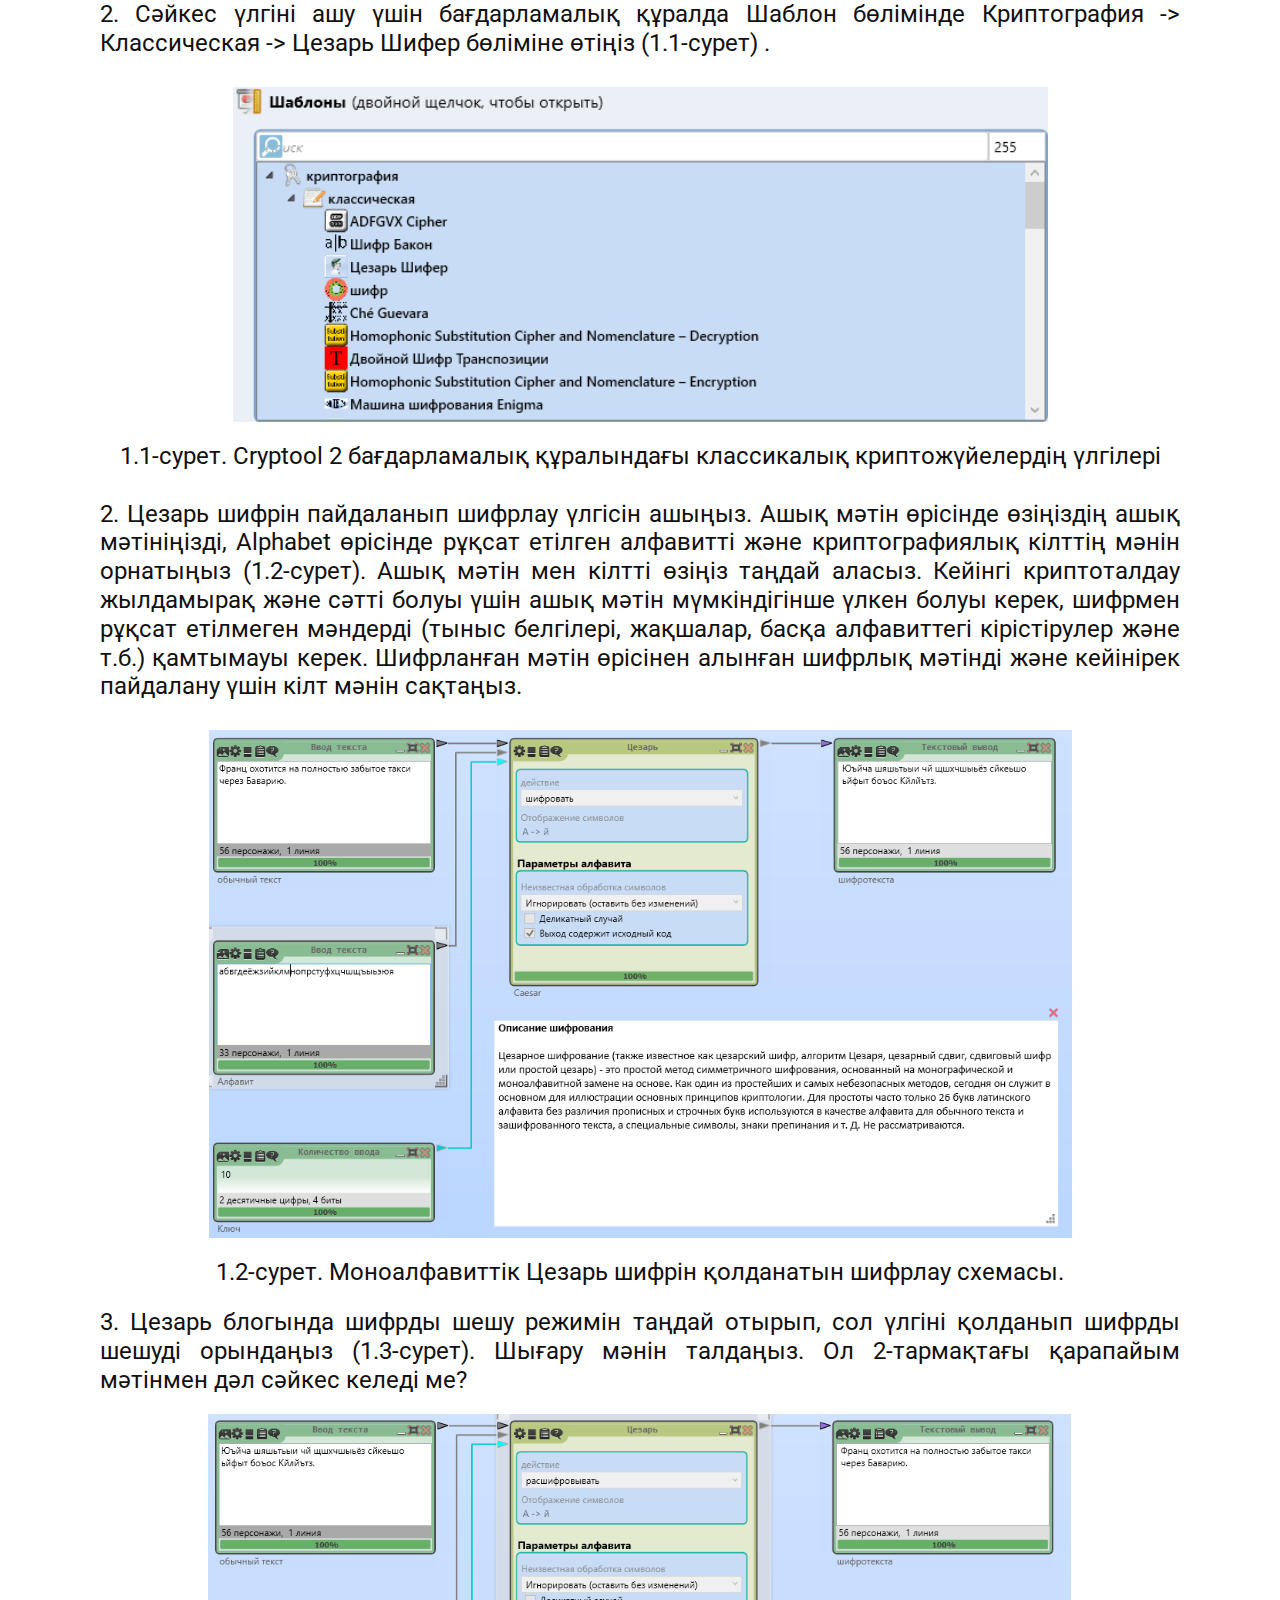
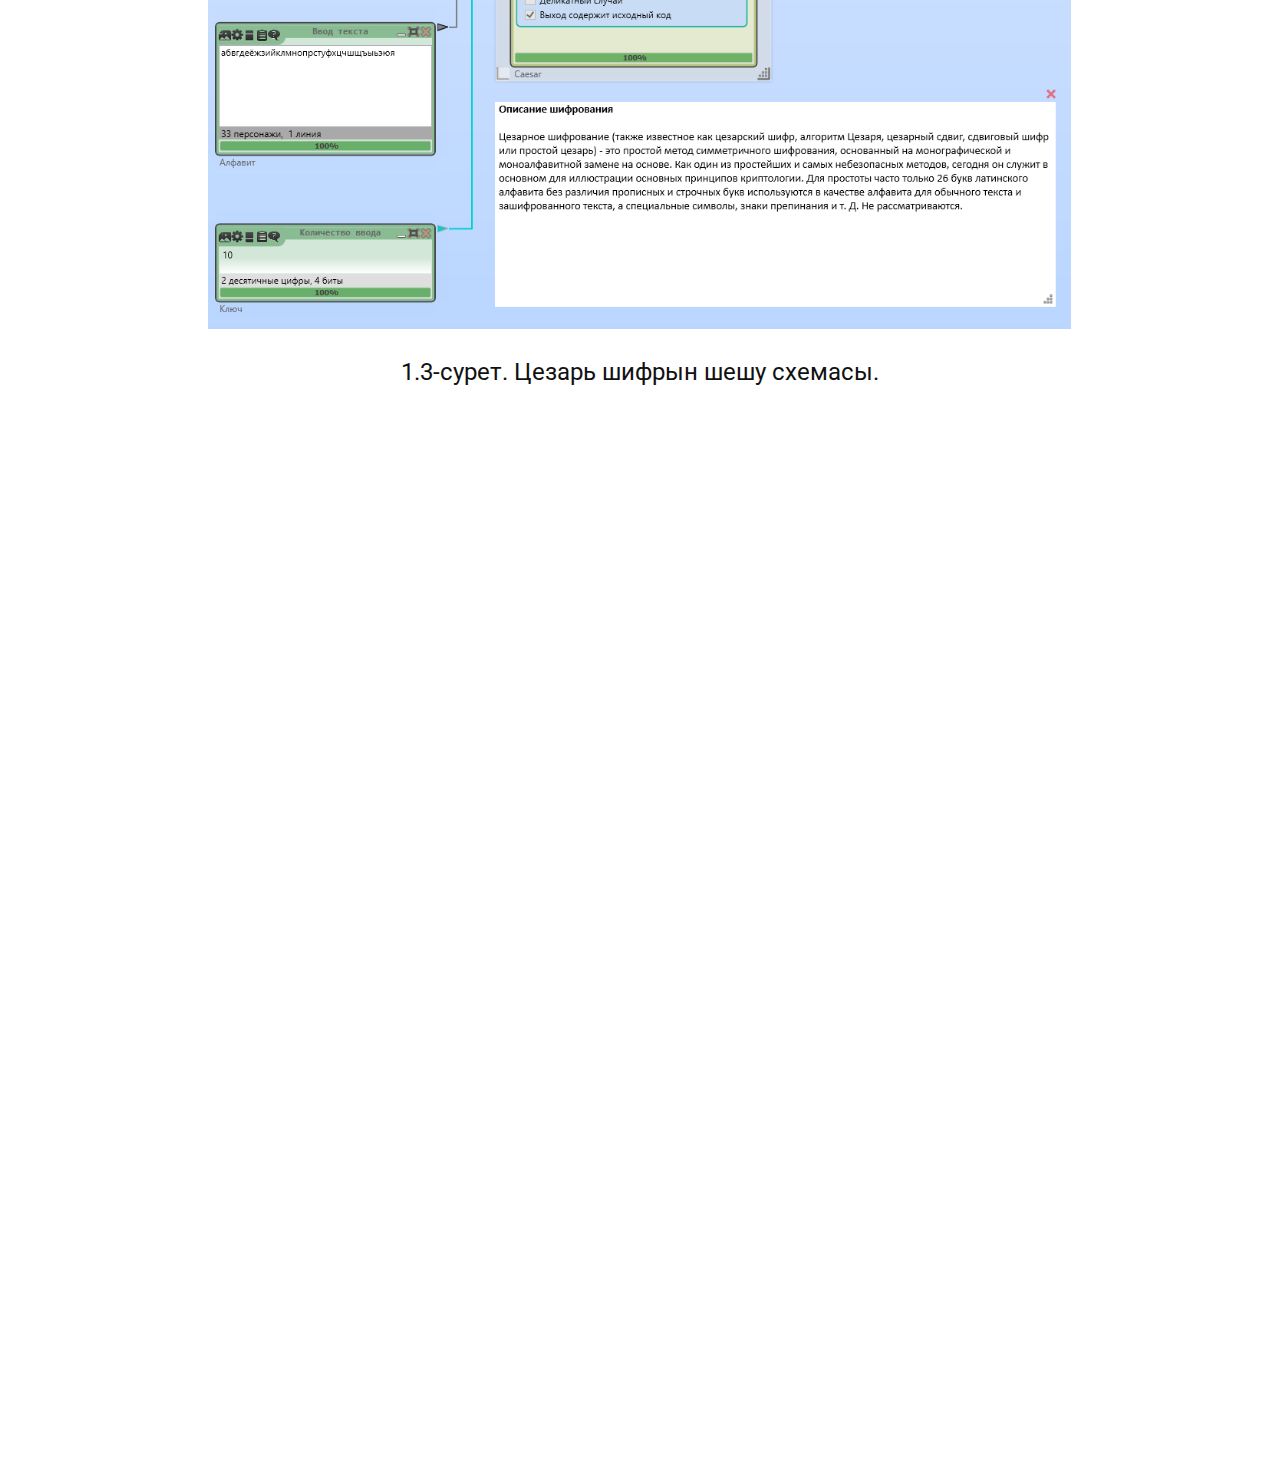
<file: Тапсырмалар/Cryptool2/Cryptool-2.html>
<!DOCTYPE html>
<html style="font-size: 16px;" lang="ru"><head>
    <meta name="viewport" content="width=device-width, initial-scale=1.0">
    <meta charset="utf-8">
    <meta name="keywords" content="Cryptool 2">
    <meta name="description" content="">
    <title>Cryptool 2</title>
    <link rel="stylesheet" href="nicepage.css" media="screen">
<link rel="stylesheet" href="Cryptool-2.css" media="screen">
    <script class="u-script" type="text/javascript" src="jquery.js" defer=""></script>
    <script class="u-script" type="text/javascript" src="nicepage.js" defer=""></script>
    <meta name="generator" content="Nicepage 5.8.2, nicepage.com">
    <link id="u-theme-google-font" rel="stylesheet" href="https://fonts.googleapis.com/css?family=Roboto:100,100i,300,300i,400,400i,500,500i,700,700i,900,900i|Open+Sans:300,300i,400,400i,500,500i,600,600i,700,700i,800,800i">
    <link id="u-page-google-font" rel="stylesheet" href="https://fonts.googleapis.com/css?family=Playfair+Display:400,400i,500,500i,600,600i,700,700i,800,800i,900,900i">
    
    
    
    <script type="application/ld+json">{
		"@context": "http://schema.org",
		"@type": "Organization",
		"name": ""
}</script>
    <meta name="theme-color" content="#478ac9">
    <meta property="og:title" content="Cryptool 2">
    <meta property="og:type" content="website">
  <meta data-intl-tel-input-cdn-path="intlTelInput/"></head>
  <body class="u-body u-xl-mode" data-lang="ru"><header class="u-clearfix u-header u-palette-1-light-3 u-sticky u-sticky-df25 u-header" id="sec-c0d6"><div class="u-clearfix u-sheet u-valign-middle u-sheet-1">
        <h1 class="u-custom-font u-text u-text-custom-color-1 u-text-default u-text-1">Cryptool 2</h1>
      </div></header>
    <section class="skrollable u-clearfix u-container-align-center u-image u-parallax u-section-1" id="sec-0ac5" data-image-width="1552" data-image-height="800">
      <div class="u-clearfix u-sheet u-sheet-1"></div>
    </section>
    <section class="u-align-left u-clearfix u-white u-section-2" id="sec-7aef">
      <div class="u-clearfix u-sheet u-sheet-1">
        <div class="u-expanded-width-lg u-expanded-width-md u-expanded-width-sm u-expanded-width-xl u-tab-links-align-justify u-tabs u-tabs-1">
          <ul class="u-spacing-30 u-tab-list u-unstyled" role="tablist">
            <li class="u-tab-item" role="presentation">
              <a class="active u-active-custom-color-1 u-button-style u-tab-link u-tab-link-1" id="link-tab-081f" href="#tab-081f" role="tab" aria-controls="tab-081f" aria-selected="true">1 тапсырма</a>
            </li>
            <li class="u-tab-item" role="presentation">
              <a class="u-active-custom-color-1 u-button-style u-tab-link u-tab-link-2" id="link-tab-4d57" href="#tab-4d57" role="tab" aria-controls="tab-4d57" aria-selected="false">2 тапсырма</a>
            </li>
            <li class="u-tab-item" role="presentation">
              <a class="u-active-custom-color-1 u-button-style u-tab-link u-tab-link-3" id="link-tab-e9ae" href="#tab-e9ae" role="tab" aria-controls="tab-e9ae" aria-selected="false">3 тапсырма</a>
            </li>
            <li class="u-tab-item u-tab-item-4" role="presentation">
              <a class="u-active-custom-color-1 u-button-style u-tab-link u-tab-link-4" id="tab-6219" href="#link-tab-6219" role="tab" aria-controls="link-tab-6219" aria-selected="false">4 тапсырма</a>
            </li>
          </ul>
          <div class="u-tab-content">
            <div class="u-container-style u-tab-active u-tab-pane" id="tab-081f" role="tabpanel" aria-labelledby="link-tab-081f">
              <div class="u-container-layout u-container-layout-1">
                <h3 class="u-align-center u-text u-text-default u-text-1"> Cryptool 2 бағдарламалық құралының көмегімен тарихи шифрларды талдау</h3>
                <h4 class="u-align-justify u-text u-text-default u-text-2">
                  <span style="font-weight: 700;">Практикалық жұмыстың мақсаты:</span> Cryptool 2 бағдарламалық құралын пайдаланып, тарихи шифрлардың жұмыс істеу принциптерін зерттеу, сонымен қатар олардың криптоталдауын жүргізу.
                </h4>
                <h4 class="u-align-justify u-text u-text-default u-text-3">
                  <span style="font-weight: 700;">Практикалық жұмыстың тапсырмалары</span>
                  <br>Cryptool 2 бағдарламасының функцияларын пайдалана отырып, келесі криптографиялық примитивтерді талдаңыз: <br>1. Цезарь шифры, ауыстыру және алмастыру шифрлары (моноалфавиттік шифрлардың мысалдары ретінде); <br>2. Vigenère шифры (полиалфавиттік шифрдың мысалы ретінде); <br>
                </h4>
                <h3 class="u-align-justify u-text u-text-default u-text-4">Жұмыстың орындалу тәртібі.</h3>
                <h4 class="u-align-justify u-text u-text-default u-text-5"> 1. CrypTool бағдарламалық құралында енгізілген криптожүйенің мысалы негізінде қарапайым мәтінді шифрлауды орындаңыз&nbsp;<br>2. Сәйкес үлгіні ашу үшін бағдарламалық құралда Шаблон бөлімінде Криптография -&gt; Классическая -&gt; Цезарь Шифер бөліміне өтіңіз (1.1-сурет) .
                </h4>
                <img class="u-image u-image-default u-image-1" src="images/461.png" alt="" data-image-width="713" data-image-height="293">
                <h4 class="u-align-justify u-text u-text-default u-text-6"> 1.1-сурет. Cryptool 2 бағдарламалық құралындағы классикалық криптожүйелердің үлгілері</h4>
                <h4 class="u-align-justify u-text u-text-default u-text-7"> 2. Цезарь шифрін пайдаланып шифрлау үлгісін ашыңыз. Ашық мәтін өрісінде өзіңіздің ашық мәтініңізді, Alphabet өрісінде рұқсат етілген алфавитті және криптографиялық кілттің мәнін орнатыңыз (1.2-сурет). Ашық мәтін мен кілтті өзіңіз таңдай аласыз. Кейінгі криптоталдау жылдамырақ және сәтті болуы үшін ашық мәтін мүмкіндігінше үлкен болуы керек, шифрмен рұқсат етілмеген мәндерді (тыныс белгілері, жақшалар, басқа алфавиттегі кірістірулер және т.б.) қамтымауы керек. Шифрланған мәтін өрісінен алынған шифрлық мәтінді және кейінірек пайдалану үшін кілт мәнін сақтаңыз.</h4>
                <img class="u-image u-image-default u-image-2" src="images/465.png" alt="" data-image-width="1119" data-image-height="659">
                <h4 class="u-align-justify u-text u-text-default u-text-8"> 1.2-сурет. Моноалфавиттік Цезарь шифрін қолданатын шифрлау схемасы.</h4>
                <h4 class="u-align-justify u-text u-text-default u-text-9"> 3. Цезарь блогында шифрды шешу режимін таңдай отырып, сол үлгіні қолданып шифрды шешуді орындаңыз (1.3-сурет). Шығару мәнін талдаңыз. Ол 2-тармақтағы қарапайым мәтінмен дәл сәйкес келеді ме?</h4>
                <img class="u-image u-image-default u-image-3" src="images/467.png" alt="" data-image-width="1125" data-image-height="671">
                <h4 class="u-align-justify u-text u-text-default u-text-10"> 1.3-сурет. Цезарь шифрын шешу схемасы.</h4>
              </div>
            </div>
            <div class="u-container-style u-tab-pane" id="tab-4d57" role="tabpanel" aria-labelledby="link-tab-4d57">
              <div class="u-container-layout u-valign-top-lg u-valign-top-md u-valign-top-sm u-valign-top-xl u-container-layout-2">
                <h3 class="u-align-center u-text u-text-11"> Блоктық симметриялық DES алгоритмінің негізгі құрылымдық элементтері</h3>
                <h4 class="u-align-justify u-text u-text-default-lg u-text-default-md u-text-default-sm u-text-default-xl u-text-12">
                  <span style="font-weight: 700;">Мақсаты</span>: DES алгоритмдерінің жұмыс істеуінің негізгі принциптерін оқып үйрену.
                </h4>
                <h3 class="u-align-justify u-text u-text-default u-text-13"> Жұмыстың орындалу тәртібі.</h3>
                <img class="u-image u-image-default u-preserve-proportions u-image-4" src="images/468.png" alt="" data-image-width="117" data-image-height="65">
                <h4 class="u-align-justify u-text u-text-default u-text-14">1.Ең алдымен жаңадан жоба ашыныз.</h4>
                <h4 class="u-align-justify u-text u-text-default u-text-15">2.<span style="font-weight: 700;">Инструменты </span>бөлімінен <span style="font-weight: 700;">ввод текста</span> құралын тауып алып жұмыс терезесіне төмендегі суретте көрсетілгендей орналастырыныз.
                </h4>
                <img class="u-image u-image-default u-image-5" src="images/470.png" alt="" data-image-width="273" data-image-height="35">
                <h4 class="u-align-justify u-text u-text-default u-text-16">Мәтінді енгізу құралы</h4>
                <img class="u-image u-image-default u-image-6" src="images/472.png" alt="" data-image-width="1467" data-image-height="803">
                <h4 class="u-align-justify u-text u-text-default u-text-17">Бағдарламаның<span style="font-style: italic;">
                    <span style="font-style: normal;"></span>
                  </span> жұмыс терезесі
                </h4>
                <h4 class="u-align-justify u-text u-text-default-lg u-text-default-md u-text-default-sm u-text-default-xl u-text-18">3. <span style="font-weight: 700;">Инструменты </span>бөлімінен <span style="font-weight: 700;">Строковый декодер</span> құралын алып әр мәтін енгізу жолына қойыныз(<span style="font-weight: 700;">Ввод текста</span>).&nbsp; <span style="font-weight: 700;">Строковый декодер</span> құралын екі рет басып,баптаудағы формат ввод бөлімін оналтылық форматқа өзгертініз.Бұл бізге тек оналтылық форматтағы мәтінді алу үшін қажет.
                </h4>
                <img class="u-image u-image-default u-image-7" src="images/474.png" alt="" data-image-width="441" data-image-height="183">
                <h4 class="u-align-justify u-text u-text-default u-text-19">Оналтылық форматқа өзгерту</h4>
                <img class="u-image u-image-default u-image-8" src="images/476.png" alt="" data-image-width="1371" data-image-height="573">
                <h4 class="u-align-justify u-text u-text-default u-text-20">Бағдарламаның жұмыс терезесі&nbsp;</h4>
                <h4 class="u-align-justify u-text u-text-default u-text-21">4. <span style="font-weight: 700;">Современные шифры</span> бөлімінен&nbsp;<span style="font-weight: 700;">DESVisualization</span> құралын жұмыс терезесіне қойыныз.Бұл мәтінді шифрлау үшін қажет.&nbsp;
                </h4>
                <h4 class="u-align-justify u-text u-text-default u-text-22">5. <span style="font-weight: 700;">Инструменты</span> бөлімінен <span style="font-weight: 700;">Текстовой вывод</span> құралын төмендегідей орналастырыныз.Бұл бізге шифланған мәтінді шығару үшін қажет.Барлық құралдарды төмендегідей бір-бірімен қосыныз.
                </h4>
                <img class="u-image u-image-default u-image-9" src="images/478.png" alt="" data-image-width="1546" data-image-height="745">
                <h4 class="u-align-center-xs u-align-justify-lg u-align-justify-md u-align-justify-sm u-align-justify-xl u-text u-text-default-lg u-text-default-md u-text-default-sm u-text-default-xl u-text-23">Cryptool 2 бағдарламасында DES шифрлау алгоритмінің орындалуы</h4>
                <h4 class="u-align-justify u-text u-text-default u-text-24">6. <span style="font-weight: 700;">Ввод текста</span> құралына мәтіндерді енгізуіміз қажет.Бірінші орналасқан құралға шифрланатын мәтінді,ал екіншісіне кілтті енгіземіз.Енгізіп болған сон жоғарыда орналасқан <span style="font-weight: 700;">Играть </span>батырмасын басыныз.<span style="font-weight: 700;">DESVisualization </span>құралы арқылы шифрлау әр қадамы қалай орындалғанын көре аламыз.&nbsp;
                </h4>
                <img class="u-image u-image-default u-image-10" src="images/480.png" alt="" data-image-width="1593" data-image-height="622">
                <h4 class="u-align-center-xs u-align-justify-lg u-align-justify-md u-align-justify-sm u-align-justify-xl u-text u-text-default-lg u-text-default-md u-text-default-sm u-text-default-xl u-text-25"> Cryptool 2 бағдарламасында DES шиф<span style="font-style: italic;"></span>рлау алгоритмінің орындалу процесі
                </h4>
              </div>
            </div>
            <div class="u-container-style u-tab-pane u-tab-pane-3" id="tab-e9ae" role="tabpanel" aria-labelledby="link-tab-e9ae">
              <div class="u-container-layout u-container-layout-3">
                <h3 class="u-align-center u-text u-text-default u-text-26"> AES алгоритмінің негізгі құрылымдық элементтері</h3>
                <h4 class="u-align-justify u-text u-text-default u-text-27">
                  <span style="font-weight: 700;">Мақсаты</span>: AES алгоритмдерінің жұмыс істеуінің негізгі принциптерін оқып үйрену.
                </h4>
                <h3 class="u-align-justify u-text u-text-default u-text-28"> Жұмыстың орындалу тәртібі.</h3>
                <img class="u-image u-image-default u-preserve-proportions u-image-11" src="images/468.png" alt="" data-image-width="117" data-image-height="65">
                <h4 class="u-align-justify u-text u-text-default u-text-29">1.Ең алдымен жаңадан жоба ашыныз.</h4>
                <h4 class="u-align-justify u-text u-text-default u-text-30">2.<span style="font-weight: 700;">Инструменты </span>бөлімінен <span style="font-weight: 700;">ввод текста</span> құралын тауып алып жұмыс терезесіне төмендегі суретте көрсетілгендей орналастырыныз.
                </h4>
                <img class="u-image u-image-default u-image-12" src="images/470.png" alt="" data-image-width="273" data-image-height="35">
                <h4 class="u-align-justify u-text u-text-default u-text-31">Мәтінді енгізу құралы</h4>
                <img class="u-image u-image-default u-image-13" src="images/472.png" alt="" data-image-width="1467" data-image-height="803">
                <h4 class="u-align-justify u-text u-text-default u-text-32">Бағдарламаның<span style="font-style: italic;">
                    <span style="font-style: normal;"></span>
                  </span> жұмыс терезесі
                </h4>
                <h4 class="u-align-justify u-text u-text-default u-text-33">3. <span style="font-weight: 700;">Инструменты </span>бөлімінен <span style="font-weight: 700;">Строковый декодер</span> құралын алып әр мәтін енгізу жолына қойыныз(<span style="font-weight: 700;">Ввод текста</span>).<span style="font-weight: 700;">Строковый декодер</span> құралын екі рет басып,баптаудағы формат ввод бөлімін оналтылық форматқа өзгертініз.Бұл бізге тек оналтылық форматтағы мәтінді алу үшін қажет.
                </h4>
                <img class="u-image u-image-default u-image-14" src="images/474.png" alt="" data-image-width="441" data-image-height="183">
                <h4 class="u-align-center-xs u-align-justify-lg u-align-justify-md u-align-justify-sm u-align-justify-xl u-text u-text-default u-text-34">Оналтылық форматқа өзгерту</h4>
                <img class="u-image u-image-default u-image-15" src="images/476.png" alt="" data-image-width="1371" data-image-height="573">
                <h4 class="u-align-center-xs u-align-justify-lg u-align-justify-md u-align-justify-sm u-align-justify-xl u-text u-text-default u-text-35">Бағдарламаның жұмыс терезесі&nbsp;</h4>
                <h4 class="u-align-justify u-text u-text-default u-text-36">4. <span style="font-weight: 700;">Современные шифры</span> бөлімінен <span style="font-weight: 700;"> A</span>
                  <span style="font-weight: 700;">ESVisualization</span> құралын жұмыс терезесіне қойыныз.Бұл мәтінді шифрлау үшін қажет.&nbsp;
                </h4>
                <h4 class="u-align-justify u-text u-text-default u-text-37">5. <span style="font-weight: 700;">Инструменты</span> бөлімінен <span style="font-weight: 700;">Текстовой вывод</span> құралын төмендегідей орналастырыныз.Бұл бізге шифланған мәтінді шығару үшін қажет.Барлық құралдарды төмендегідей бір-бірімен қосыныз.
                </h4>
                <img class="u-image u-image-16" src="images/482.png" data-image-width="1600" data-image-height="604">
                <h4 class="u-align-center-xs u-align-justify-lg u-align-justify-md u-align-justify-sm u-align-justify-xl u-text u-text-default u-text-38">Cryptool 2 бағдарламасында AES шифрлау алгоритмінің орындалуы</h4>
                <h4 class="u-align-justify u-text u-text-default u-text-39">6. <span style="font-weight: 700;">Ввод текста</span> құралына мәтіндерді енгізуіміз қажет.Бірінші орналасқан құралға шифрланатын мәтінді,ал екіншісіне кілтті енгіземіз.Енгізіп болған сон жоғарыда орналасқан <span style="font-weight: 700;">Играть </span>батырмасын басыныз.<span style="font-weight: 700;">AESVisualization </span>құралы арқылы шифрлау әр қадамы қалай орындалғанын көре аламыз.&nbsp;
                </h4>
                <img class="u-image u-image-default u-image-17" src="images/484.png" alt="" data-image-width="1251" data-image-height="498">
                <h4 class="u-align-center-xs u-align-justify-lg u-align-justify-md u-align-justify-sm u-align-justify-xl u-text u-text-default u-text-40"> Cryptool 2 бағдарламасында AES шиф<span style="font-style: italic;"></span>рлау алгоритмінің орындалу процесі
                </h4>
              </div>
            </div>
            <div class="u-container-style u-tab-pane u-tab-pane-4" id="link-tab-6219" role="tabpanel" aria-labelledby="tab-6219">
              <div class="u-container-layout u-container-layout-4">
                <h3 class="u-align-center u-text u-text-41"> Асимметриялық криптожүйелер</h3>
                <h4 class="u-align-justify u-text u-text-42">
                  <span style="font-weight: 700;">Мақсаты</span>: мысал ретінде RSA алгоритмін пайдалана отырып, асимметриялық криптожүйелердің жұмыс істеуінің негізгі принциптерін зерттеу.
                </h4>
                <h3 class="u-align-justify u-text u-text-43">Жұмыстың орындалу тәртібі.</h3>
                <h4 class="u-align-justify u-text u-text-44"> 1.Ең алдымен жаңадан жоба ашыныз.</h4>
                <h4 class="u-align-justify u-text u-text-45"> 2.<span style="font-weight: 700;">Инструменты </span>бөлімінен <span style="font-weight: 700;">ввод текста</span> құралын тауып алып жұмыс терезесіне төмендегі суретте көрсетілгендей орналастырыныз.
                </h4>
                <img class="u-image u-image-default u-image-18" src="images/486.png" alt="" data-image-width="1512" data-image-height="749">
                <h4 class="u-align-center u-text u-text-46"> Бағдарламаның​​ жұмыс терезесі</h4>
                <h4 class="u-align-justify u-text u-text-default u-text-47">3. <span style="font-weight: 700;">Современные шифры</span> бөлімінен <b>Генератор ключей RSA</b>&nbsp;құралын жұмыс терезесіне қойыныз.Бұл кілтті баптау үшін қажет және оны төмендегідей баптаныз.
                </h4>
                <img class="u-image u-image-default u-image-19" src="images/488.png" alt="" data-image-width="482" data-image-height="191">
                <h4 class="u-align-justify u-text u-text-default u-text-48">RSA кілттер генераторын баптау</h4>
                <h4 class="u-align-justify u-text u-text-default u-text-49">4. <span style="font-weight: 700;">Современные шифры</span> бөлімінен <span style="font-weight: 700;"> RSA</span>&nbsp;құралын жұмыс терезесіне қойыныз.Бұл мәтінді шифрлау үшін қажет.&nbsp;
                </h4>
                <h4 class="u-align-justify u-text u-text-default u-text-50">5. <span style="font-weight: 700;">Инструменты</span> бөлімінен <span style="font-weight: 700;">Текстовой вывод</span> құралын төмендегідей орналастырыныз.Бұл бізге шифланған мәтінді шығару үшін қажет.Барлық құралдарды төмендегідей бір-бірімен қосыныз.
                </h4>
                <img class="u-image u-image-default u-image-20" src="images/490.png" alt="" data-image-width="1410" data-image-height="683">
                <h4 class="u-align-center-xs u-align-justify-lg u-align-justify-md u-align-justify-sm u-align-justify-xl u-text u-text-default u-text-51"> Cryptool 2 бағдарламасында RSA шифрлау алгоритмінің орындалуы</h4>
                <h4 class="u-align-justify u-text u-text-default u-text-52">5. Мәтінді енгізу жолына өзініз қалаған мәтінді енгізіп,Играть басу арқылы мәтінді шифрланыз.</h4>
                <img class="u-image u-image-default u-image-21" src="images/492.png" alt="" data-image-width="1376" data-image-height="675">
                <h4 class="u-align-center-xs u-align-justify-lg u-align-justify-md u-align-justify-sm u-align-justify-xl u-text u-text-default u-text-53"> Cryptool 2 бағдарламасында RSA шифрлау алгоритмінің орындалуы</h4>
              </div>
            </div>
          </div>
        </div>
      </div>
    </section>
    
    
    
  
</body></html>
</file>
